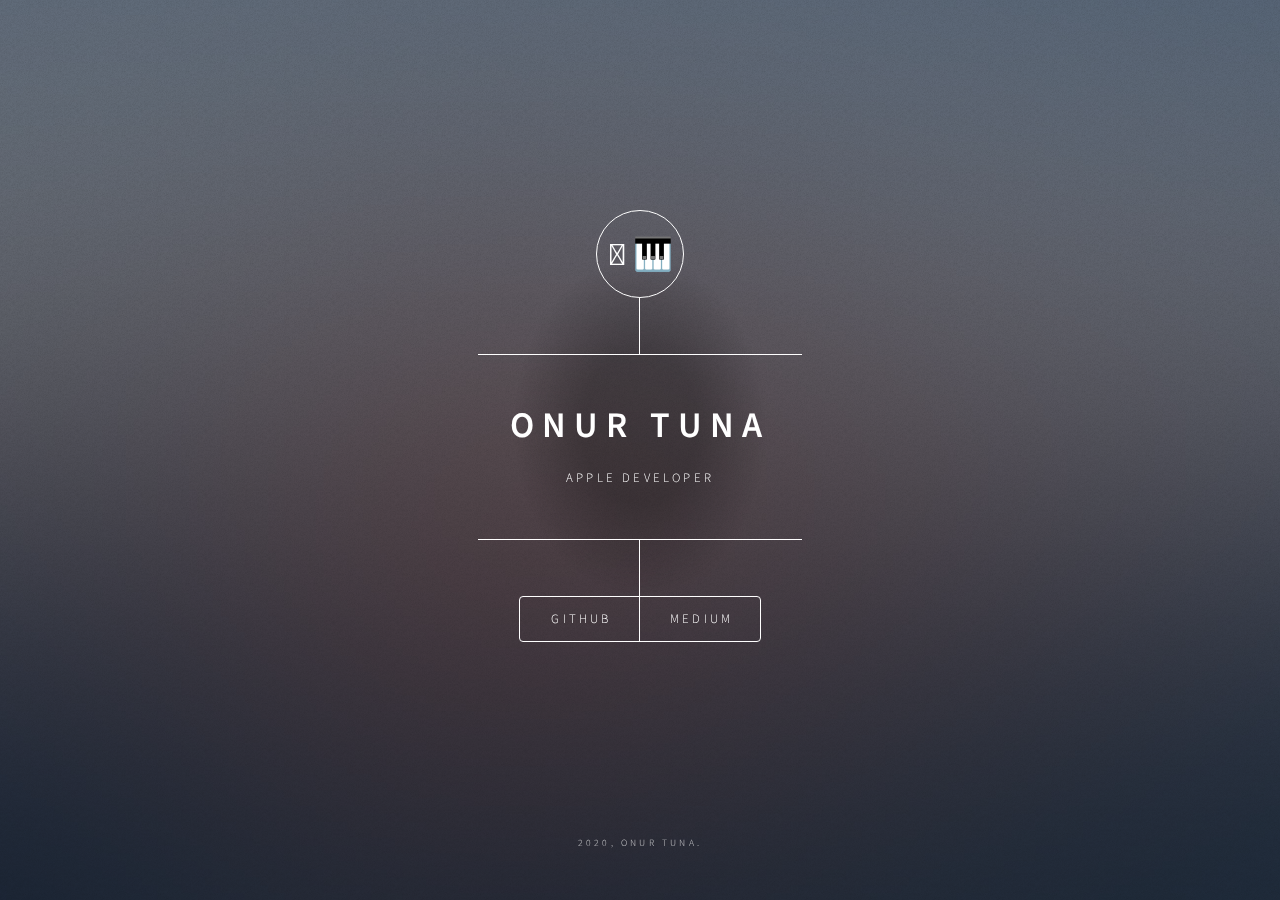
<file: index.html>
<!DOCTYPE HTML>
<!--
	Dimension by HTML5 UP
	html5up.net | @ajlkn
	Free for personal and commercial use under the CCA 3.0 license (html5up.net/license)
-->
<html>
	<head>
		<title>Onur Tuna</title>
		<meta charset="utf-8" />
		<meta name="viewport" content="width=device-width, initial-scale=1, user-scalable=no" />
		<link rel="stylesheet" href="assets/css/main.css" />
		<noscript><link rel="stylesheet" href="assets/css/noscript.css" /></noscript>
	</head>
	<body class="is-preload">

		<!-- Wrapper -->
			<div id="wrapper">

				<!-- Header -->
					<header id="header">
						<div class="logo">
							<p style="font-size: 200%"> 🎹</p>
						</div>
						<!--
						<div class="logo">
							<span class="icon fa-apple"></span>
						</div>
						-->
						<div class="content">
								
							<div class="inner">
								<h1>Onur Tuna</h1>
								<p>Apple Developer</p>
							</div>
						</div>
						<nav>
							<ul>
								<li><a href="https://github.com/onurtuna">Github</a></li>
								<li><a href="https://medium.com/@onurtuna">Medium</a></li>
								<!--<li><a href="#elements">Elements</a></li>-->
							</ul>
						</nav>
					</header>

				<!-- Main -->
					<div id="main">

						<!-- Intro -->
							<article id="intro">
								<h2 class="major">Intro</h2>
								<span class="image main"><img src="images/pic01.jpg" alt="" /></span>
								<p>Aenean ornare velit lacus, ac varius enim ullamcorper eu. Proin aliquam facilisis ante interdum congue. Integer mollis, nisl amet convallis, porttitor magna ullamcorper, amet egestas mauris. Ut magna finibus nisi nec lacinia. Nam maximus erat id euismod egestas. By the way, check out my <a href="#work">awesome work</a>.</p>
								<p>Lorem ipsum dolor sit amet, consectetur adipiscing elit. Duis dapibus rutrum facilisis. Class aptent taciti sociosqu ad litora torquent per conubia nostra, per inceptos himenaeos. Etiam tristique libero eu nibh porttitor fermentum. Nullam venenatis erat id vehicula viverra. Nunc ultrices eros ut ultricies condimentum. Mauris risus lacus, blandit sit amet venenatis non, bibendum vitae dolor. Nunc lorem mauris, fringilla in aliquam at, euismod in lectus. Pellentesque habitant morbi tristique senectus et netus et malesuada fames ac turpis egestas. In non lorem sit amet elit placerat maximus. Pellentesque aliquam maximus risus, vel sed vehicula.</p>
							</article>

						<!-- Work -->
							<article id="work">
								<h2 class="major">Work</h2>
								<span class="image main"><img src="images/pic02.jpg" alt="" /></span>
								<p>Adipiscing magna sed dolor elit. Praesent eleifend dignissim arcu, at eleifend sapien imperdiet ac. Aliquam erat volutpat. Praesent urna nisi, fringila lorem et vehicula lacinia quam. Integer sollicitudin mauris nec lorem luctus ultrices.</p>
								<p>Nullam et orci eu lorem consequat tincidunt vivamus et sagittis libero. Mauris aliquet magna magna sed nunc rhoncus pharetra. Pellentesque condimentum sem. In efficitur ligula tate urna. Maecenas laoreet massa vel lacinia pellentesque lorem ipsum dolor. Nullam et orci eu lorem consequat tincidunt. Vivamus et sagittis libero. Mauris aliquet magna magna sed nunc rhoncus amet feugiat tempus.</p>
							</article>

						<!-- About -->
							<article id="about">
								<h2 class="major">About</h2>
								<span class="image main"><img src="images/pic03.jpg" alt="" /></span>
								<p>Lorem ipsum dolor sit amet, consectetur et adipiscing elit. Praesent eleifend dignissim arcu, at eleifend sapien imperdiet ac. Aliquam erat volutpat. Praesent urna nisi, fringila lorem et vehicula lacinia quam. Integer sollicitudin mauris nec lorem luctus ultrices. Aliquam libero et malesuada fames ac ante ipsum primis in faucibus. Cras viverra ligula sit amet ex mollis mattis lorem ipsum dolor sit amet.</p>
							</article>

						<!-- Contact -->
							<article id="contact">
								<h2 class="major">Contact</h2>
								<form method="post" action="#">
									<div class="fields">
										<div class="field half">
											<label for="name">Name</label>
											<input type="text" name="name" id="name" />
										</div>
										<div class="field half">
											<label for="email">Email</label>
											<input type="text" name="email" id="email" />
										</div>
										<div class="field">
											<label for="message">Message</label>
											<textarea name="message" id="message" rows="4"></textarea>
										</div>
									</div>
									<ul class="actions">
										<li><input type="submit" value="Send Message" class="primary" /></li>
										<li><input type="reset" value="Reset" /></li>
									</ul>
								</form>
								<ul class="icons">
									<li><a href="#" class="icon brands fa-twitter"><span class="label">Twitter</span></a></li>
									<li><a href="#" class="icon brands fa-facebook-f"><span class="label">Facebook</span></a></li>
									<li><a href="#" class="icon brands fa-instagram"><span class="label">Instagram</span></a></li>
									<li><a href="#" class="icon brands fa-github"><span class="label">GitHub</span></a></li>
								</ul>
							</article>

						<!-- Elements -->
							<article id="elements">
								<h2 class="major">Elements</h2>

								<section>
									<h3 class="major">Text</h3>
									<p>This is <b>bold</b> and this is <strong>strong</strong>. This is <i>italic</i> and this is <em>emphasized</em>.
									This is <sup>superscript</sup> text and this is <sub>subscript</sub> text.
									This is <u>underlined</u> and this is code: <code>for (;;) { ... }</code>. Finally, <a href="#">this is a link</a>.</p>
									<hr />
									<h2>Heading Level 2</h2>
									<h3>Heading Level 3</h3>
									<h4>Heading Level 4</h4>
									<h5>Heading Level 5</h5>
									<h6>Heading Level 6</h6>
									<hr />
									<h4>Blockquote</h4>
									<blockquote>Fringilla nisl. Donec accumsan interdum nisi, quis tincidunt felis sagittis eget tempus euismod. Vestibulum ante ipsum primis in faucibus vestibulum. Blandit adipiscing eu felis iaculis volutpat ac adipiscing accumsan faucibus. Vestibulum ante ipsum primis in faucibus lorem ipsum dolor sit amet nullam adipiscing eu felis.</blockquote>
									<h4>Preformatted</h4>
									<pre><code>i = 0;

while (!deck.isInOrder()) {
    print 'Iteration ' + i;
    deck.shuffle();
    i++;
}

print 'It took ' + i + ' iterations to sort the deck.';</code></pre>
								</section>

								<section>
									<h3 class="major">Lists</h3>

									<h4>Unordered</h4>
									<ul>
										<li>Dolor pulvinar etiam.</li>
										<li>Sagittis adipiscing.</li>
										<li>Felis enim feugiat.</li>
									</ul>

									<h4>Alternate</h4>
									<ul class="alt">
										<li>Dolor pulvinar etiam.</li>
										<li>Sagittis adipiscing.</li>
										<li>Felis enim feugiat.</li>
									</ul>

									<h4>Ordered</h4>
									<ol>
										<li>Dolor pulvinar etiam.</li>
										<li>Etiam vel felis viverra.</li>
										<li>Felis enim feugiat.</li>
										<li>Dolor pulvinar etiam.</li>
										<li>Etiam vel felis lorem.</li>
										<li>Felis enim et feugiat.</li>
									</ol>
									<h4>Icons</h4>
									<ul class="icons">
										<li><a href="#" class="icon brands fa-twitter"><span class="label">Twitter</span></a></li>
										<li><a href="#" class="icon brands fa-facebook-f"><span class="label">Facebook</span></a></li>
										<li><a href="#" class="icon brands fa-instagram"><span class="label">Instagram</span></a></li>
										<li><a href="#" class="icon brands fa-github"><span class="label">Github</span></a></li>
									</ul>

									<h4>Actions</h4>
									<ul class="actions">
										<li><a href="#" class="button primary">Default</a></li>
										<li><a href="#" class="button">Default</a></li>
									</ul>
									<ul class="actions stacked">
										<li><a href="#" class="button primary">Default</a></li>
										<li><a href="#" class="button">Default</a></li>
									</ul>
								</section>

								<section>
									<h3 class="major">Table</h3>
									<h4>Default</h4>
									<div class="table-wrapper">
										<table>
											<thead>
												<tr>
													<th>Name</th>
													<th>Description</th>
													<th>Price</th>
												</tr>
											</thead>
											<tbody>
												<tr>
													<td>Item One</td>
													<td>Ante turpis integer aliquet porttitor.</td>
													<td>29.99</td>
												</tr>
												<tr>
													<td>Item Two</td>
													<td>Vis ac commodo adipiscing arcu aliquet.</td>
													<td>19.99</td>
												</tr>
												<tr>
													<td>Item Three</td>
													<td> Morbi faucibus arcu accumsan lorem.</td>
													<td>29.99</td>
												</tr>
												<tr>
													<td>Item Four</td>
													<td>Vitae integer tempus condimentum.</td>
													<td>19.99</td>
												</tr>
												<tr>
													<td>Item Five</td>
													<td>Ante turpis integer aliquet porttitor.</td>
													<td>29.99</td>
												</tr>
											</tbody>
											<tfoot>
												<tr>
													<td colspan="2"></td>
													<td>100.00</td>
												</tr>
											</tfoot>
										</table>
									</div>

									<h4>Alternate</h4>
									<div class="table-wrapper">
										<table class="alt">
											<thead>
												<tr>
													<th>Name</th>
													<th>Description</th>
													<th>Price</th>
												</tr>
											</thead>
											<tbody>
												<tr>
													<td>Item One</td>
													<td>Ante turpis integer aliquet porttitor.</td>
													<td>29.99</td>
												</tr>
												<tr>
													<td>Item Two</td>
													<td>Vis ac commodo adipiscing arcu aliquet.</td>
													<td>19.99</td>
												</tr>
												<tr>
													<td>Item Three</td>
													<td> Morbi faucibus arcu accumsan lorem.</td>
													<td>29.99</td>
												</tr>
												<tr>
													<td>Item Four</td>
													<td>Vitae integer tempus condimentum.</td>
													<td>19.99</td>
												</tr>
												<tr>
													<td>Item Five</td>
													<td>Ante turpis integer aliquet porttitor.</td>
													<td>29.99</td>
												</tr>
											</tbody>
											<tfoot>
												<tr>
													<td colspan="2"></td>
													<td>100.00</td>
												</tr>
											</tfoot>
										</table>
									</div>
								</section>

								<section>
									<h3 class="major">Buttons</h3>
									<ul class="actions">
										<li><a href="#" class="button primary">Primary</a></li>
										<li><a href="#" class="button">Default</a></li>
									</ul>
									<ul class="actions">
										<li><a href="#" class="button">Default</a></li>
										<li><a href="#" class="button small">Small</a></li>
									</ul>
									<ul class="actions">
										<li><a href="#" class="button primary icon solid fa-download">Icon</a></li>
										<li><a href="#" class="button icon solid fa-download">Icon</a></li>
									</ul>
									<ul class="actions">
										<li><span class="button primary disabled">Disabled</span></li>
										<li><span class="button disabled">Disabled</span></li>
									</ul>
								</section>

								<section>
									<h3 class="major">Form</h3>
									<form method="post" action="#">
										<div class="fields">
											<div class="field half">
												<label for="demo-name">Name</label>
												<input type="text" name="demo-name" id="demo-name" value="" placeholder="Jane Doe" />
											</div>
											<div class="field half">
												<label for="demo-email">Email</label>
												<input type="email" name="demo-email" id="demo-email" value="" placeholder="jane@untitled.tld" />
											</div>
											<div class="field">
												<label for="demo-category">Category</label>
												<select name="demo-category" id="demo-category">
													<option value="">-</option>
													<option value="1">Manufacturing</option>
													<option value="1">Shipping</option>
													<option value="1">Administration</option>
													<option value="1">Human Resources</option>
												</select>
											</div>
											<div class="field half">
												<input type="radio" id="demo-priority-low" name="demo-priority" checked>
												<label for="demo-priority-low">Low</label>
											</div>
											<div class="field half">
												<input type="radio" id="demo-priority-high" name="demo-priority">
												<label for="demo-priority-high">High</label>
											</div>
											<div class="field half">
												<input type="checkbox" id="demo-copy" name="demo-copy">
												<label for="demo-copy">Email me a copy</label>
											</div>
											<div class="field half">
												<input type="checkbox" id="demo-human" name="demo-human" checked>
												<label for="demo-human">Not a robot</label>
											</div>
											<div class="field">
												<label for="demo-message">Message</label>
												<textarea name="demo-message" id="demo-message" placeholder="Enter your message" rows="6"></textarea>
											</div>
										</div>
										<ul class="actions">
											<li><input type="submit" value="Send Message" class="primary" /></li>
											<li><input type="reset" value="Reset" /></li>
										</ul>
									</form>
								</section>

							</article>

					</div>

				<!-- Footer -->
					<footer id="footer">
						<p class="copyright">2020, Onur Tuna</a>.</p>
					</footer>

			</div>

		<!-- BG -->
			<div id="bg"></div>

		<!-- Scripts -->
			<script src="assets/js/jquery.min.js"></script>
			<script src="assets/js/browser.min.js"></script>
			<script src="assets/js/breakpoints.min.js"></script>
			<script src="assets/js/util.js"></script>
			<script src="assets/js/main.js"></script>

	</body>
</html>
</file>
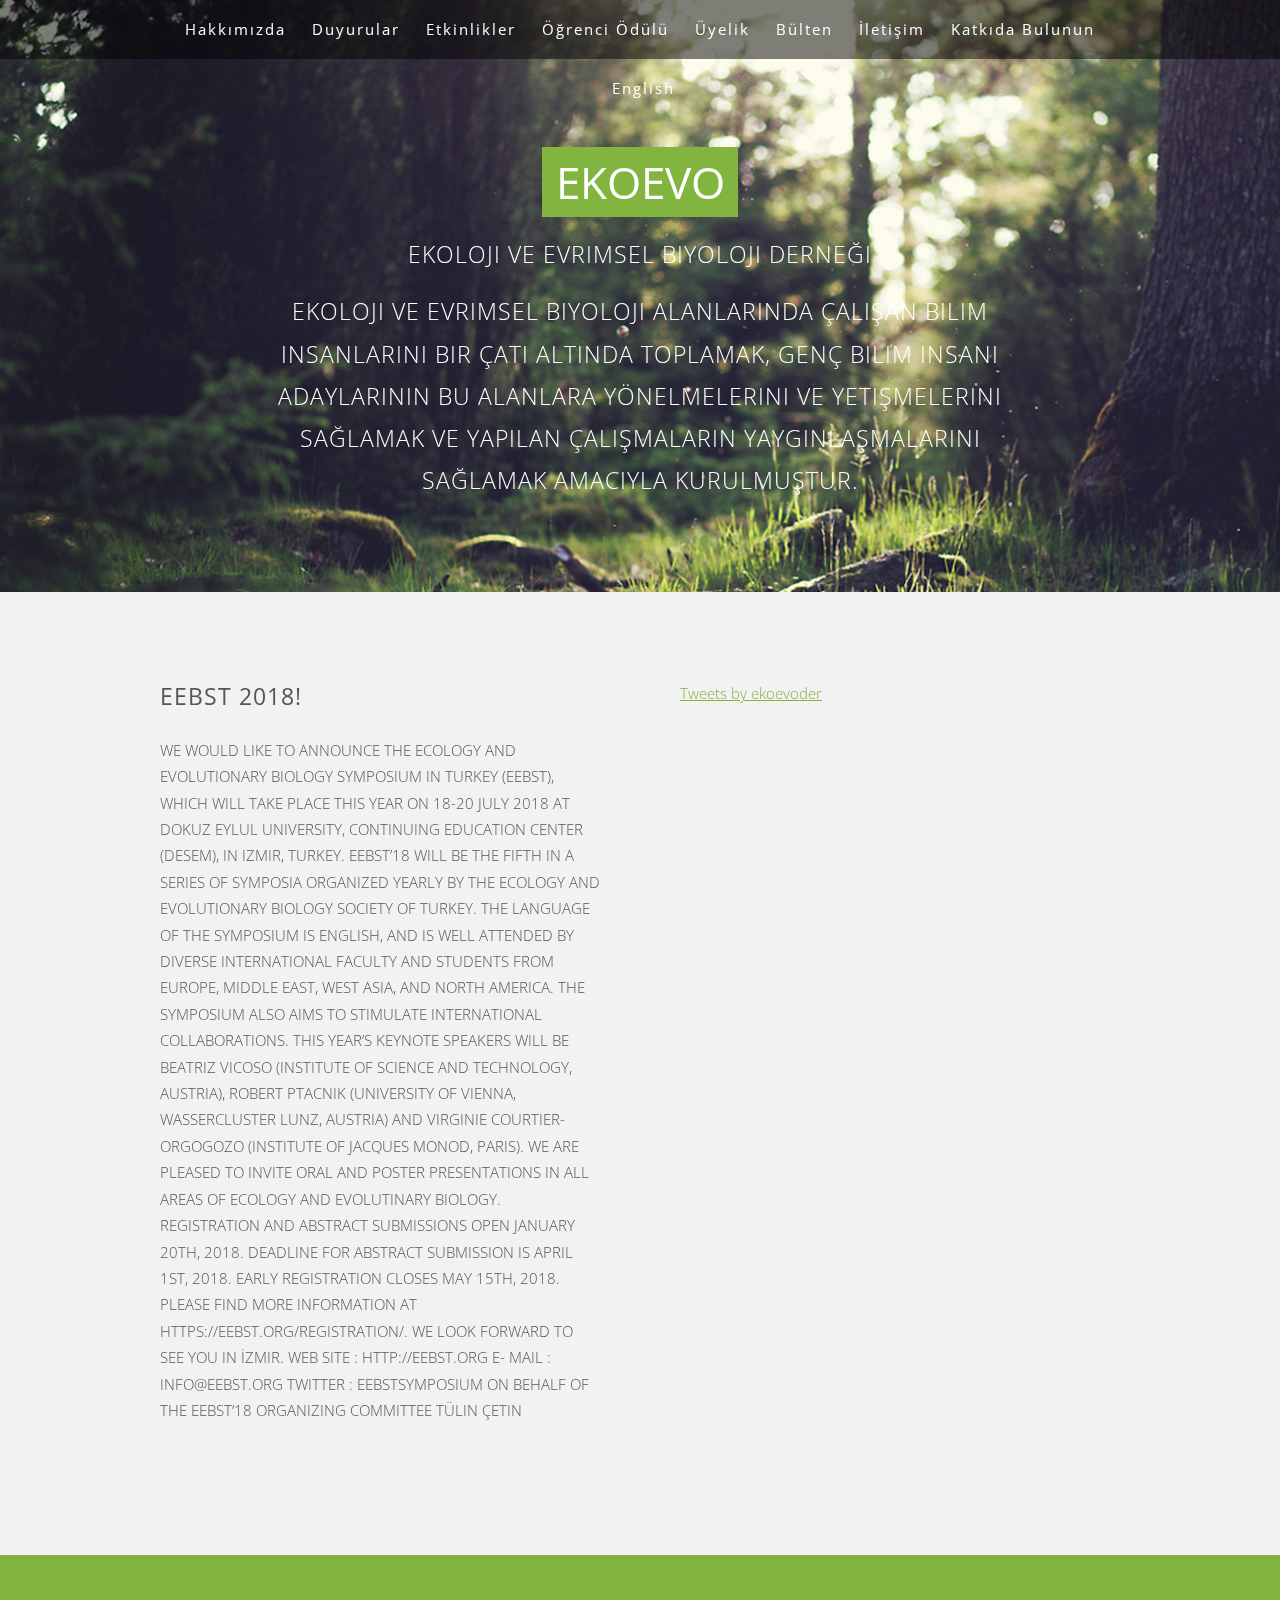
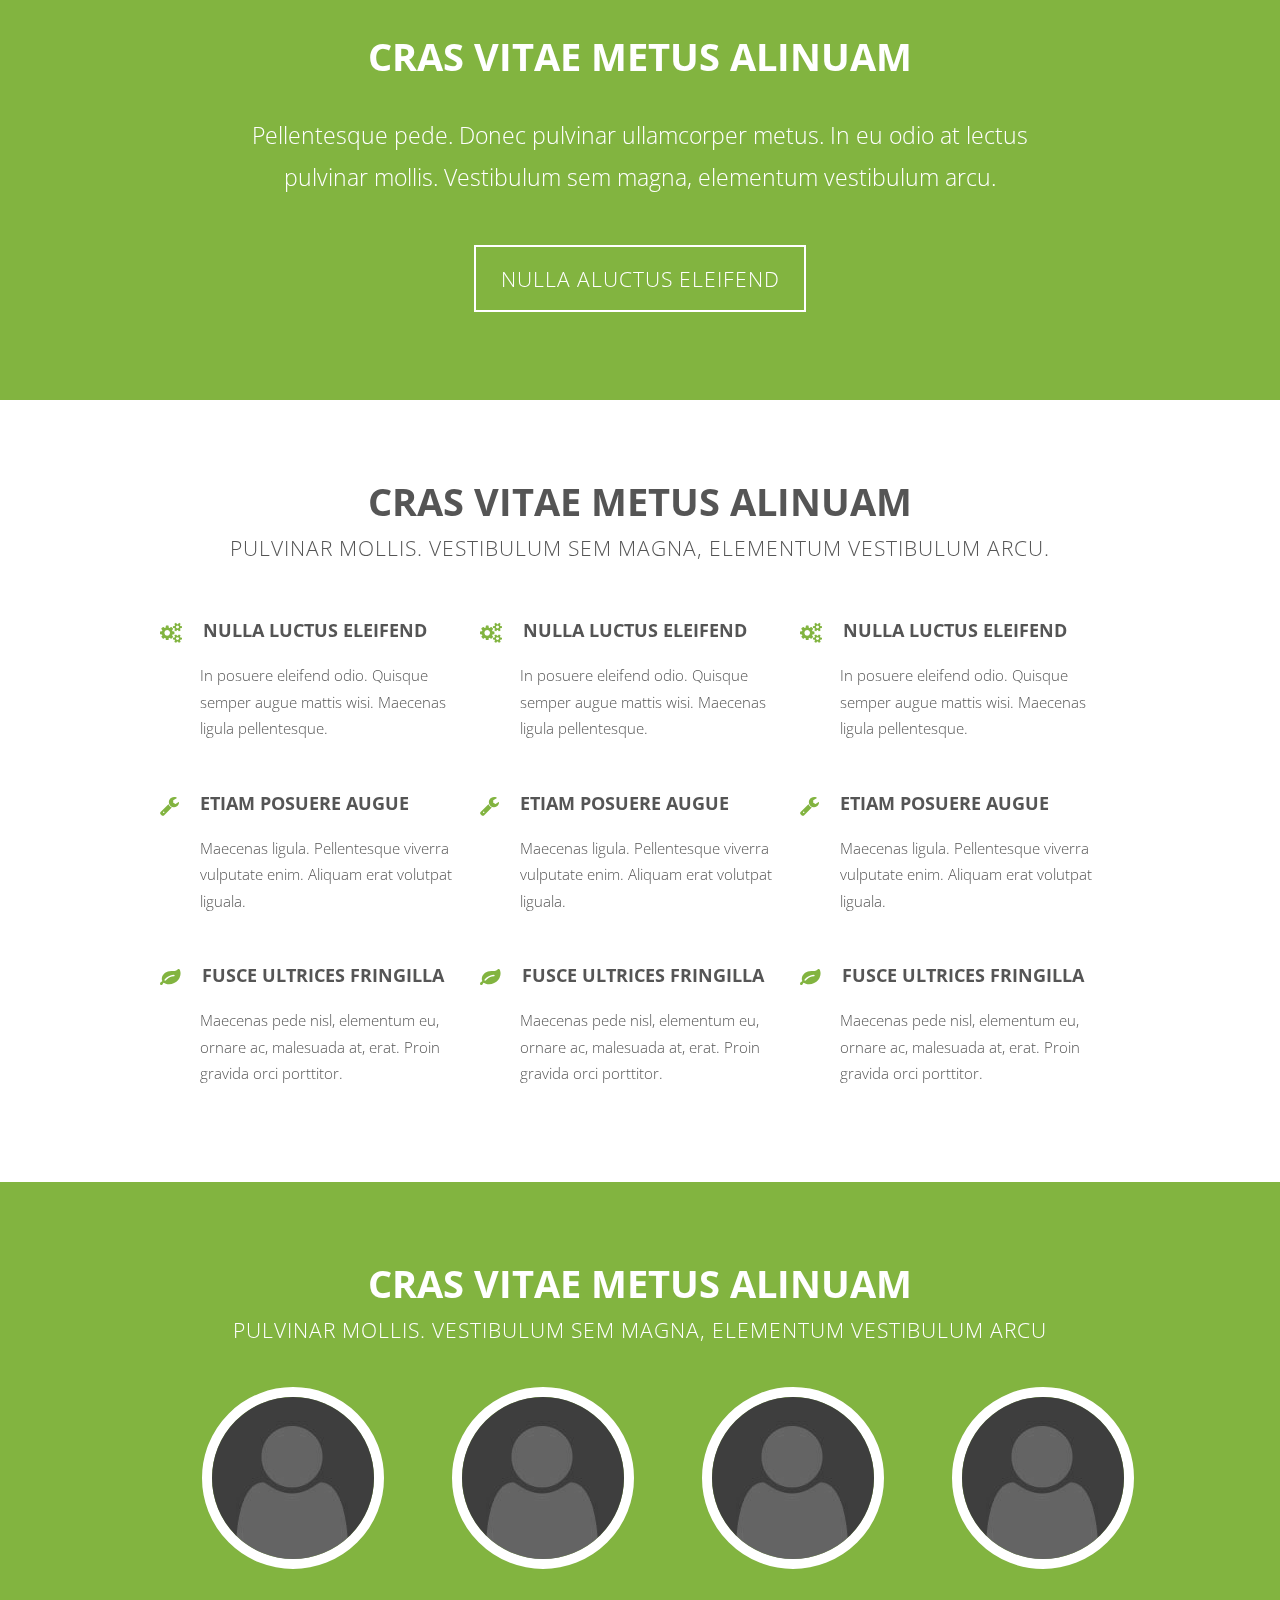
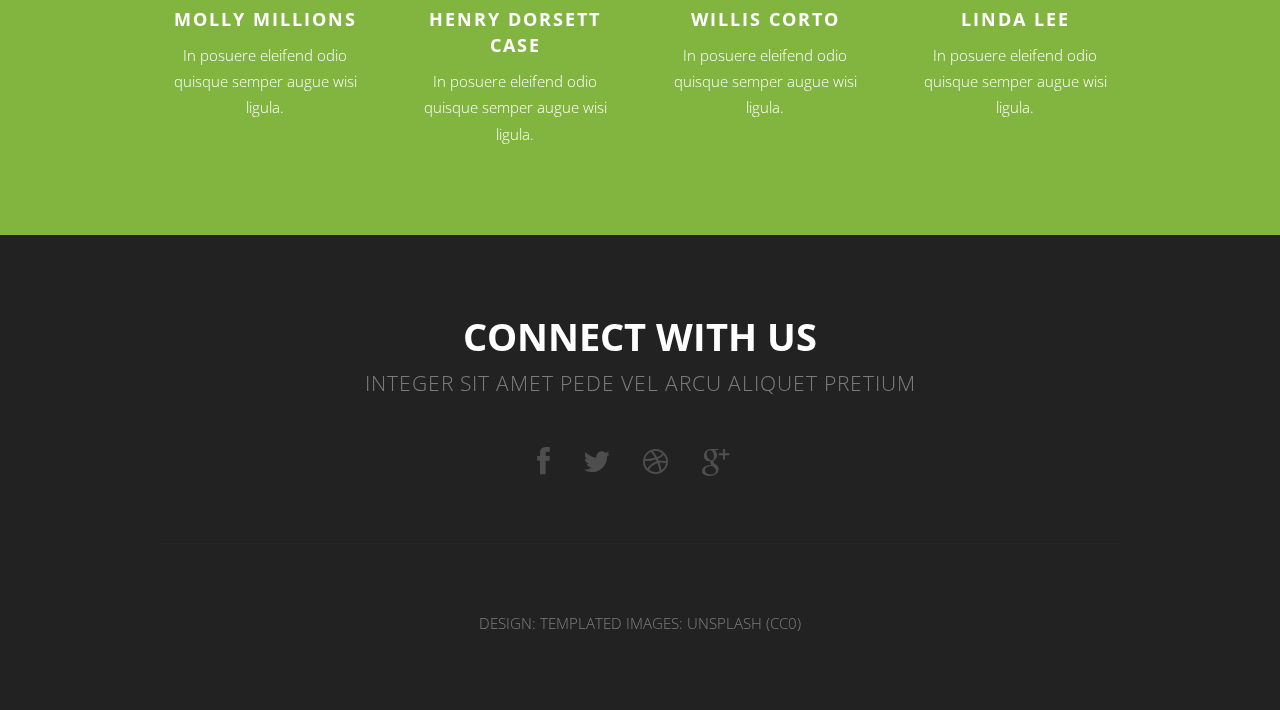
<file: ekoevo/index.html>
<!DOCTYPE HTML>
<!--
	Solarize by TEMPLATED
	templated.co @templatedco
	Released for free under the Creative Commons Attribution 3.0 license (templated.co/license)
-->
<html>
	<head>
		<title>Solarize by TEMPLATED</title>
		<meta http-equiv="content-type" content="text/html; charset=utf-8" />
		<meta name="description" content="" />
		<meta name="keywords" content="" />
		<!--[if lte IE 8]><script src="css/ie/html5shiv.js"></script><![endif]-->
		<script src="js/jquery.min.js"></script>
		<script src="js/jquery.dropotron.min.js"></script>
		<script src="js/skel.min.js"></script>
		<script src="js/skel-layers.min.js"></script>
		<script src="js/init.js"></script>
		<noscript>
			<link rel="stylesheet" href="css/skel.css" />
			<link rel="stylesheet" href="css/style.css" />
		</noscript>
		<!--[if lte IE 8]><link rel="stylesheet" href="css/ie/v8.css" /><![endif]-->
	</head>
	<body class="homepage">

		<!-- Header Wrapper -->
			<div class="wrapper style1">
			
			<!-- Header -->
				<div id="header">
					<div class="container">
							
						<!-- Logo -->
							<h1><a href="#" id="logo">Ekoevo</a></h1>
						
						<!-- Nav -->
							<nav id="nav">
								<ul>
									<!--
									<li class="active"><a href="index.html">Home</a></li>
									<li>
										<a href="">Dropdown</a>
										<ul>
											<li><a href="#">Lorem ipsum dolor</a></li>
											<li><a href="#">Magna phasellus</a></li>
											<li><a href="#">Etiam dolore nisl</a></li>
											<li>
												<a href="">Phasellus consequat</a>
												<ul>
													<li><a href="#">Lorem ipsum dolor</a></li>
													<li><a href="#">Phasellus consequat</a></li>
													<li><a href="#">Magna phasellus</a></li>
													<li><a href="#">Etiam dolore nisl</a></li>
													<li><a href="#">Veroeros feugiat</a></li>
												</ul>
											</li>
											<li><a href="#">Veroeros feugiat</a></li>
										</ul>
									</li>
									<li><a href="left-sidebar.html">Left Sidebar</a></li>
									<li><a href="right-sidebar.html">Right Sidebar</a></li>
									<li><a href="no-sidebar.html">No Sidebar</a></li>
									-->
									<li>
										<a href="">Hakkımızda</a>
										<ul>
											<li><a href="">Tüzük</a></li>
											<li><a href="">Yönetim Kurulu</a></li>
											<li><a href="">Tarihçe</a></li>
										</ul>
									</li>

									<li>
										<a href="">Duyurular</a>
										<ul>
											<li><a href="">Açıklamalar</a></li>
											<li><a href="">Basından</a></li>
											<li><a href="">Yayınlar</a></li>
										</ul>
									</li>

									<li>
										<a href="">Etkinlikler</a>
										<ul>
											<li><a href="">Gelecek</a></li>
											<li><a href="">Geçmiş</a></li>
										</ul>
									</li>

									<li class="active"><a href="index.html">Öğrenci Ödülü</a></li>

									<li class="active"><a href="index.html">Üyelik</a></li>

									<li class="active"><a href="index.html">Bülten</a></li>

									<li class="active"><a href="index.html">İletişim</a></li>

									<li>
										<a href="">Katkıda Bulunun</a>
										<ul>
											<li><a href="">Bağışta Bulunun</a></li>
											<li><a href="">E-Posta Bültenimize Üye Olun</a></li>
											<li><a href="">Aidat</a></li>
										</ul>
									</li>

									<li class="active"><a href="index.html">English</a></li>
								</ul>
							</nav>
	
					</div>
				</div>
				
			<!-- Banner -->
				<div id="banner">
					<section class="container">
						<h2>EkoEvo</h2>
						<span>Ekoloji ve Evrimsel Biyoloji Derneği</span>
						<p>Ekoloji ve evrimsel biyoloji alanlarında çalışan bilim insanlarını bir çatı altında toplamak, genç bilim insanı adaylarının bu alanlara yönelmelerini ve yetişmelerini sağlamak ve yapılan çalışmaların yaygınlaşmalarını sağlamak amacıyla kurulmuştur. </p>
					</section>
				</div>

			</div>
		
		<!-- Section One -->
			<div class="wrapper style2">
				<section class="container">
					<div class="row double">
						<div class="6u">
							<header class="major">
								<h3>EEBST 2018!</h3>
								<p>
								We would like to announce the  Ecology and Evolutionary Biology Symposium in Turkey (EEBST), which will take place this year on 18-20 July 2018 at Dokuz Eylul University, Continuing Education Center (DESEM), in Izmir, Turkey. EEBST’18 will be the fifth in a series of symposia organized yearly by the Ecology and Evolutionary Biology Society of Turkey. The language of the symposium is English, and is well attended by diverse international faculty and students from Europe, Middle East, West Asia, and North America. The symposium also aims to stimulate international collaborations.

This year’s keynote speakers will be Beatriz Vicoso (Institute of Science and Technology, Austria), Robert Ptacnik (University of Vienna, WasserCluster Lunz, Austria) and  Virginie Courtier-Orgogozo (Institute of Jacques Monod, Paris).

We are pleased to invite oral and poster presentations in all areas of Ecology and Evolutinary Biology. Registration and abstract submissions open January 20th, 2018. Deadline for abstract submission is April 1st, 2018. Early registration closes May 15th, 2018. Please find more information at https://eebst.org/registration/.

We look forward to see you in İzmir.

Web site :  http://eebst.org

E- mail   :  info@eebst.org

Twitter    :  eebstsymposium

On behalf of the EEBST’18 Organizing Committee

Tülin Çetin</p>
							</header>
						</div>
						<div class="6u">
							<p><a class="twitter-timeline" data-link-color="#19CF86" href="https://twitter.com/ekoevoder?ref_src=twsrc%5Etfw">Tweets by ekoevoder</a> <script async src="https://platform.twitter.com/widgets.js" charset="utf-8"></script></p>
							<!-- <a href="#" class="button">Geçmiş Faaliyetler</a> -->
						</div>
					</div>
				</section>
			</div>

		<!-- Section Two -->
			<div class="wrapper style3">
				<section class="container">
					<header class="major">
						<h2>Cras vitae metus aliNuam</h2>
					</header>
					<p>Pellentesque pede. Donec pulvinar ullamcorper metus. In eu odio at lectus pulvinar mollis. Vestibulum sem magna, elementum vestibulum arcu.</p>
					<a href="#" class="button alt">Nulla aluctus eleifend</a>
				</section>
			</div>

		<!-- Section Three -->
			<div class="wrapper style4">
				<section class="container">
					<header class="major">
						<h2>Cras vitae metus aliNuam</h2>
						<span class="byline">pulvinar mollis. Vestibulum sem magna, elementum vestibulum arcu.</span>
					</header>
					<div class="row flush">
						<div class="4u">
							<ul class="special-icons">
								<li>
									<span class="fa fa-cogs"></span>
									<h3>Nulla luctus eleifend</h3>
									<p>In posuere eleifend odio. Quisque semper augue mattis wisi. Maecenas ligula pellentesque.</p>
								</li>
								<li>
									<span class="fa fa-wrench"></span>
									<h3>Etiam posuere augue</h3>
									<p>Maecenas ligula. Pellentesque viverra vulputate enim. Aliquam erat volutpat liguala.</p>
								</li>
								<li>
									<span class="fa fa-leaf"></span>
									<h3>Fusce ultrices fringilla</h3>
									<p>Maecenas pede nisl, elementum eu, ornare ac, malesuada at, erat. Proin gravida orci porttitor.</p>
								</li>
							</ul>
						</div>
						<div class="4u">
							<ul class="special-icons">
								<li>
									<span class="fa fa-cogs"></span>
									<h3>Nulla luctus eleifend</h3>
									<p>In posuere eleifend odio. Quisque semper augue mattis wisi. Maecenas ligula pellentesque.</p>
								</li>
								<li>
									<span class="fa fa-wrench"></span>
									<h3>Etiam posuere augue</h3>
									<p>Maecenas ligula. Pellentesque viverra vulputate enim. Aliquam erat volutpat liguala.</p>
								</li>
								<li>
									<span class="fa fa-leaf"></span>
									<h3>Fusce ultrices fringilla</h3>
									<p>Maecenas pede nisl, elementum eu, ornare ac, malesuada at, erat. Proin gravida orci porttitor.</p>
								</li>
							</ul>
						</div>
						<div class="4u">
							<ul class="special-icons">
								<li>
									<span class="fa fa-cogs"></span>
									<h3>Nulla luctus eleifend</h3>
									<p>In posuere eleifend odio. Quisque semper augue mattis wisi. Maecenas ligula pellentesque.</p>
								</li>
								<li>
									<span class="fa fa-wrench"></span>
									<h3>Etiam posuere augue</h3>
									<p>Maecenas ligula. Pellentesque viverra vulputate enim. Aliquam erat volutpat liguala.</p>
								</li>
								<li>
									<span class="fa fa-leaf"></span>
									<h3>Fusce ultrices fringilla</h3>
									<p>Maecenas pede nisl, elementum eu, ornare ac, malesuada at, erat. Proin gravida orci porttitor.</p>
								</li>
							</ul>
						</div>
					</div>
				</section>
			</div>
		
		<!-- Team -->
			<div class="wrapper style5">
				<section id="team" class="container">
					<header class="major">
						<h2>Cras vitae metus aliNuam</h2>
						<span class="byline">pulvinar mollis. Vestibulum sem magna, elementum vestibulum arcu</span>
					</header>
					<div class="row">
						<div class="3u">
							<a href="#" class="image"><img src="images/placeholder.png" alt=""></a>
							<h3>Molly Millions</h3>
							<p>In posuere eleifend odio quisque semper augue wisi ligula.</p>
						</div>
						<div class="3u">
							<a href="#" class="image"><img src="images/placeholder.png" alt=""></a>
							<h3>Henry Dorsett Case</h3>
							<p>In posuere eleifend odio quisque semper augue wisi ligula.</p>
						</div>
						<div class="3u">
							<a href="#" class="image"><img src="images/placeholder.png" alt=""></a>
							<h3>Willis Corto</h3>
							<p>In posuere eleifend odio quisque semper augue wisi ligula.</p>
						</div>
						<div class="3u">
							<a href="#" class="image"><img src="images/placeholder.png" alt=""></a>
							<h3>Linda Lee</h3>
							<p>In posuere eleifend odio quisque semper augue wisi ligula.</p>
						</div>
					</div>
				</section>
			</div>

	<!-- Footer -->
		<div id="footer">
			<section class="container">
				<header class="major">
					<h2>Connect with us</h2>
					<span class="byline">Integer sit amet pede vel arcu aliquet pretium</span>
				</header>
				<ul class="icons">
					<li class="active"><a href="#" class="fa fa-facebook"><span>Facebook</span></a></li>
					<li><a href="#" class="fa fa-twitter"><span>Twitter</span></a></li>
					<li><a href="#" class="fa fa-dribbble"><span>Pinterest</span></a></li>
					<li><a href="#" class="fa fa-google-plus"><span>Google+</span></a></li>
				</ul>
				<hr />
			</section>
			
			<!-- Copyright -->
				<div id="copyright">
					Design: <a href="http://templated.co">TEMPLATED</a> Images: <a href="http://unsplash.com">Unsplash</a> (<a href="http://unsplash.com/cc0">CC0</a>)
				</div>			
		</div>

	</body>
</html>
</file>
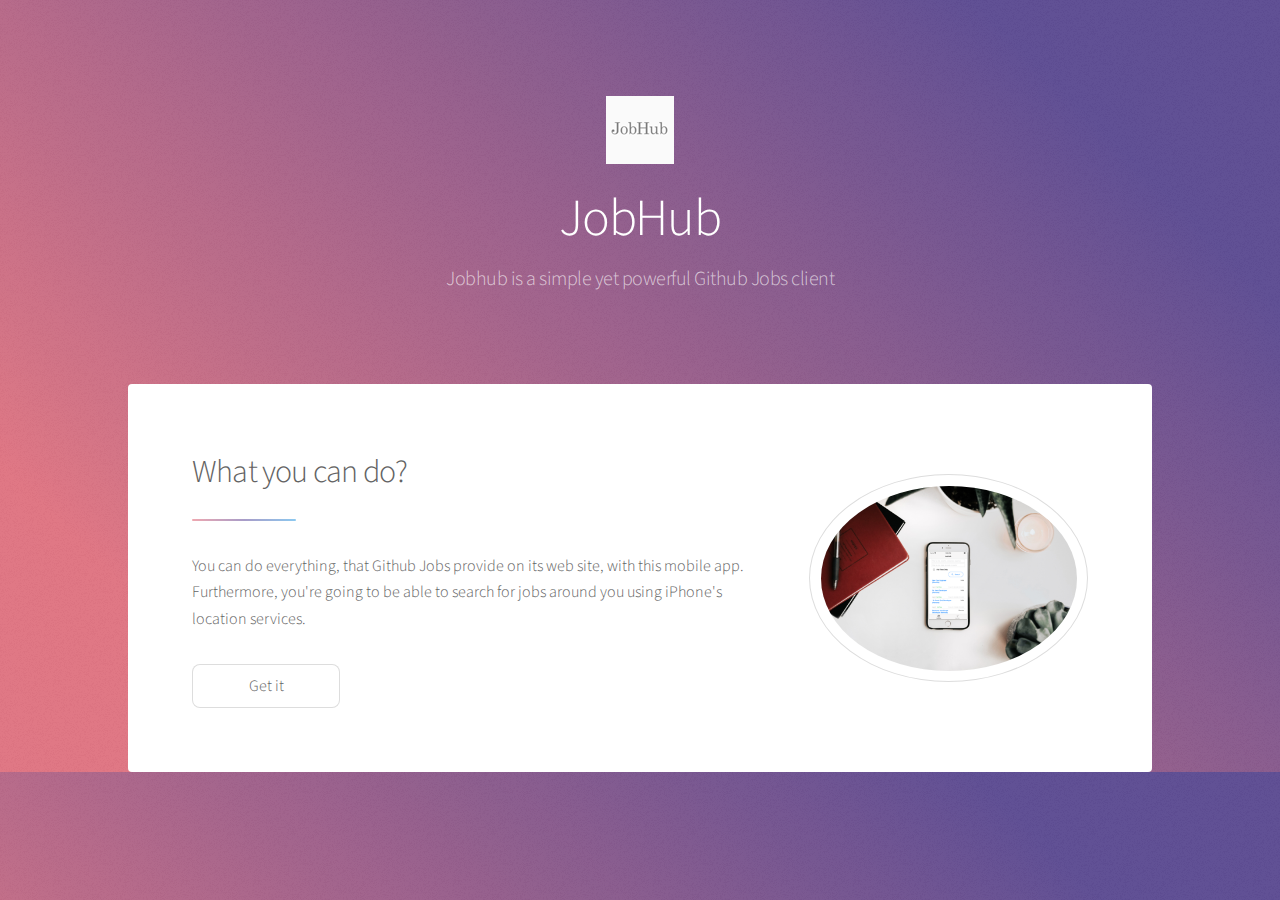
<file: jobhub/index.html>
<!DOCTYPE HTML>
<!--
	Stellar by HTML5 UP
	html5up.net | @ajlkn
	Free for personal and commercial use under the CCA 3.0 license (html5up.net/license)
-->
<html>
	<head>
		<title>JobHub</title>
		<meta charset="utf-8" />
		<meta name="viewport" content="width=device-width, initial-scale=1, user-scalable=no" />
		<link rel="stylesheet" href="assets/css/main.css" />
		<noscript><link rel="stylesheet" href="assets/css/noscript.css" /></noscript>
	</head>
	<body class="is-preload">

		<!-- Wrapper -->
			<div id="wrapper">

				<!-- Header -->
					<header id="header" class="alt">
						<span class="logo"><img src="images/logo.png" alt="" /></span>
						<h1>JobHub</h1>
						<p>Jobhub is a simple yet powerful Github Jobs client<br />
					</header>

				<!-- Main -->
					<div id="main">

						<!-- Introduction -->
							<section id="intro" class="main">
								<div class="spotlight">
									<div class="content">
										<header class="major">
											<h2>What you can do?</h2>
										</header>
										<p>You can do everything, that Github Jobs provide on its web site, with this mobile app. Furthermore, you're going to be able to search for jobs around you using iPhone's location services.</i></p>
										
										<ul class="actions">
											<li><a href="#" class="button">Get it</a></li>
										</ul>
									</div>
									<span class="image"><img src="images/pic01.png" alt="" /></span>
								</div>
							</section>

						

				

			</div>

		<!-- Scripts -->
			<script src="assets/js/jquery.min.js"></script>
			<script src="assets/js/jquery.scrollex.min.js"></script>
			<script src="assets/js/jquery.scrolly.min.js"></script>
			<script src="assets/js/browser.min.js"></script>
			<script src="assets/js/breakpoints.min.js"></script>
			<script src="assets/js/util.js"></script>
			<script src="assets/js/main.js"></script>

	</body>
</html>
</file>
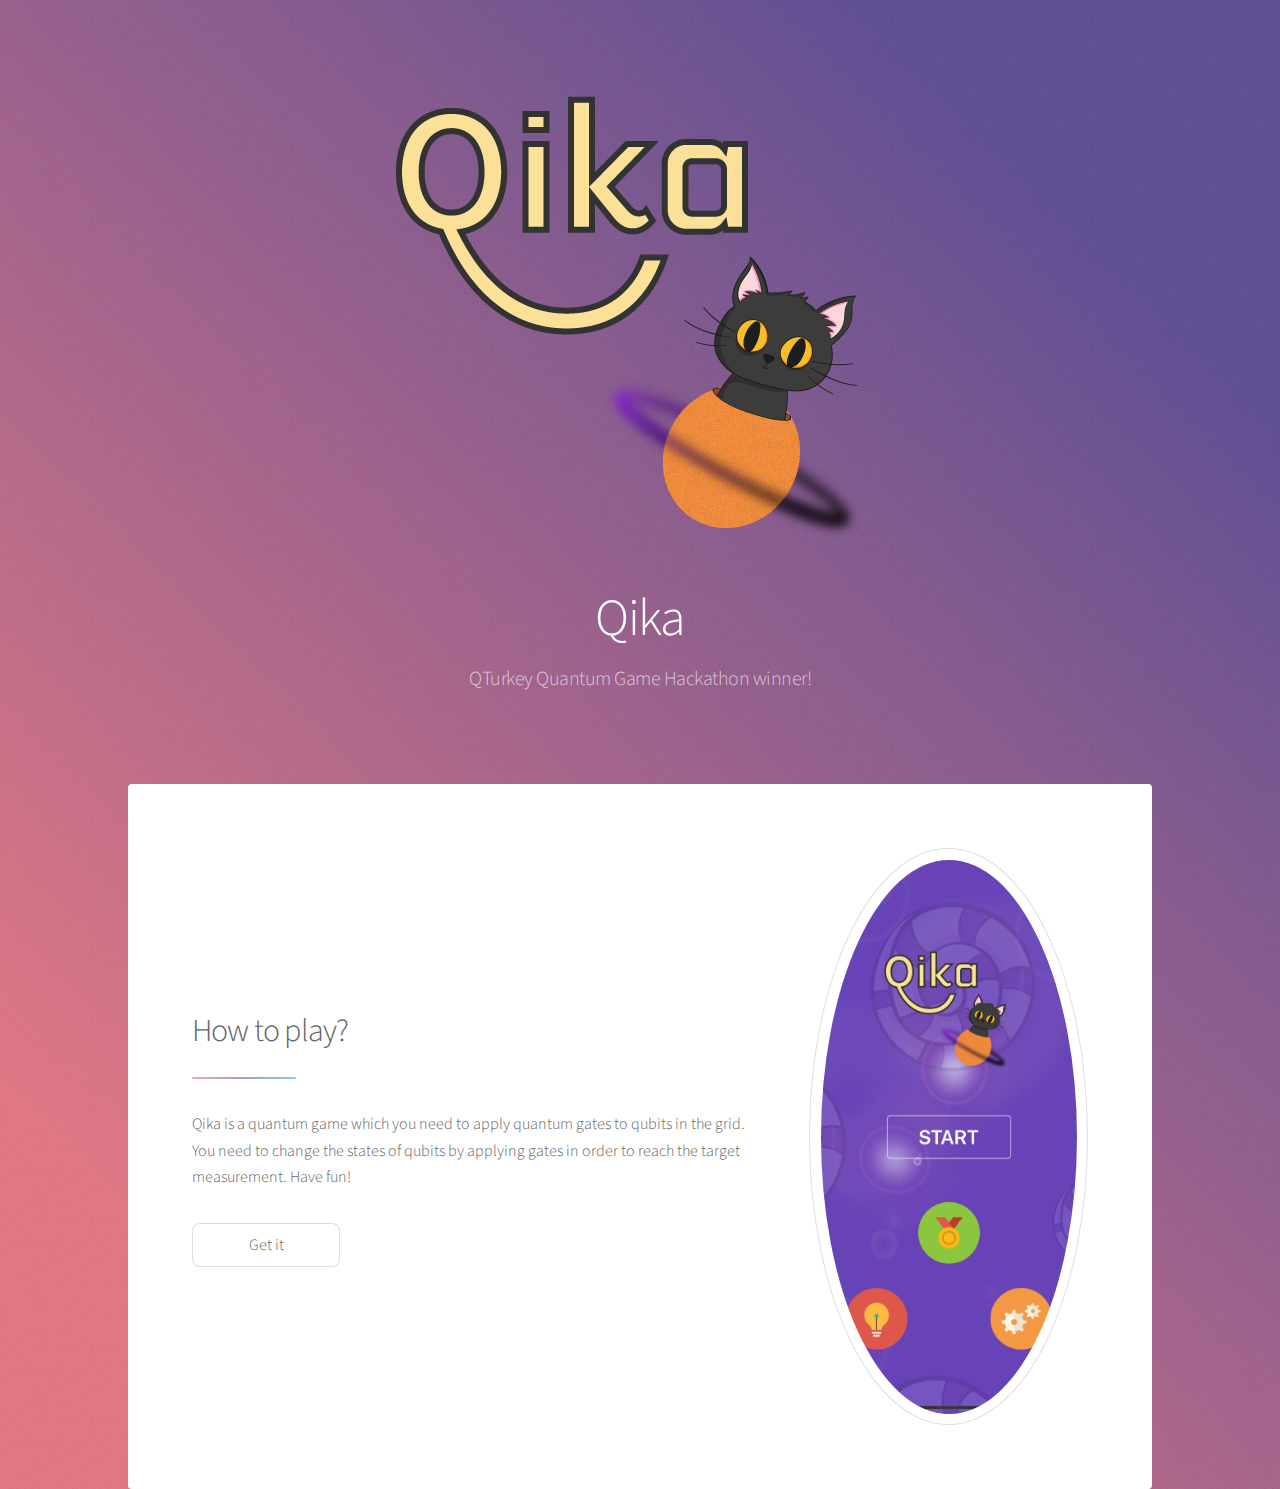
<file: qika/index.html>
<!DOCTYPE HTML>
<!--
	Stellar by HTML5 UP
	html5up.net | @ajlkn
	Free for personal and commercial use under the CCA 3.0 license (html5up.net/license)
-->
<html>
	<head>
		<title>Qika</title>
		<meta charset="utf-8" />
		<meta name="viewport" content="width=device-width, initial-scale=1, user-scalable=no" />
		<link rel="stylesheet" href="assets/css/main.css" />
		<noscript><link rel="stylesheet" href="assets/css/noscript.css" /></noscript>
	</head>
	<body class="is-preload">

		<!-- Wrapper -->
			<div id="wrapper">

				<!-- Header -->
					<header id="header" class="alt">
						<span class="logo"><img src="images/logo.png" alt="" /></span>
						<h1>Qika</h1>
						<p>QTurkey Quantum Game Hackathon winner!<br />
					</header>

				<!-- Main -->
					<div id="main">

						<!-- Introduction -->
							<section id="intro" class="main">
								<div class="spotlight">
									<div class="content">
										<header class="major">
											<h2>How to play?</h2>
										</header>
										<p>Qika is a quantum game which you need to apply quantum gates to qubits in the grid. You need to change the states of qubits by applying gates in order to reach the target measurement.

											Have fun!</i></p>
										
										<ul class="actions">
											<li><a href="#" class="button">Get it</a></li>
										</ul>
									</div>
									<span class="image"><img src="images/pic01.png" alt="" /></span>
								</div>
							</section>

						

				

			</div>

		<!-- Scripts -->
			<script src="assets/js/jquery.min.js"></script>
			<script src="assets/js/jquery.scrollex.min.js"></script>
			<script src="assets/js/jquery.scrolly.min.js"></script>
			<script src="assets/js/browser.min.js"></script>
			<script src="assets/js/breakpoints.min.js"></script>
			<script src="assets/js/util.js"></script>
			<script src="assets/js/main.js"></script>

	</body>
</html>
</file>
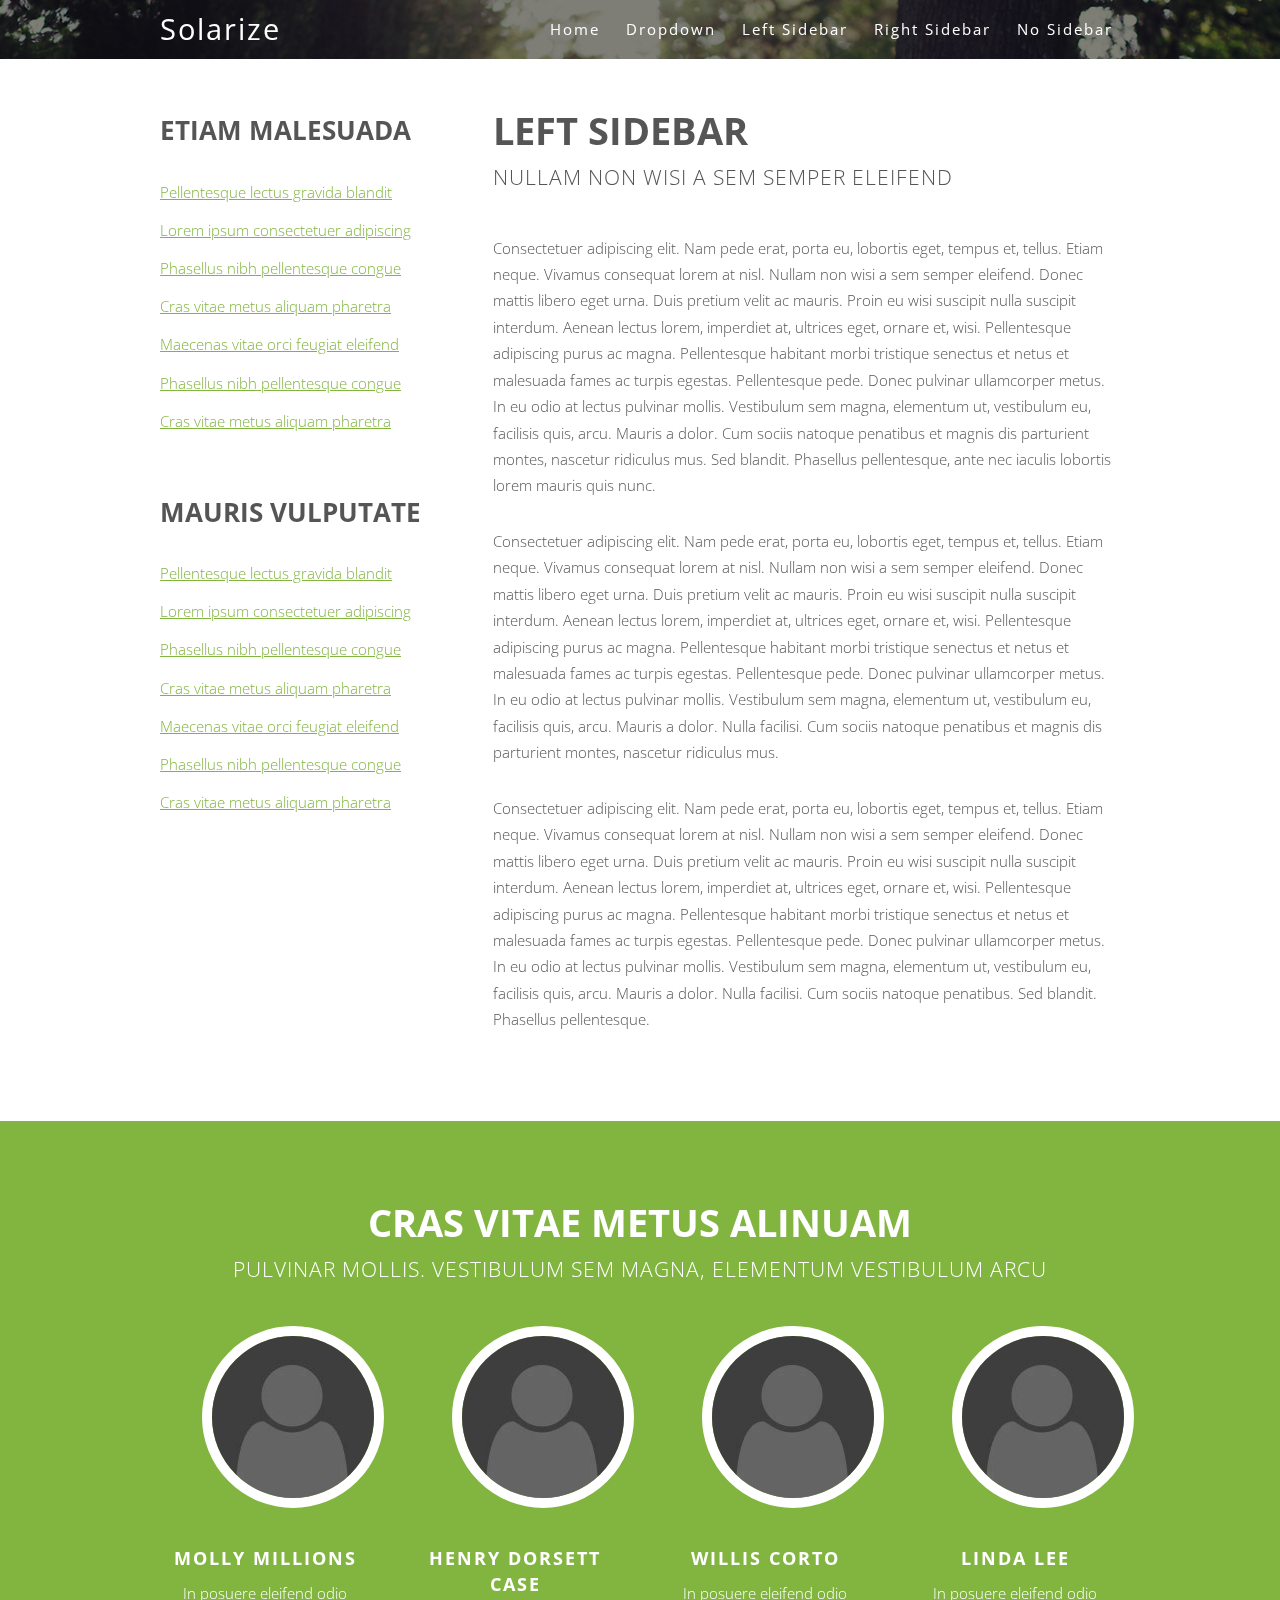
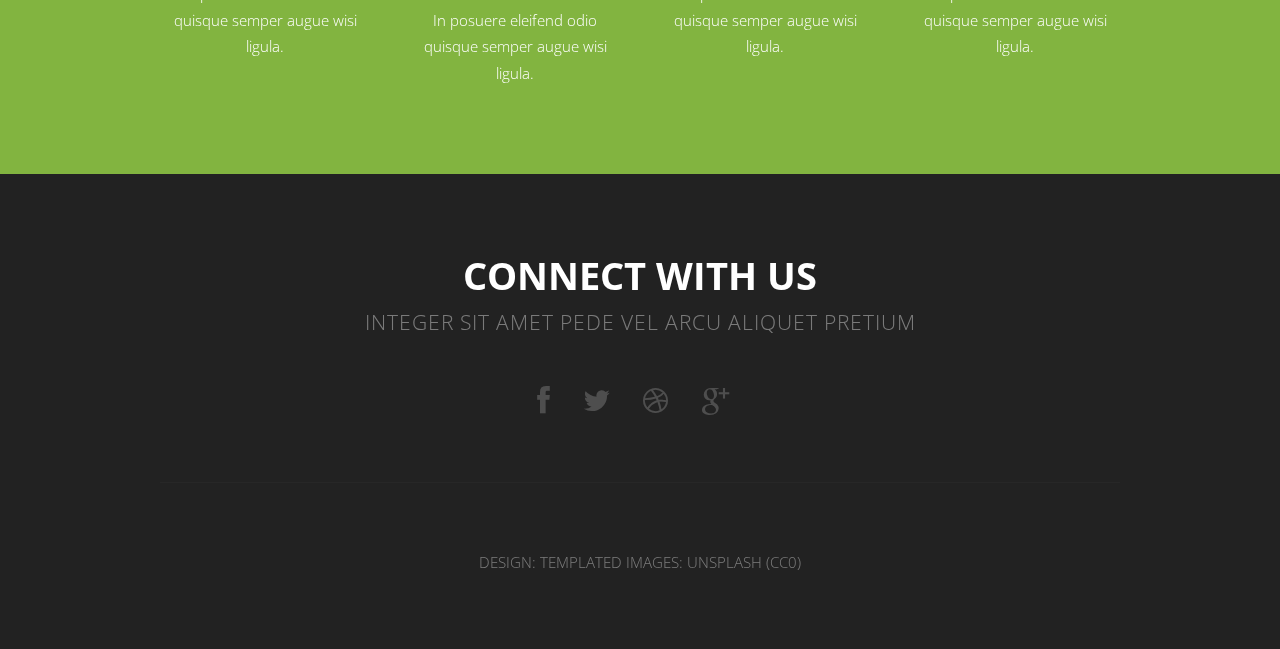
<file: left-sidebar.html>
<!DOCTYPE HTML>
<!--
	Solarize by TEMPLATED
	templated.co @templatedco
	Released for free under the Creative Commons Attribution 3.0 license (templated.co/license)
-->
<html>
	<head>
		<title>Left Sidebar - Solarize by TEMPLATED</title>
		<meta http-equiv="content-type" content="text/html; charset=utf-8" />
		<meta name="description" content="" />
		<meta name="keywords" content="" />
		<!--[if lte IE 8]><script src="css/ie/html5shiv.js"></script><![endif]-->
		<script src="js/jquery.min.js"></script>
		<script src="js/jquery.dropotron.min.js"></script>
		<script src="js/skel.min.js"></script>
		<script src="js/skel-layers.min.js"></script>
		<script src="js/init.js"></script>
		<noscript>
			<link rel="stylesheet" href="css/skel.css" />
			<link rel="stylesheet" href="css/style.css" />
		</noscript>
		<!--[if lte IE 8]><link rel="stylesheet" href="css/ie/v8.css" /><![endif]-->
	</head>
	<body>

		<!-- Header Wrapper -->
			<div class="wrapper style1">
			
				<!-- Header -->
					<div id="header">
						<div class="container">
								
							<!-- Logo -->
								<h1><a href="#" id="logo">Solarize</a></h1>
							
							<!-- Nav -->
								<nav id="nav">
									<ul>
										<li class="active"><a href="index.html">Home</a></li>
										<li>
											<a href="">Dropdown</a>
											<ul>
												<li><a href="#">Lorem ipsum dolor</a></li>
												<li><a href="#">Magna phasellus</a></li>
												<li><a href="#">Etiam dolore nisl</a></li>
												<li>
													<a href="">Phasellus consequat</a>
													<ul>
														<li><a href="#">Lorem ipsum dolor</a></li>
														<li><a href="#">Phasellus consequat</a></li>
														<li><a href="#">Magna phasellus</a></li>
														<li><a href="#">Etiam dolore nisl</a></li>
														<li><a href="#">Veroeros feugiat</a></li>
													</ul>
												</li>
												<li><a href="#">Veroeros feugiat</a></li>
											</ul>
										</li>
										<li><a href="left-sidebar.html">Left Sidebar</a></li>
										<li><a href="right-sidebar.html">Right Sidebar</a></li>
										<li><a href="no-sidebar.html">No Sidebar</a></li>
									</ul>
								</nav>
						</div>
					</div>
			</div>
		
		<!-- Main -->
			<div id="main" class="wrapper style4">
				<div class="container">
					<div class="row">

						<!-- Sidebar -->
						<div id="sidebar" class="4u">
							<section>
								<header class="major">
									<h2>Etiam malesuada</h2>
								</header>									
								<ul class="default">
									<li><a href="#">Pellentesque lectus gravida blandit</a></li>
									<li><a href="#">Lorem ipsum consectetuer adipiscing</a></li>
									<li><a href="#">Phasellus nibh pellentesque congue</a></li>
									<li><a href="#">Cras vitae metus aliquam pharetra</a></li>
									<li><a href="#">Maecenas vitae orci feugiat eleifend</a></li>
									<li><a href="#">Phasellus nibh pellentesque congue</a></li>
									<li><a href="#">Cras vitae metus aliquam pharetra</a></li>
								</ul>
							</section>
							<section>
								<header class="major">
									<h2>Mauris vulputate</h2>
								</header>
								<ul class="default">
									<li><a href="#">Pellentesque lectus gravida blandit</a></li>
									<li><a href="#">Lorem ipsum consectetuer adipiscing</a></li>
									<li><a href="#">Phasellus nibh pellentesque congue</a></li>
									<li><a href="#">Cras vitae metus aliquam pharetra</a></li>
									<li><a href="#">Maecenas vitae orci feugiat eleifend</a></li>
									<li><a href="#">Phasellus nibh pellentesque congue</a></li>
									<li><a href="#">Cras vitae metus aliquam pharetra</a></li>
								</ul>
							</section>
						</div>

						<!-- Content -->
						<div id="content" class="8u skel-cell-important">
							<section>
								<header class="major">
									<h2>Left Sidebar</h2>
									<span class="byline">Nullam non wisi a sem semper eleifend</span>
								</header>
								<p>Consectetuer adipiscing elit. Nam pede erat, porta eu, lobortis eget, tempus et, tellus. Etiam neque. Vivamus consequat lorem at nisl. Nullam non wisi a sem semper eleifend. Donec mattis libero eget urna. Duis pretium velit ac mauris. Proin eu wisi suscipit nulla suscipit interdum. Aenean lectus lorem, imperdiet at, ultrices eget, ornare et, wisi. Pellentesque adipiscing purus ac magna. Pellentesque habitant morbi tristique senectus et netus et malesuada fames ac turpis egestas. Pellentesque pede. Donec pulvinar ullamcorper metus. In eu odio at lectus pulvinar mollis. Vestibulum sem magna, elementum ut, vestibulum eu, facilisis quis, arcu. Mauris a dolor. Cum sociis natoque penatibus et magnis dis parturient montes, nascetur ridiculus mus. Sed blandit. Phasellus pellentesque, ante nec iaculis lobortis lorem mauris quis nunc.</p>
								<p>Consectetuer adipiscing elit. Nam pede erat, porta eu, lobortis eget, tempus et, tellus. Etiam neque. Vivamus consequat lorem at nisl. Nullam non wisi a sem semper eleifend. Donec mattis libero eget urna. Duis pretium velit ac mauris. Proin eu wisi suscipit nulla suscipit interdum. Aenean lectus lorem, imperdiet at, ultrices eget, ornare et, wisi. Pellentesque adipiscing purus ac magna. Pellentesque habitant morbi tristique senectus et netus et malesuada fames ac turpis egestas. Pellentesque pede. Donec pulvinar ullamcorper metus. In eu odio at lectus pulvinar mollis. Vestibulum sem magna, elementum ut, vestibulum eu, facilisis quis, arcu. Mauris a dolor. Nulla facilisi. Cum sociis natoque penatibus et magnis dis parturient montes, nascetur ridiculus mus.</p>
								<p>Consectetuer adipiscing elit. Nam pede erat, porta eu, lobortis eget, tempus et, tellus. Etiam neque. Vivamus consequat lorem at nisl. Nullam non wisi a sem semper eleifend. Donec mattis libero eget urna. Duis pretium velit ac mauris. Proin eu wisi suscipit nulla suscipit interdum. Aenean lectus lorem, imperdiet at, ultrices eget, ornare et, wisi. Pellentesque adipiscing purus ac magna. Pellentesque habitant morbi tristique senectus et netus et malesuada fames ac turpis egestas. Pellentesque pede. Donec pulvinar ullamcorper metus. In eu odio at lectus pulvinar mollis. Vestibulum sem magna, elementum ut, vestibulum eu, facilisis quis, arcu. Mauris a dolor. Nulla facilisi. Cum sociis natoque penatibus. Sed blandit. Phasellus pellentesque.</p>
							</section>
						</div>
					</div>
				</div>
			</div>
		
		<!-- Team -->
			<div class="wrapper style5">
				<section id="team" class="container">
					<header class="major">
						<h2>Cras vitae metus aliNuam</h2>
						<span class="byline">pulvinar mollis. Vestibulum sem magna, elementum vestibulum arcu</span>
					</header>
					<div class="row">
						<div class="3u">
							<a href="#" class="image"><img src="images/placeholder.png" alt=""></a>
							<h3>Molly Millions</h3>
							<p>In posuere eleifend odio quisque semper augue wisi ligula.</p>
						</div>
						<div class="3u">
							<a href="#" class="image"><img src="images/placeholder.png" alt=""></a>
							<h3>Henry Dorsett Case</h3>
							<p>In posuere eleifend odio quisque semper augue wisi ligula.</p>
						</div>
						<div class="3u">
							<a href="#" class="image"><img src="images/placeholder.png" alt=""></a>
							<h3>Willis Corto</h3>
							<p>In posuere eleifend odio quisque semper augue wisi ligula.</p>
						</div>
						<div class="3u">
							<a href="#" class="image"><img src="images/placeholder.png" alt=""></a>
							<h3>Linda Lee</h3>
							<p>In posuere eleifend odio quisque semper augue wisi ligula.</p>
						</div>
					</div>
				</section>
			</div>

	<!-- Footer -->
		<div id="footer">
			<section class="container">
				<header class="major">
					<h2>Connect with us</h2>
					<span class="byline">Integer sit amet pede vel arcu aliquet pretium</span>
				</header>
				<ul class="icons">
					<li class="active"><a href="#" class="fa fa-facebook"><span>Facebook</span></a></li>
					<li><a href="#" class="fa fa-twitter"><span>Twitter</span></a></li>
					<li><a href="#" class="fa fa-dribbble"><span>Pinterest</span></a></li>
					<li><a href="#" class="fa fa-google-plus"><span>Google+</span></a></li>
				</ul>
				<hr />
			</section>
			
			<!-- Copyright -->
				<div id="copyright">
					Design: <a href="http://templated.co">TEMPLATED</a> Images: <a href="http://unsplash.com">Unsplash</a> (<a href="http://unsplash.com/cc0">CC0</a>)
				</div>			
		</div>

	</body>
</html>
</file>
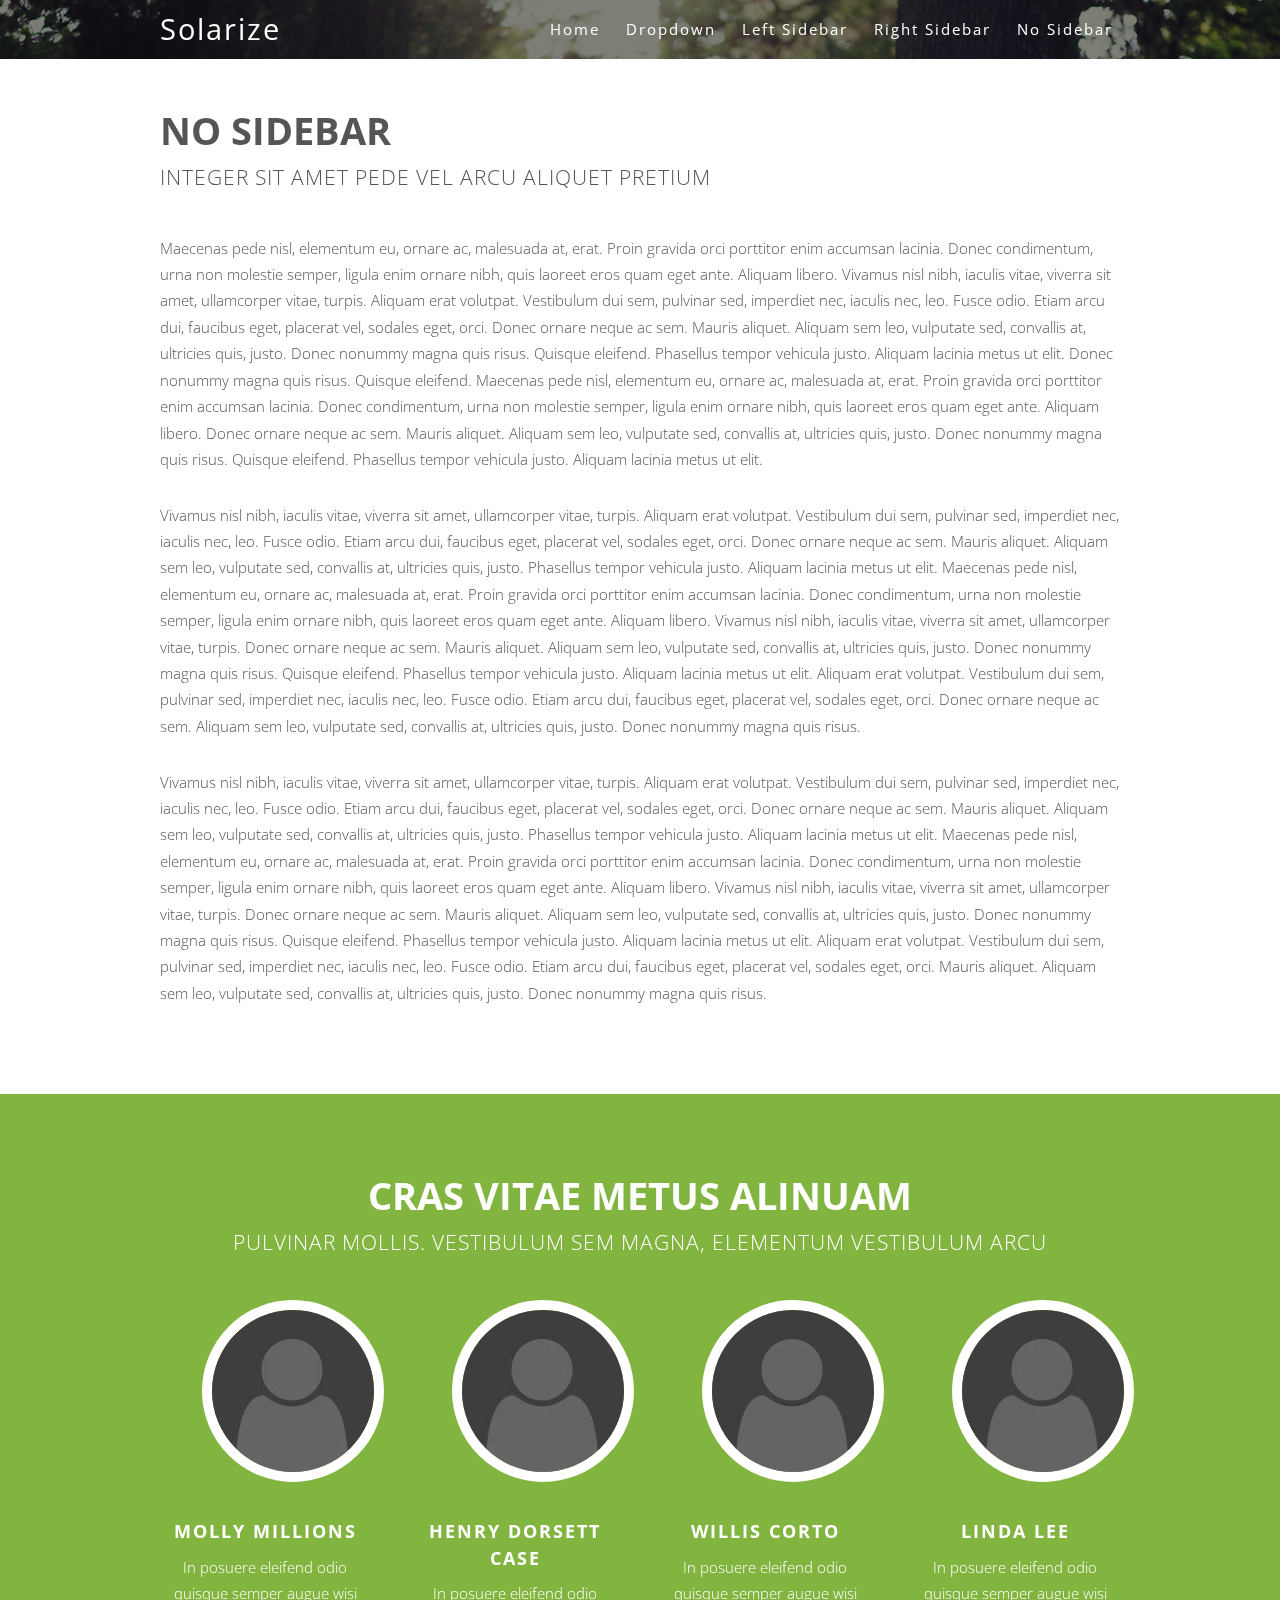
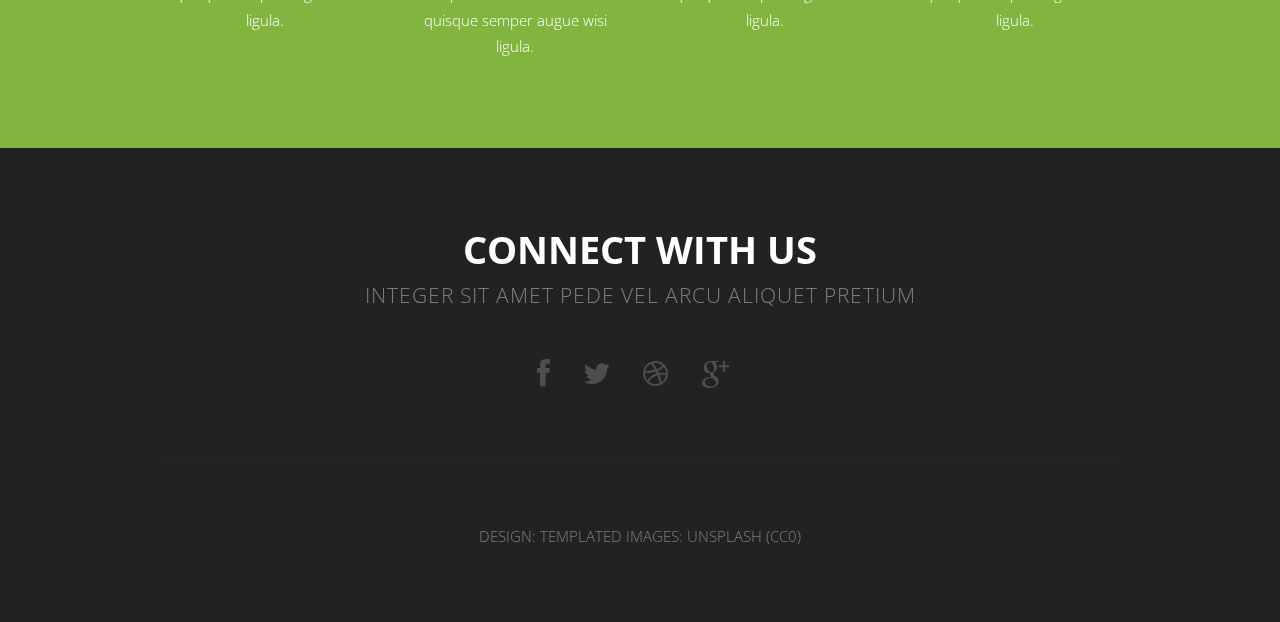
<file: no-sidebar.html>
<!DOCTYPE HTML>
<!--
	Solarize by TEMPLATED
	templated.co @templatedco
	Released for free under the Creative Commons Attribution 3.0 license (templated.co/license)
-->
<html>
	<head>
		<title>No Sidebar - Solarize by TEMPLATED</title>
		<meta http-equiv="content-type" content="text/html; charset=utf-8" />
		<meta name="description" content="" />
		<meta name="keywords" content="" />
		<!--[if lte IE 8]><script src="css/ie/html5shiv.js"></script><![endif]-->
		<script src="js/jquery.min.js"></script>
		<script src="js/jquery.dropotron.min.js"></script>
		<script src="js/skel.min.js"></script>
		<script src="js/skel-layers.min.js"></script>
		<script src="js/init.js"></script>
		<noscript>
			<link rel="stylesheet" href="css/skel.css" />
			<link rel="stylesheet" href="css/style.css" />
		</noscript>
		<!--[if lte IE 8]><link rel="stylesheet" href="css/ie/v8.css" /><![endif]-->
	</head>
	<body>

		<!-- Header Wrapper -->
			<div class="wrapper style1">
			
			<!-- Header -->
				<div id="header">
					<div class="container">
							
						<!-- Logo -->
							<h1><a href="#" id="logo">Solarize</a></h1>
						
						<!-- Nav -->
							<nav id="nav">
								<ul>
									<li class="active"><a href="index.html">Home</a></li>
									<li>
										<a href="">Dropdown</a>
										<ul>
											<li><a href="#">Lorem ipsum dolor</a></li>
											<li><a href="#">Magna phasellus</a></li>
											<li><a href="#">Etiam dolore nisl</a></li>
											<li>
												<a href="">Phasellus consequat</a>
												<ul>
													<li><a href="#">Lorem ipsum dolor</a></li>
													<li><a href="#">Phasellus consequat</a></li>
													<li><a href="#">Magna phasellus</a></li>
													<li><a href="#">Etiam dolore nisl</a></li>
													<li><a href="#">Veroeros feugiat</a></li>
												</ul>
											</li>
											<li><a href="#">Veroeros feugiat</a></li>
										</ul>
									</li>
									<li><a href="left-sidebar.html">Left Sidebar</a></li>
									<li><a href="right-sidebar.html">Right Sidebar</a></li>
									<li><a href="no-sidebar.html">No Sidebar</a></li>
								</ul>
							</nav>
	
					</div>
				</div>
			</div>
		
		<!-- Main -->
			<div id="main" class="wrapper style4">

				<!-- Content -->
				<div id="content" class="container">
					<section>
						<header class="major">
							<h2>No Sidebar</h2>
							<span class="byline">Integer sit amet pede vel arcu aliquet pretium</span>
						</header>
						<p>Maecenas pede nisl, elementum eu, ornare ac, malesuada at, erat. Proin gravida orci porttitor enim accumsan lacinia. Donec condimentum, urna non molestie semper, ligula enim ornare nibh, quis laoreet eros quam eget ante. Aliquam libero. Vivamus nisl nibh, iaculis vitae, viverra sit amet, ullamcorper vitae, turpis. Aliquam erat volutpat. Vestibulum dui sem, pulvinar sed, imperdiet nec, iaculis nec, leo. Fusce odio. Etiam arcu dui, faucibus eget, placerat vel, sodales eget, orci. Donec ornare neque ac sem. Mauris aliquet. Aliquam sem leo, vulputate sed, convallis at, ultricies quis, justo. Donec nonummy magna quis risus. Quisque eleifend. Phasellus tempor vehicula justo. Aliquam lacinia metus ut elit. Donec nonummy magna quis risus. Quisque eleifend. Maecenas pede nisl, elementum eu, ornare ac, malesuada at, erat. Proin gravida orci porttitor enim accumsan lacinia. Donec condimentum, urna non molestie semper, ligula enim ornare nibh, quis laoreet eros quam eget ante. Aliquam libero. Donec ornare neque ac sem. Mauris aliquet. Aliquam sem leo, vulputate sed, convallis at, ultricies quis, justo. Donec nonummy magna quis risus. Quisque eleifend. Phasellus tempor vehicula justo. Aliquam lacinia metus ut elit.</p>
						<p>Vivamus nisl nibh, iaculis vitae, viverra sit amet, ullamcorper vitae, turpis. Aliquam erat volutpat. Vestibulum dui sem, pulvinar sed, imperdiet nec, iaculis nec, leo. Fusce odio. Etiam arcu dui, faucibus eget, placerat vel, sodales eget, orci. Donec ornare neque ac sem. Mauris aliquet. Aliquam sem leo, vulputate sed, convallis at, ultricies quis, justo. Phasellus tempor vehicula justo. Aliquam lacinia metus ut elit. Maecenas pede nisl, elementum eu, ornare ac, malesuada at, erat. Proin gravida orci porttitor enim accumsan lacinia. Donec condimentum, urna non molestie semper, ligula enim ornare nibh, quis laoreet eros quam eget ante. Aliquam libero. Vivamus nisl nibh, iaculis vitae, viverra sit amet, ullamcorper vitae, turpis. Donec ornare neque ac sem. Mauris aliquet. Aliquam sem leo, vulputate sed, convallis at, ultricies quis, justo. Donec nonummy magna quis risus. Quisque eleifend. Phasellus tempor vehicula justo. Aliquam lacinia metus ut elit. Aliquam erat volutpat. Vestibulum dui sem, pulvinar sed, imperdiet nec, iaculis nec, leo. Fusce odio. Etiam arcu dui, faucibus eget, placerat vel, sodales eget, orci. Donec ornare neque ac sem. Aliquam sem leo, vulputate sed, convallis at, ultricies quis, justo. Donec nonummy magna quis risus.</p>
						<p>Vivamus nisl nibh, iaculis vitae, viverra sit amet, ullamcorper vitae, turpis. Aliquam erat volutpat. Vestibulum dui sem, pulvinar sed, imperdiet nec, iaculis nec, leo. Fusce odio. Etiam arcu dui, faucibus eget, placerat vel, sodales eget, orci. Donec ornare neque ac sem. Mauris aliquet. Aliquam sem leo, vulputate sed, convallis at, ultricies quis, justo. Phasellus tempor vehicula justo. Aliquam lacinia metus ut elit. Maecenas pede nisl, elementum eu, ornare ac, malesuada at, erat. Proin gravida orci porttitor enim accumsan lacinia. Donec condimentum, urna non molestie semper, ligula enim ornare nibh, quis laoreet eros quam eget ante. Aliquam libero. Vivamus nisl nibh, iaculis vitae, viverra sit amet, ullamcorper vitae, turpis. Donec ornare neque ac sem. Mauris aliquet. Aliquam sem leo, vulputate sed, convallis at, ultricies quis, justo. Donec nonummy magna quis risus. Quisque eleifend. Phasellus tempor vehicula justo. Aliquam lacinia metus ut elit. Aliquam erat volutpat. Vestibulum dui sem, pulvinar sed, imperdiet nec, iaculis nec, leo. Fusce odio. Etiam arcu dui, faucibus eget, placerat vel, sodales eget, orci. Mauris aliquet. Aliquam sem leo, vulputate sed, convallis at, ultricies quis, justo. Donec nonummy magna quis risus.</p>
					</section>
				</div>
			</div>
		
		<!-- Team -->
			<div class="wrapper style5">
				<section id="team" class="container">
					<header class="major">
						<h2>Cras vitae metus aliNuam</h2>
						<span class="byline">pulvinar mollis. Vestibulum sem magna, elementum vestibulum arcu</span>
					</header>
					<div class="row">
						<div class="3u">
							<a href="#" class="image"><img src="images/placeholder.png" alt=""></a>
							<h3>Molly Millions</h3>
							<p>In posuere eleifend odio quisque semper augue wisi ligula.</p>
						</div>
						<div class="3u">
							<a href="#" class="image"><img src="images/placeholder.png" alt=""></a>
							<h3>Henry Dorsett Case</h3>
							<p>In posuere eleifend odio quisque semper augue wisi ligula.</p>
						</div>
						<div class="3u">
							<a href="#" class="image"><img src="images/placeholder.png" alt=""></a>
							<h3>Willis Corto</h3>
							<p>In posuere eleifend odio quisque semper augue wisi ligula.</p>
						</div>
						<div class="3u">
							<a href="#" class="image"><img src="images/placeholder.png" alt=""></a>
							<h3>Linda Lee</h3>
							<p>In posuere eleifend odio quisque semper augue wisi ligula.</p>
						</div>
					</div>
				</section>
			</div>

	<!-- Footer -->
		<div id="footer">
			<section class="container">
				<header class="major">
					<h2>Connect with us</h2>
					<span class="byline">Integer sit amet pede vel arcu aliquet pretium</span>
				</header>
				<ul class="icons">
					<li class="active"><a href="#" class="fa fa-facebook"><span>Facebook</span></a></li>
					<li><a href="#" class="fa fa-twitter"><span>Twitter</span></a></li>
					<li><a href="#" class="fa fa-dribbble"><span>Pinterest</span></a></li>
					<li><a href="#" class="fa fa-google-plus"><span>Google+</span></a></li>
				</ul>
				<hr />
			</section>
			
			<!-- Copyright -->
				<div id="copyright">
					Design: <a href="http://templated.co">TEMPLATED</a> Images: <a href="http://unsplash.com">Unsplash</a> (<a href="http://unsplash.com/cc0">CC0</a>)
				</div>			
		</div>

	</body>
</html>
</file>
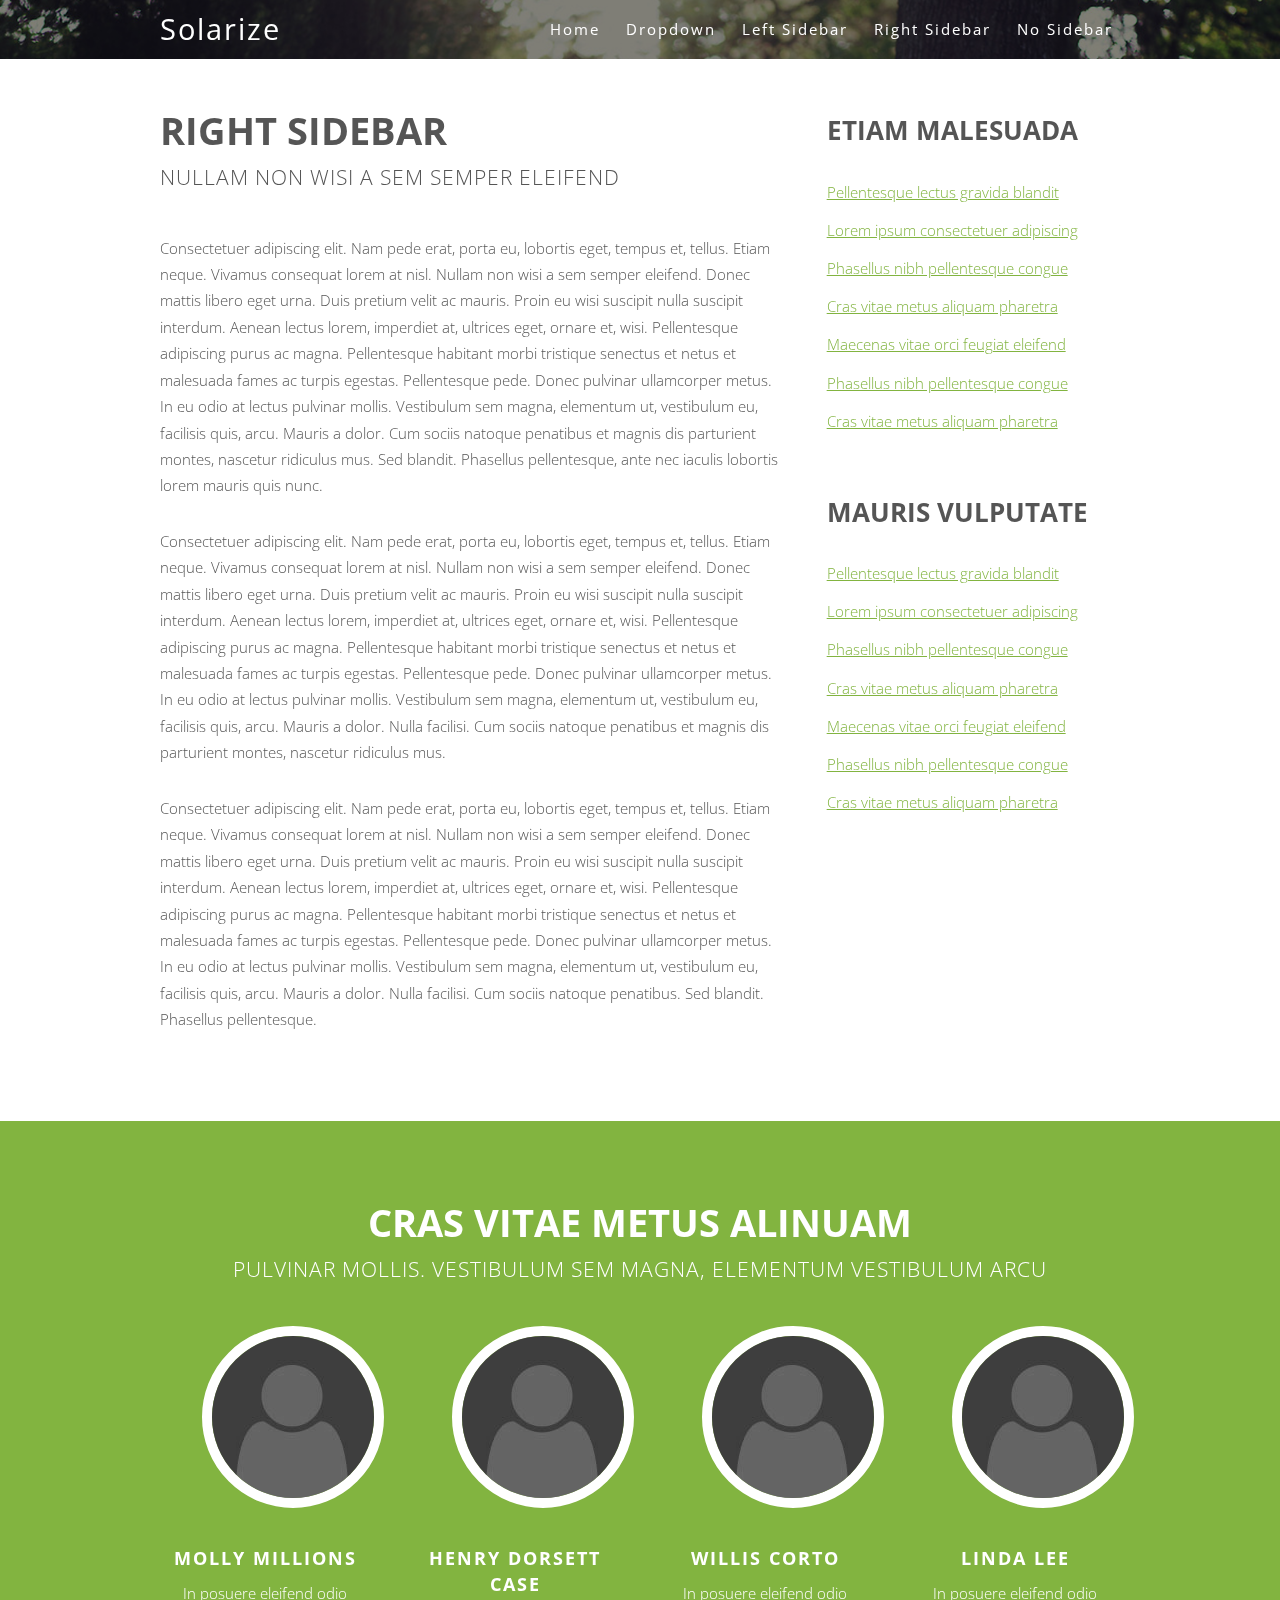
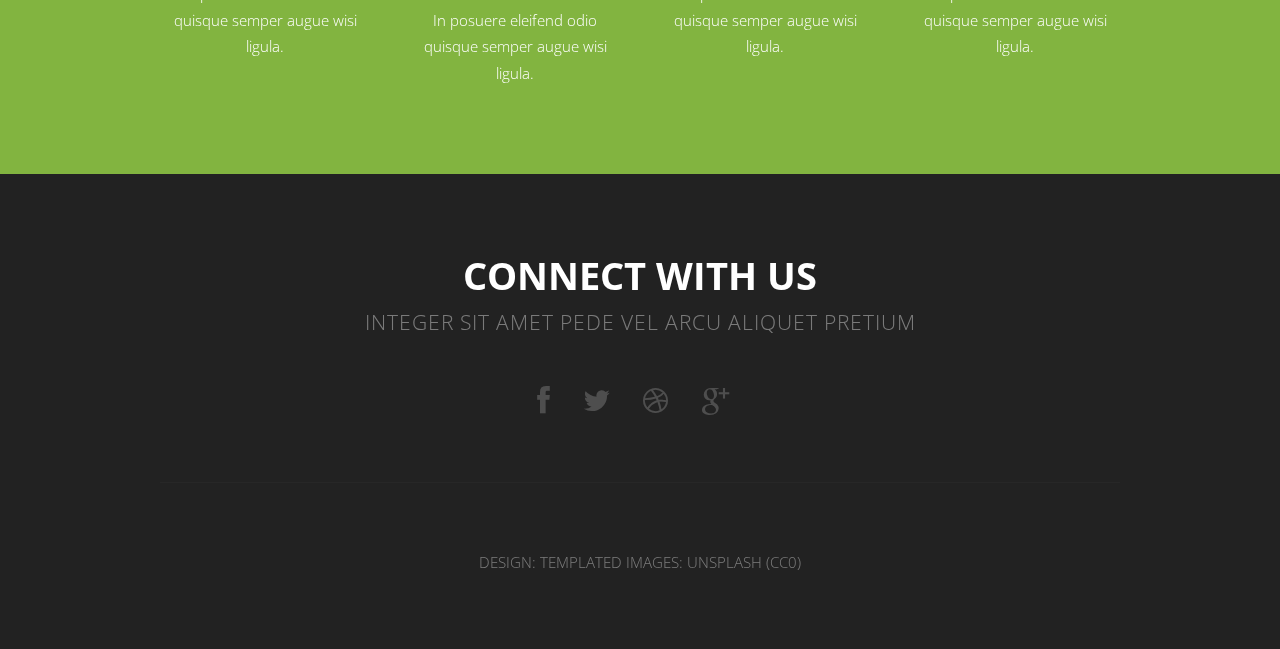
<file: right-sidebar.html>
<!DOCTYPE HTML>
<!--
	Solarize by TEMPLATED
	templated.co @templatedco
	Released for free under the Creative Commons Attribution 3.0 license (templated.co/license)
-->
<html>
	<head>
		<title>Right Sidebar - Solarize by TEMPLATED</title>
		<meta http-equiv="content-type" content="text/html; charset=utf-8" />
		<meta name="description" content="" />
		<meta name="keywords" content="" />
		<!--[if lte IE 8]><script src="css/ie/html5shiv.js"></script><![endif]-->
		<script src="js/jquery.min.js"></script>
		<script src="js/jquery.dropotron.min.js"></script>
		<script src="js/skel.min.js"></script>
		<script src="js/skel-layers.min.js"></script>
		<script src="js/init.js"></script>
		<noscript>
			<link rel="stylesheet" href="css/skel.css" />
			<link rel="stylesheet" href="css/style.css" />
		</noscript>
		<!--[if lte IE 8]><link rel="stylesheet" href="css/ie/v8.css" /><![endif]-->
	</head>
	<body>

		<!-- Header Wrapper -->
			<div class="wrapper style1">
			
			<!-- Header -->
				<div id="header">
					<div class="container">
							
						<!-- Logo -->
							<h1><a href="#" id="logo">Solarize</a></h1>
						
						<!-- Nav -->
							<nav id="nav">
								<ul>
									<li class="active"><a href="index.html">Home</a></li>
									<li>
										<a href="">Dropdown</a>
										<ul>
											<li><a href="#">Lorem ipsum dolor</a></li>
											<li><a href="#">Magna phasellus</a></li>
											<li><a href="#">Etiam dolore nisl</a></li>
											<li>
												<a href="">Phasellus consequat</a>
												<ul>
													<li><a href="#">Lorem ipsum dolor</a></li>
													<li><a href="#">Phasellus consequat</a></li>
													<li><a href="#">Magna phasellus</a></li>
													<li><a href="#">Etiam dolore nisl</a></li>
													<li><a href="#">Veroeros feugiat</a></li>
												</ul>
											</li>
											<li><a href="#">Veroeros feugiat</a></li>
										</ul>
									</li>
									<li><a href="left-sidebar.html">Left Sidebar</a></li>
									<li><a href="right-sidebar.html">Right Sidebar</a></li>
									<li><a href="no-sidebar.html">No Sidebar</a></li>
								</ul>
							</nav>
	
					</div>
				</div>
			</div>
		
		<!-- Main -->
			<div id="main" class="wrapper style4">
				<div class="container">
					<div class="row">
				
						<!-- Content -->
						<div id="content" class="8u skel-cell-important">
							<section>
								<header class="major">
									<h2>Right Sidebar</h2>
									<span class="byline">Nullam non wisi a sem semper eleifend</span>
								</header>
								<p>Consectetuer adipiscing elit. Nam pede erat, porta eu, lobortis eget, tempus et, tellus. Etiam neque. Vivamus consequat lorem at nisl. Nullam non wisi a sem semper eleifend. Donec mattis libero eget urna. Duis pretium velit ac mauris. Proin eu wisi suscipit nulla suscipit interdum. Aenean lectus lorem, imperdiet at, ultrices eget, ornare et, wisi. Pellentesque adipiscing purus ac magna. Pellentesque habitant morbi tristique senectus et netus et malesuada fames ac turpis egestas. Pellentesque pede. Donec pulvinar ullamcorper metus. In eu odio at lectus pulvinar mollis. Vestibulum sem magna, elementum ut, vestibulum eu, facilisis quis, arcu. Mauris a dolor. Cum sociis natoque penatibus et magnis dis parturient montes, nascetur ridiculus mus. Sed blandit. Phasellus pellentesque, ante nec iaculis lobortis lorem mauris quis nunc.</p>
								<p>Consectetuer adipiscing elit. Nam pede erat, porta eu, lobortis eget, tempus et, tellus. Etiam neque. Vivamus consequat lorem at nisl. Nullam non wisi a sem semper eleifend. Donec mattis libero eget urna. Duis pretium velit ac mauris. Proin eu wisi suscipit nulla suscipit interdum. Aenean lectus lorem, imperdiet at, ultrices eget, ornare et, wisi. Pellentesque adipiscing purus ac magna. Pellentesque habitant morbi tristique senectus et netus et malesuada fames ac turpis egestas. Pellentesque pede. Donec pulvinar ullamcorper metus. In eu odio at lectus pulvinar mollis. Vestibulum sem magna, elementum ut, vestibulum eu, facilisis quis, arcu. Mauris a dolor. Nulla facilisi. Cum sociis natoque penatibus et magnis dis parturient montes, nascetur ridiculus mus.</p>
								<p>Consectetuer adipiscing elit. Nam pede erat, porta eu, lobortis eget, tempus et, tellus. Etiam neque. Vivamus consequat lorem at nisl. Nullam non wisi a sem semper eleifend. Donec mattis libero eget urna. Duis pretium velit ac mauris. Proin eu wisi suscipit nulla suscipit interdum. Aenean lectus lorem, imperdiet at, ultrices eget, ornare et, wisi. Pellentesque adipiscing purus ac magna. Pellentesque habitant morbi tristique senectus et netus et malesuada fames ac turpis egestas. Pellentesque pede. Donec pulvinar ullamcorper metus. In eu odio at lectus pulvinar mollis. Vestibulum sem magna, elementum ut, vestibulum eu, facilisis quis, arcu. Mauris a dolor. Nulla facilisi. Cum sociis natoque penatibus. Sed blandit. Phasellus pellentesque.</p>
							</section>
						</div>						

						<!-- Sidebar -->
						<div id="sidebar" class="4u">
							<section>
								<header class="major">
									<h2>Etiam malesuada</h2>
								</header>									
								<ul class="default">
									<li><a href="#">Pellentesque lectus gravida blandit</a></li>
									<li><a href="#">Lorem ipsum consectetuer adipiscing</a></li>
									<li><a href="#">Phasellus nibh pellentesque congue</a></li>
									<li><a href="#">Cras vitae metus aliquam pharetra</a></li>
									<li><a href="#">Maecenas vitae orci feugiat eleifend</a></li>
									<li><a href="#">Phasellus nibh pellentesque congue</a></li>
									<li><a href="#">Cras vitae metus aliquam pharetra</a></li>
								</ul>
							</section>
							<section>
								<header class="major">
									<h2>Mauris vulputate</h2>
								</header>
								<ul class="default">
									<li><a href="#">Pellentesque lectus gravida blandit</a></li>
									<li><a href="#">Lorem ipsum consectetuer adipiscing</a></li>
									<li><a href="#">Phasellus nibh pellentesque congue</a></li>
									<li><a href="#">Cras vitae metus aliquam pharetra</a></li>
									<li><a href="#">Maecenas vitae orci feugiat eleifend</a></li>
									<li><a href="#">Phasellus nibh pellentesque congue</a></li>
									<li><a href="#">Cras vitae metus aliquam pharetra</a></li>
								</ul>
							</section>
						</div>

					</div>
				</div>
			</div>
		
		<!-- Team -->
			<div class="wrapper style5">
				<section id="team" class="container">
					<header class="major">
						<h2>Cras vitae metus aliNuam</h2>
						<span class="byline">pulvinar mollis. Vestibulum sem magna, elementum vestibulum arcu</span>
					</header>
					<div class="row">
						<div class="3u">
							<a href="#" class="image"><img src="images/placeholder.png" alt=""></a>
							<h3>Molly Millions</h3>
							<p>In posuere eleifend odio quisque semper augue wisi ligula.</p>
						</div>
						<div class="3u">
							<a href="#" class="image"><img src="images/placeholder.png" alt=""></a>
							<h3>Henry Dorsett Case</h3>
							<p>In posuere eleifend odio quisque semper augue wisi ligula.</p>
						</div>
						<div class="3u">
							<a href="#" class="image"><img src="images/placeholder.png" alt=""></a>
							<h3>Willis Corto</h3>
							<p>In posuere eleifend odio quisque semper augue wisi ligula.</p>
						</div>
						<div class="3u">
							<a href="#" class="image"><img src="images/placeholder.png" alt=""></a>
							<h3>Linda Lee</h3>
							<p>In posuere eleifend odio quisque semper augue wisi ligula.</p>
						</div>
					</div>
				</section>
			</div>

	<!-- Footer -->
		<div id="footer">
			<section class="container">
				<header class="major">
					<h2>Connect with us</h2>
					<span class="byline">Integer sit amet pede vel arcu aliquet pretium</span>
				</header>
				<ul class="icons">
					<li class="active"><a href="#" class="fa fa-facebook"><span>Facebook</span></a></li>
					<li><a href="#" class="fa fa-twitter"><span>Twitter</span></a></li>
					<li><a href="#" class="fa fa-dribbble"><span>Pinterest</span></a></li>
					<li><a href="#" class="fa fa-google-plus"><span>Google+</span></a></li>
				</ul>
				<hr />
			</section>
			
			<!-- Copyright -->
				<div id="copyright">
					Design: <a href="http://templated.co">TEMPLATED</a> Images: <a href="http://unsplash.com">Unsplash</a> (<a href="http://unsplash.com/cc0">CC0</a>)
				</div>			
		</div>

	</body>
</html>
</file>
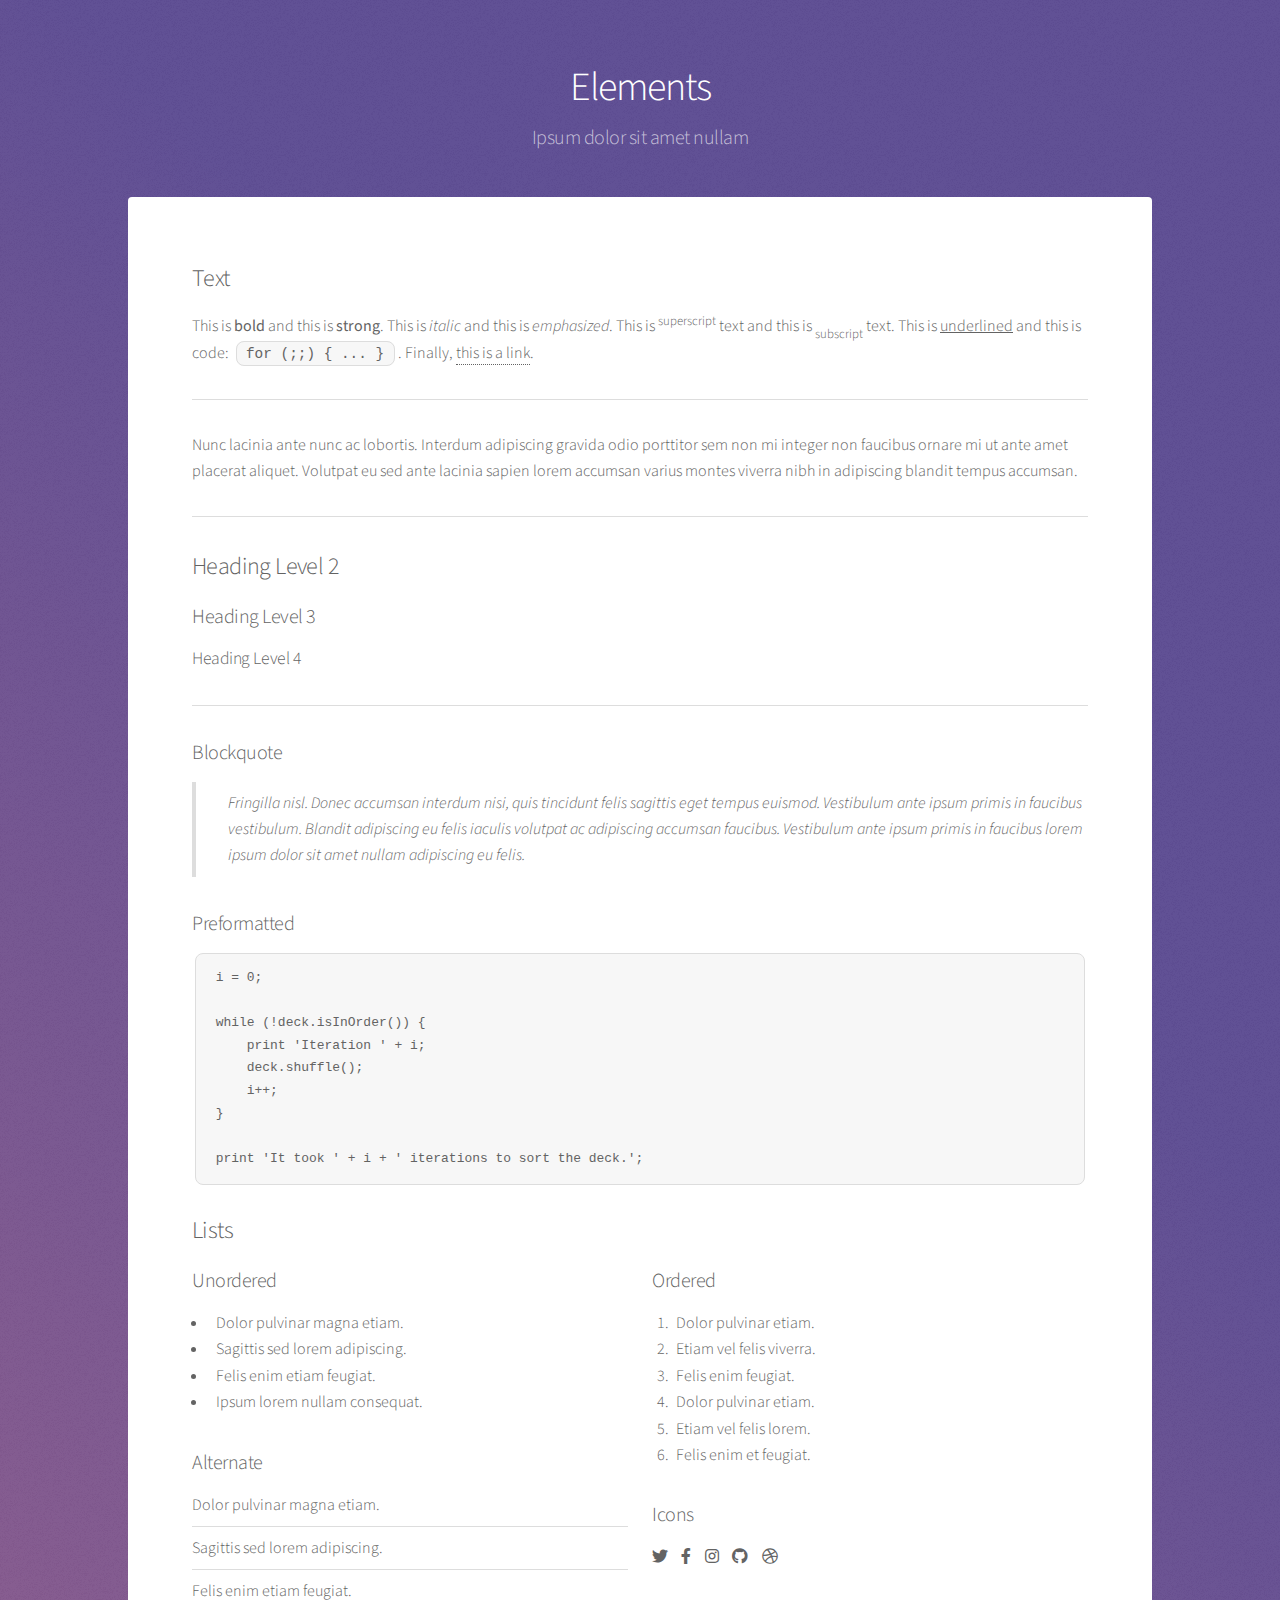
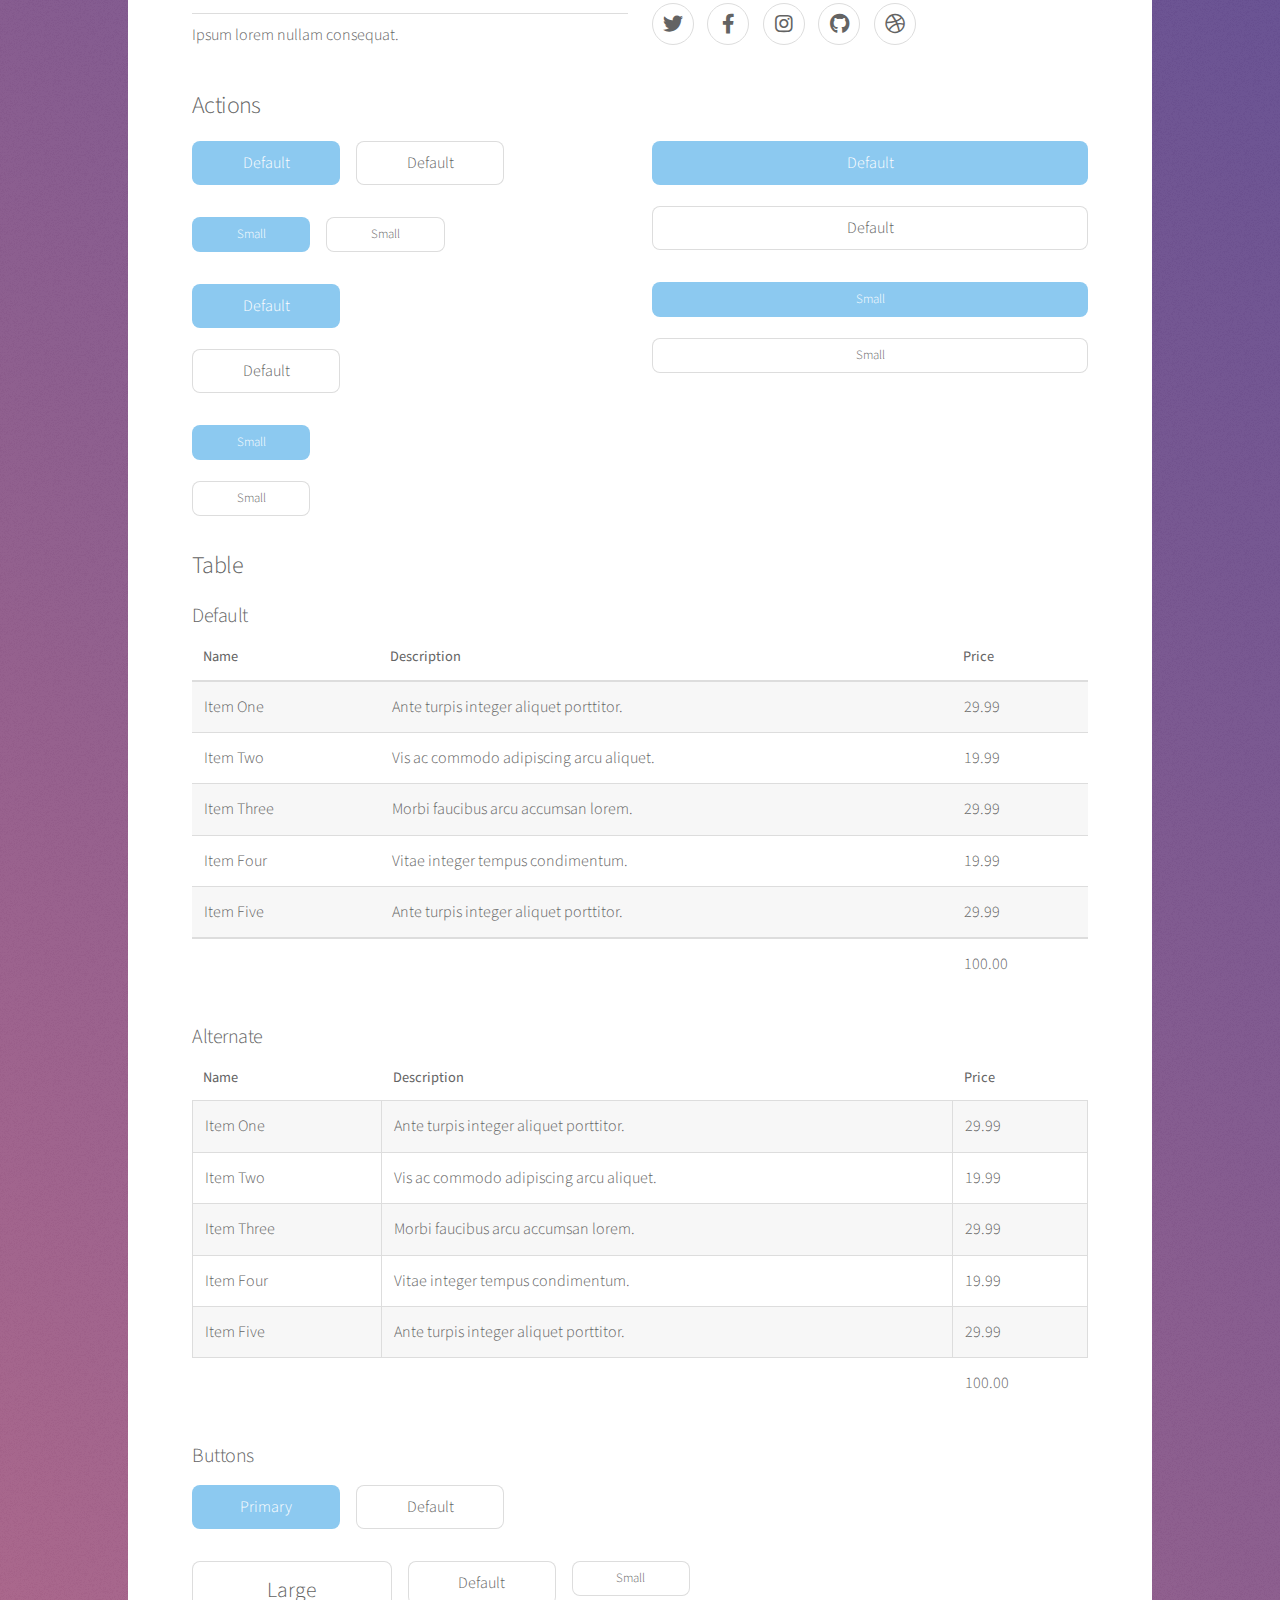
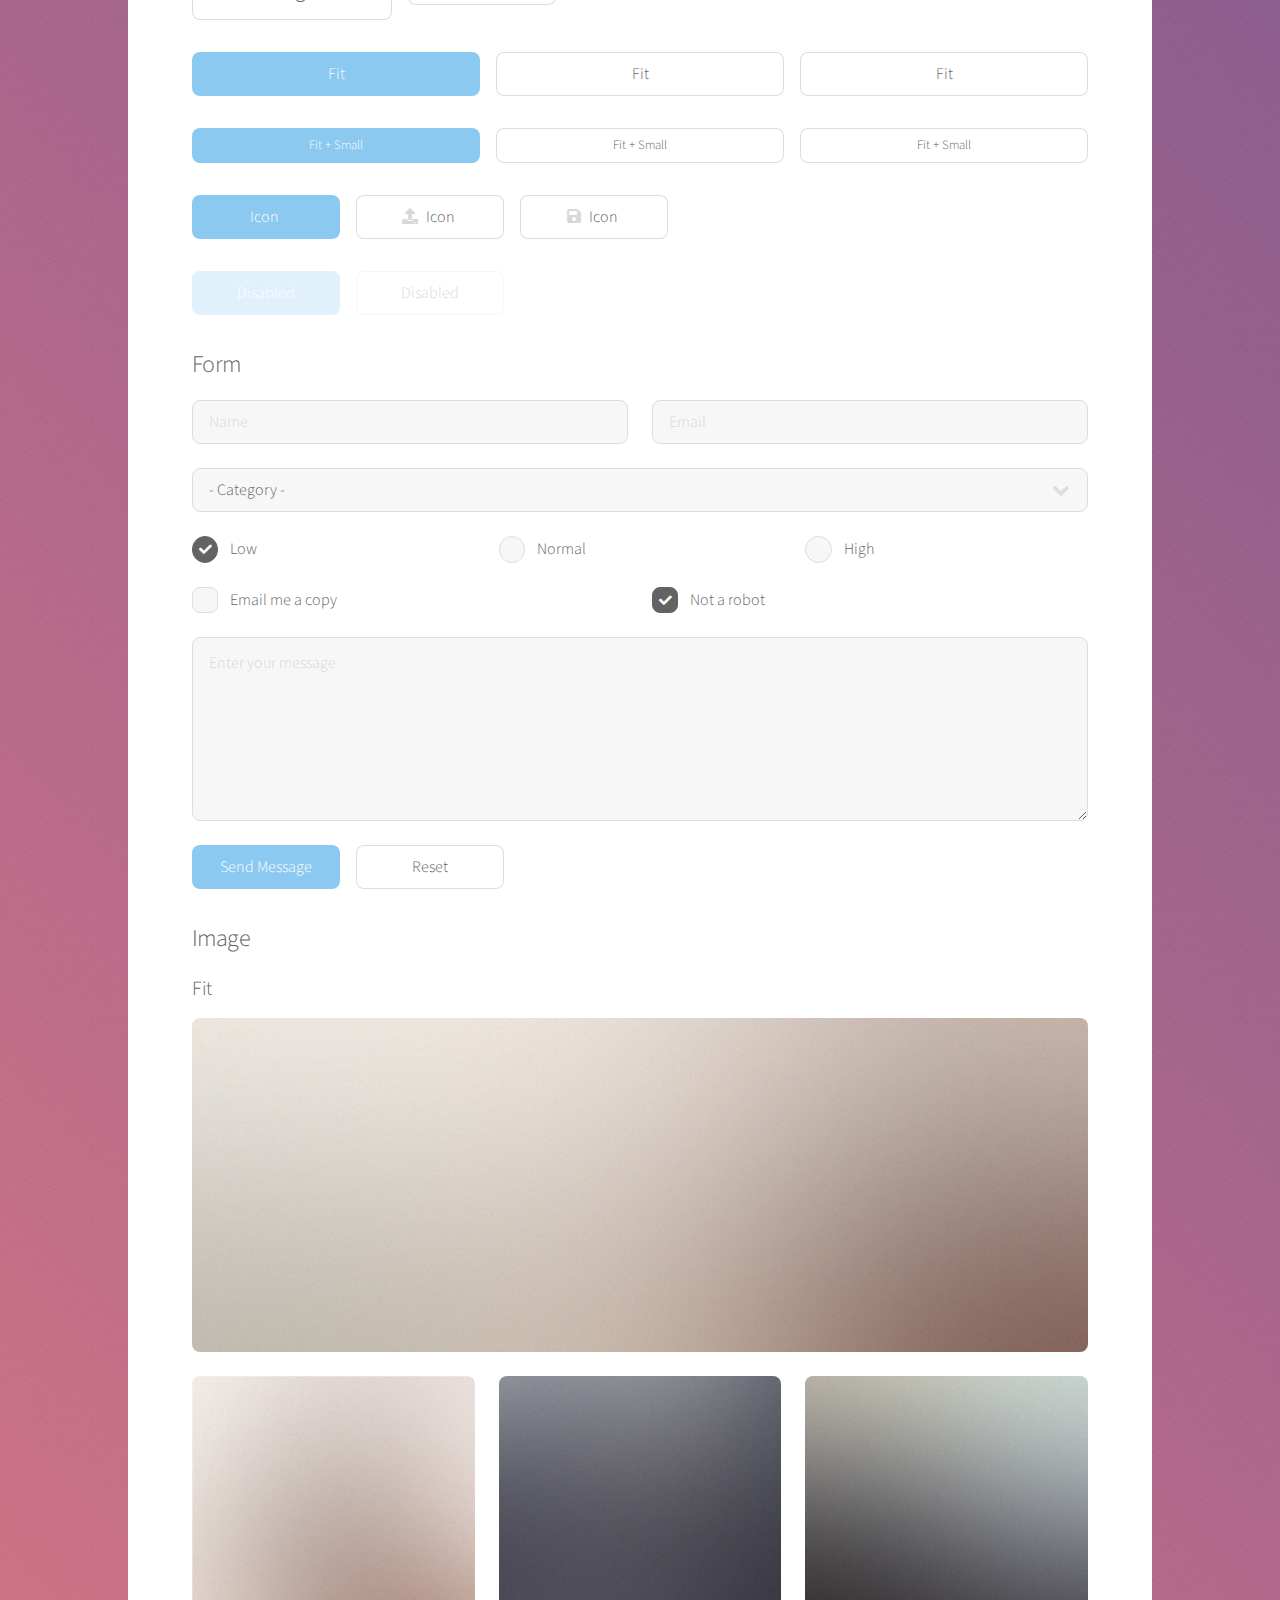
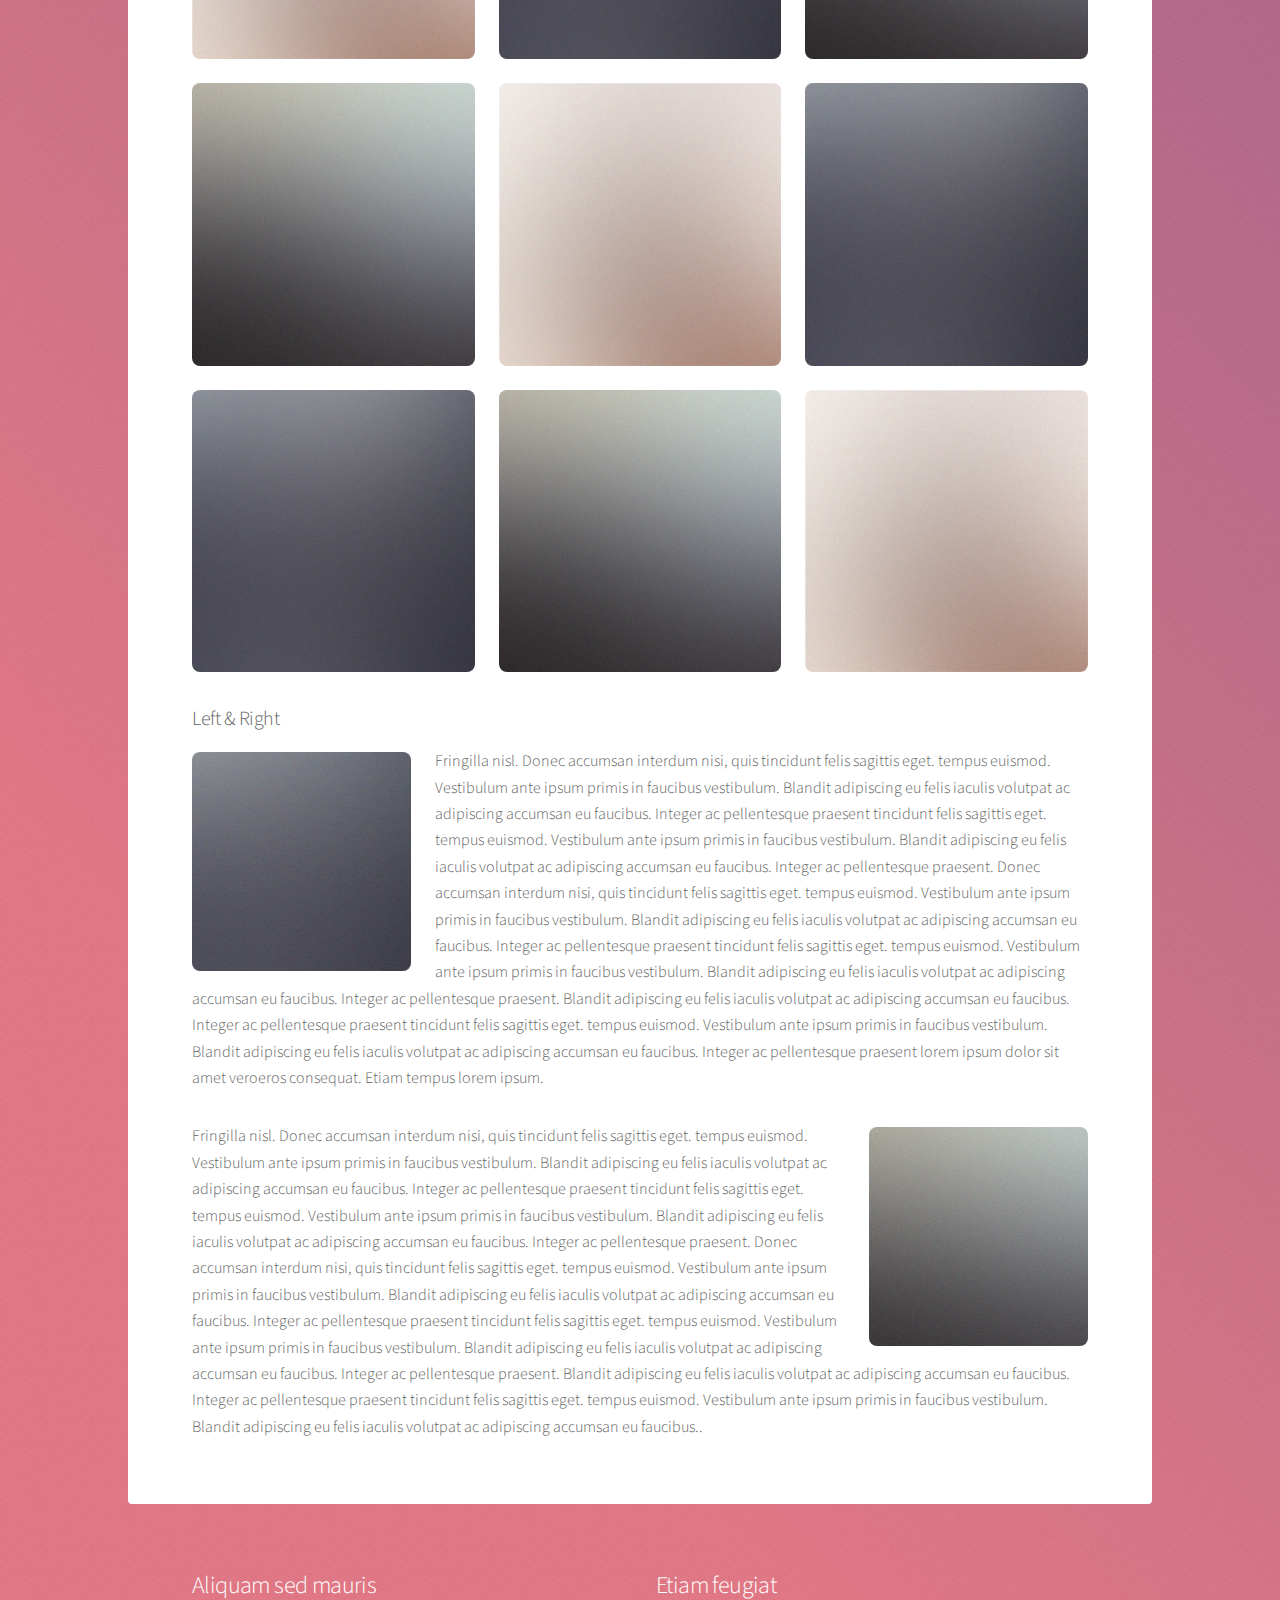
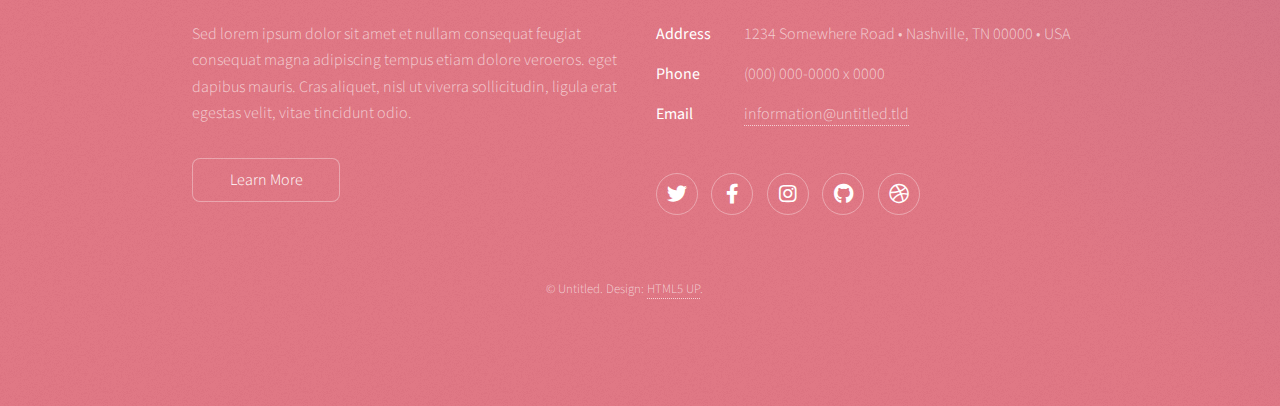
<file: jobhub/elements.html>
<!DOCTYPE HTML>
<!--
	Stellar by HTML5 UP
	html5up.net | @ajlkn
	Free for personal and commercial use under the CCA 3.0 license (html5up.net/license)
-->
<html>
	<head>
		<title>Elements - Stellar by HTML5 UP</title>
		<meta charset="utf-8" />
		<meta name="viewport" content="width=device-width, initial-scale=1, user-scalable=no" />
		<link rel="stylesheet" href="assets/css/main.css" />
		<noscript><link rel="stylesheet" href="assets/css/noscript.css" /></noscript>
	</head>
	<body class="is-preload">

		<!-- Wrapper -->
			<div id="wrapper">

				<!-- Header -->
					<header id="header">
						<h1>Elements</h1>
						<p>Ipsum dolor sit amet nullam</p>
					</header>

				<!-- Main -->
					<div id="main">

						<!-- Content -->
							<section id="content" class="main">

								<!-- Text -->
									<section>
										<h2>Text</h2>
										<p>This is <b>bold</b> and this is <strong>strong</strong>. This is <i>italic</i> and this is <em>emphasized</em>.
										This is <sup>superscript</sup> text and this is <sub>subscript</sub> text.
										This is <u>underlined</u> and this is code: <code>for (;;) { ... }</code>. Finally, <a href="#">this is a link</a>.</p>
										<hr />
										<p>Nunc lacinia ante nunc ac lobortis. Interdum adipiscing gravida odio porttitor sem non mi integer non faucibus ornare mi ut ante amet placerat aliquet. Volutpat eu sed ante lacinia sapien lorem accumsan varius montes viverra nibh in adipiscing blandit tempus accumsan.</p>
										<hr />
										<h2>Heading Level 2</h2>
										<h3>Heading Level 3</h3>
										<h4>Heading Level 4</h4>
										<hr />
										<h3>Blockquote</h3>
										<blockquote>Fringilla nisl. Donec accumsan interdum nisi, quis tincidunt felis sagittis eget tempus euismod. Vestibulum ante ipsum primis in faucibus vestibulum. Blandit adipiscing eu felis iaculis volutpat ac adipiscing accumsan faucibus. Vestibulum ante ipsum primis in faucibus lorem ipsum dolor sit amet nullam adipiscing eu felis.</blockquote>
										<h3>Preformatted</h3>
										<pre><code>i = 0;

while (!deck.isInOrder()) {
    print 'Iteration ' + i;
    deck.shuffle();
    i++;
}

print 'It took ' + i + ' iterations to sort the deck.';</code></pre>
									</section>

								<!-- Lists -->
									<section>
										<h2>Lists</h2>
										<div class="row">
											<div class="col-6 col-12-medium">
												<h3>Unordered</h3>
												<ul>
													<li>Dolor pulvinar magna etiam.</li>
													<li>Sagittis sed lorem adipiscing.</li>
													<li>Felis enim etiam feugiat.</li>
													<li>Ipsum lorem nullam consequat.</li>
												</ul>
												<h3>Alternate</h3>
												<ul class="alt">
													<li>Dolor pulvinar magna etiam.</li>
													<li>Sagittis sed lorem adipiscing.</li>
													<li>Felis enim etiam feugiat.</li>
													<li>Ipsum lorem nullam consequat.</li>
												</ul>
											</div>
											<div class="col-6 col-12-medium">
												<h3>Ordered</h3>
												<ol>
													<li>Dolor pulvinar etiam.</li>
													<li>Etiam vel felis viverra.</li>
													<li>Felis enim feugiat.</li>
													<li>Dolor pulvinar etiam.</li>
													<li>Etiam vel felis lorem.</li>
													<li>Felis enim et feugiat.</li>
												</ol>
												<h3>Icons</h3>
												<ul class="icons">
													<li><a href="#" class="icon brands fa-twitter"><span class="label">Twitter</span></a></li>
													<li><a href="#" class="icon brands fa-facebook-f"><span class="label">Facebook</span></a></li>
													<li><a href="#" class="icon brands fa-instagram"><span class="label">Instagram</span></a></li>
													<li><a href="#" class="icon brands fa-github"><span class="label">GitHub</span></a></li>
													<li><a href="#" class="icon brands fa-dribbble"><span class="label">Dribbble</span></a></li>
												</ul>
												<ul class="icons">
													<li><a href="#" class="icon brands alt fa-twitter"><span class="label">Twitter</span></a></li>
													<li><a href="#" class="icon brands alt fa-facebook-f"><span class="label">Facebook</span></a></li>
													<li><a href="#" class="icon brands alt fa-instagram"><span class="label">Instagram</span></a></li>
													<li><a href="#" class="icon brands alt fa-github"><span class="label">GitHub</span></a></li>
													<li><a href="#" class="icon brands alt fa-dribbble"><span class="label">Dribbble</span></a></li>
												</ul>
											</div>
										</div>
										<h2>Actions</h2>
										<div class="row">
											<div class="col-6 col-12-medium">
												<ul class="actions">
													<li><a href="#" class="button primary">Default</a></li>
													<li><a href="#" class="button">Default</a></li>
												</ul>
												<ul class="actions small">
													<li><a href="#" class="button primary small">Small</a></li>
													<li><a href="#" class="button small">Small</a></li>
												</ul>
												<ul class="actions stacked">
													<li><a href="#" class="button primary">Default</a></li>
													<li><a href="#" class="button">Default</a></li>
												</ul>
												<ul class="actions stacked">
													<li><a href="#" class="button primary small">Small</a></li>
													<li><a href="#" class="button small">Small</a></li>
												</ul>
											</div>
											<div class="col-6 col-12-medium">
												<ul class="actions stacked">
													<li><a href="#" class="button primary fit">Default</a></li>
													<li><a href="#" class="button fit">Default</a></li>
												</ul>
												<ul class="actions stacked">
													<li><a href="#" class="button primary small fit">Small</a></li>
													<li><a href="#" class="button small fit">Small</a></li>
												</ul>
											</div>
										</div>
									</section>

								<!-- Table -->
									<section>
										<h2>Table</h2>
										<h3>Default</h3>
										<div class="table-wrapper">
											<table>
												<thead>
													<tr>
														<th>Name</th>
														<th>Description</th>
														<th>Price</th>
													</tr>
												</thead>
												<tbody>
													<tr>
														<td>Item One</td>
														<td>Ante turpis integer aliquet porttitor.</td>
														<td>29.99</td>
													</tr>
													<tr>
														<td>Item Two</td>
														<td>Vis ac commodo adipiscing arcu aliquet.</td>
														<td>19.99</td>
													</tr>
													<tr>
														<td>Item Three</td>
														<td> Morbi faucibus arcu accumsan lorem.</td>
														<td>29.99</td>
													</tr>
													<tr>
														<td>Item Four</td>
														<td>Vitae integer tempus condimentum.</td>
														<td>19.99</td>
													</tr>
													<tr>
														<td>Item Five</td>
														<td>Ante turpis integer aliquet porttitor.</td>
														<td>29.99</td>
													</tr>
												</tbody>
												<tfoot>
													<tr>
														<td colspan="2"></td>
														<td>100.00</td>
													</tr>
												</tfoot>
											</table>
										</div>

										<h3>Alternate</h3>
										<div class="table-wrapper">
											<table class="alt">
												<thead>
													<tr>
														<th>Name</th>
														<th>Description</th>
														<th>Price</th>
													</tr>
												</thead>
												<tbody>
													<tr>
														<td>Item One</td>
														<td>Ante turpis integer aliquet porttitor.</td>
														<td>29.99</td>
													</tr>
													<tr>
														<td>Item Two</td>
														<td>Vis ac commodo adipiscing arcu aliquet.</td>
														<td>19.99</td>
													</tr>
													<tr>
														<td>Item Three</td>
														<td> Morbi faucibus arcu accumsan lorem.</td>
														<td>29.99</td>
													</tr>
													<tr>
														<td>Item Four</td>
														<td>Vitae integer tempus condimentum.</td>
														<td>19.99</td>
													</tr>
													<tr>
														<td>Item Five</td>
														<td>Ante turpis integer aliquet porttitor.</td>
														<td>29.99</td>
													</tr>
												</tbody>
												<tfoot>
													<tr>
														<td colspan="2"></td>
														<td>100.00</td>
													</tr>
												</tfoot>
											</table>
										</div>
									</section>

								<!-- Buttons -->
									<section>
										<h3>Buttons</h3>
										<ul class="actions">
											<li><a href="#" class="button primary">Primary</a></li>
											<li><a href="#" class="button">Default</a></li>
										</ul>
										<ul class="actions">
											<li><a href="#" class="button large">Large</a></li>
											<li><a href="#" class="button">Default</a></li>
											<li><a href="#" class="button small">Small</a></li>
										</ul>
										<ul class="actions fit">
											<li><a href="#" class="button primary fit">Fit</a></li>
											<li><a href="#" class="button fit">Fit</a></li>
											<li><a href="#" class="button fit">Fit</a></li>
										</ul>
										<ul class="actions fit small">
											<li><a href="#" class="button primary fit small">Fit + Small</a></li>
											<li><a href="#" class="button fit small">Fit + Small</a></li>
											<li><a href="#" class="button fit small">Fit + Small</a></li>
										</ul>
										<ul class="actions">
											<li><a href="#" class="button primary icon solidfa-download">Icon</a></li>
											<li><a href="#" class="button icon solid fa-upload">Icon</a></li>
											<li><a href="#" class="button icon solid fa-save">Icon</a></li>
										</ul>
										<ul class="actions">
											<li><span class="button primary disabled">Disabled</span></li>
											<li><span class="button disabled">Disabled</span></li>
										</ul>
									</section>

								<!-- Form -->
									<section>
										<h2>Form</h2>
										<form method="post" action="#">
											<div class="row gtr-uniform">
												<div class="col-6 col-12-xsmall">
													<input type="text" name="demo-name" id="demo-name" value="" placeholder="Name" />
												</div>
												<div class="col-6 col-12-xsmall">
													<input type="email" name="demo-email" id="demo-email" value="" placeholder="Email" />
												</div>
												<div class="col-12">
													<select name="demo-category" id="demo-category">
														<option value="">- Category -</option>
														<option value="1">Manufacturing</option>
														<option value="1">Shipping</option>
														<option value="1">Administration</option>
														<option value="1">Human Resources</option>
													</select>
												</div>
												<div class="col-4 col-12-small">
													<input type="radio" id="demo-priority-low" name="demo-priority" checked>
													<label for="demo-priority-low">Low</label>
												</div>
												<div class="col-4 col-12-small">
													<input type="radio" id="demo-priority-normal" name="demo-priority">
													<label for="demo-priority-normal">Normal</label>
												</div>
												<div class="col-4 col-12-small">
													<input type="radio" id="demo-priority-high" name="demo-priority">
													<label for="demo-priority-high">High</label>
												</div>
												<div class="col-6 col-12-small">
													<input type="checkbox" id="demo-copy" name="demo-copy">
													<label for="demo-copy">Email me a copy</label>
												</div>
												<div class="col-6 col-12-small">
													<input type="checkbox" id="demo-human" name="demo-human" checked>
													<label for="demo-human">Not a robot</label>
												</div>
												<div class="col-12">
													<textarea name="demo-message" id="demo-message" placeholder="Enter your message" rows="6"></textarea>
												</div>
												<div class="col-12">
													<ul class="actions">
														<li><input type="submit" value="Send Message" class="primary" /></li>
														<li><input type="reset" value="Reset" /></li>
													</ul>
												</div>
											</div>
										</form>
									</section>

								<!-- Image -->
									<section>
										<h2>Image</h2>
										<h3>Fit</h3>
										<div class="box alt">
											<div class="row gtr-uniform">
												<div class="col-12"><span class="image fit"><img src="images/pic04.jpg" alt="" /></span></div>
												<div class="col-4"><span class="image fit"><img src="images/pic01.jpg" alt="" /></span></div>
												<div class="col-4"><span class="image fit"><img src="images/pic02.jpg" alt="" /></span></div>
												<div class="col-4"><span class="image fit"><img src="images/pic03.jpg" alt="" /></span></div>
												<div class="col-4"><span class="image fit"><img src="images/pic03.jpg" alt="" /></span></div>
												<div class="col-4"><span class="image fit"><img src="images/pic01.jpg" alt="" /></span></div>
												<div class="col-4"><span class="image fit"><img src="images/pic02.jpg" alt="" /></span></div>
												<div class="col-4"><span class="image fit"><img src="images/pic02.jpg" alt="" /></span></div>
												<div class="col-4"><span class="image fit"><img src="images/pic03.jpg" alt="" /></span></div>
												<div class="col-4"><span class="image fit"><img src="images/pic01.jpg" alt="" /></span></div>
											</div>
										</div>
										<h3>Left &amp; Right</h3>
										<p><span class="image left"><img src="images/pic05.jpg" alt="" /></span>Fringilla nisl. Donec accumsan interdum nisi, quis tincidunt felis sagittis eget. tempus euismod. Vestibulum ante ipsum primis in faucibus vestibulum. Blandit adipiscing eu felis iaculis volutpat ac adipiscing accumsan eu faucibus. Integer ac pellentesque praesent tincidunt felis sagittis eget. tempus euismod. Vestibulum ante ipsum primis in faucibus vestibulum. Blandit adipiscing eu felis iaculis volutpat ac adipiscing accumsan eu faucibus. Integer ac pellentesque praesent. Donec accumsan interdum nisi, quis tincidunt felis sagittis eget. tempus euismod. Vestibulum ante ipsum primis in faucibus vestibulum. Blandit adipiscing eu felis iaculis volutpat ac adipiscing accumsan eu faucibus. Integer ac pellentesque praesent tincidunt felis sagittis eget. tempus euismod. Vestibulum ante ipsum primis in faucibus vestibulum. Blandit adipiscing eu felis iaculis volutpat ac adipiscing accumsan eu faucibus. Integer ac pellentesque praesent. Blandit adipiscing eu felis iaculis volutpat ac adipiscing accumsan eu faucibus. Integer ac pellentesque praesent tincidunt felis sagittis eget. tempus euismod. Vestibulum ante ipsum primis in faucibus vestibulum. Blandit adipiscing eu felis iaculis volutpat ac adipiscing accumsan eu faucibus. Integer ac pellentesque praesent lorem ipsum dolor sit amet veroeros consequat. Etiam tempus lorem ipsum.</p>
										<p><span class="image right"><img src="images/pic06.jpg" alt="" /></span>Fringilla nisl. Donec accumsan interdum nisi, quis tincidunt felis sagittis eget. tempus euismod. Vestibulum ante ipsum primis in faucibus vestibulum. Blandit adipiscing eu felis iaculis volutpat ac adipiscing accumsan eu faucibus. Integer ac pellentesque praesent tincidunt felis sagittis eget. tempus euismod. Vestibulum ante ipsum primis in faucibus vestibulum. Blandit adipiscing eu felis iaculis volutpat ac adipiscing accumsan eu faucibus. Integer ac pellentesque praesent. Donec accumsan interdum nisi, quis tincidunt felis sagittis eget. tempus euismod. Vestibulum ante ipsum primis in faucibus vestibulum. Blandit adipiscing eu felis iaculis volutpat ac adipiscing accumsan eu faucibus. Integer ac pellentesque praesent tincidunt felis sagittis eget. tempus euismod. Vestibulum ante ipsum primis in faucibus vestibulum. Blandit adipiscing eu felis iaculis volutpat ac adipiscing accumsan eu faucibus. Integer ac pellentesque praesent. Blandit adipiscing eu felis iaculis volutpat ac adipiscing accumsan eu faucibus. Integer ac pellentesque praesent tincidunt felis sagittis eget. tempus euismod. Vestibulum ante ipsum primis in faucibus vestibulum. Blandit adipiscing eu felis iaculis volutpat ac adipiscing accumsan eu faucibus..</p>
									</section>

							</section>

					</div>

				<!-- Footer -->
					<footer id="footer">
						<section>
							<h2>Aliquam sed mauris</h2>
							<p>Sed lorem ipsum dolor sit amet et nullam consequat feugiat consequat magna adipiscing tempus etiam dolore veroeros. eget dapibus mauris. Cras aliquet, nisl ut viverra sollicitudin, ligula erat egestas velit, vitae tincidunt odio.</p>
							<ul class="actions">
								<li><a href="#" class="button">Learn More</a></li>
							</ul>
						</section>
						<section>
							<h2>Etiam feugiat</h2>
							<dl class="alt">
								<dt>Address</dt>
								<dd>1234 Somewhere Road &bull; Nashville, TN 00000 &bull; USA</dd>
								<dt>Phone</dt>
								<dd>(000) 000-0000 x 0000</dd>
								<dt>Email</dt>
								<dd><a href="#">information@untitled.tld</a></dd>
							</dl>
							<ul class="icons">
								<li><a href="#" class="icon brands fa-twitter alt"><span class="label">Twitter</span></a></li>
								<li><a href="#" class="icon brands fa-facebook-f alt"><span class="label">Facebook</span></a></li>
								<li><a href="#" class="icon brands fa-instagram alt"><span class="label">Instagram</span></a></li>
								<li><a href="#" class="icon brands fa-github alt"><span class="label">GitHub</span></a></li>
								<li><a href="#" class="icon brands fa-dribbble alt"><span class="label">Dribbble</span></a></li>
							</ul>
						</section>
						<p class="copyright">&copy; Untitled. Design: <a href="https://html5up.net">HTML5 UP</a>.</p>
					</footer>

			</div>

		<!-- Scripts -->
			<script src="assets/js/jquery.min.js"></script>
			<script src="assets/js/jquery.scrollex.min.js"></script>
			<script src="assets/js/jquery.scrolly.min.js"></script>
			<script src="assets/js/browser.min.js"></script>
			<script src="assets/js/breakpoints.min.js"></script>
			<script src="assets/js/util.js"></script>
			<script src="assets/js/main.js"></script>

	</body>
</html>
</file>
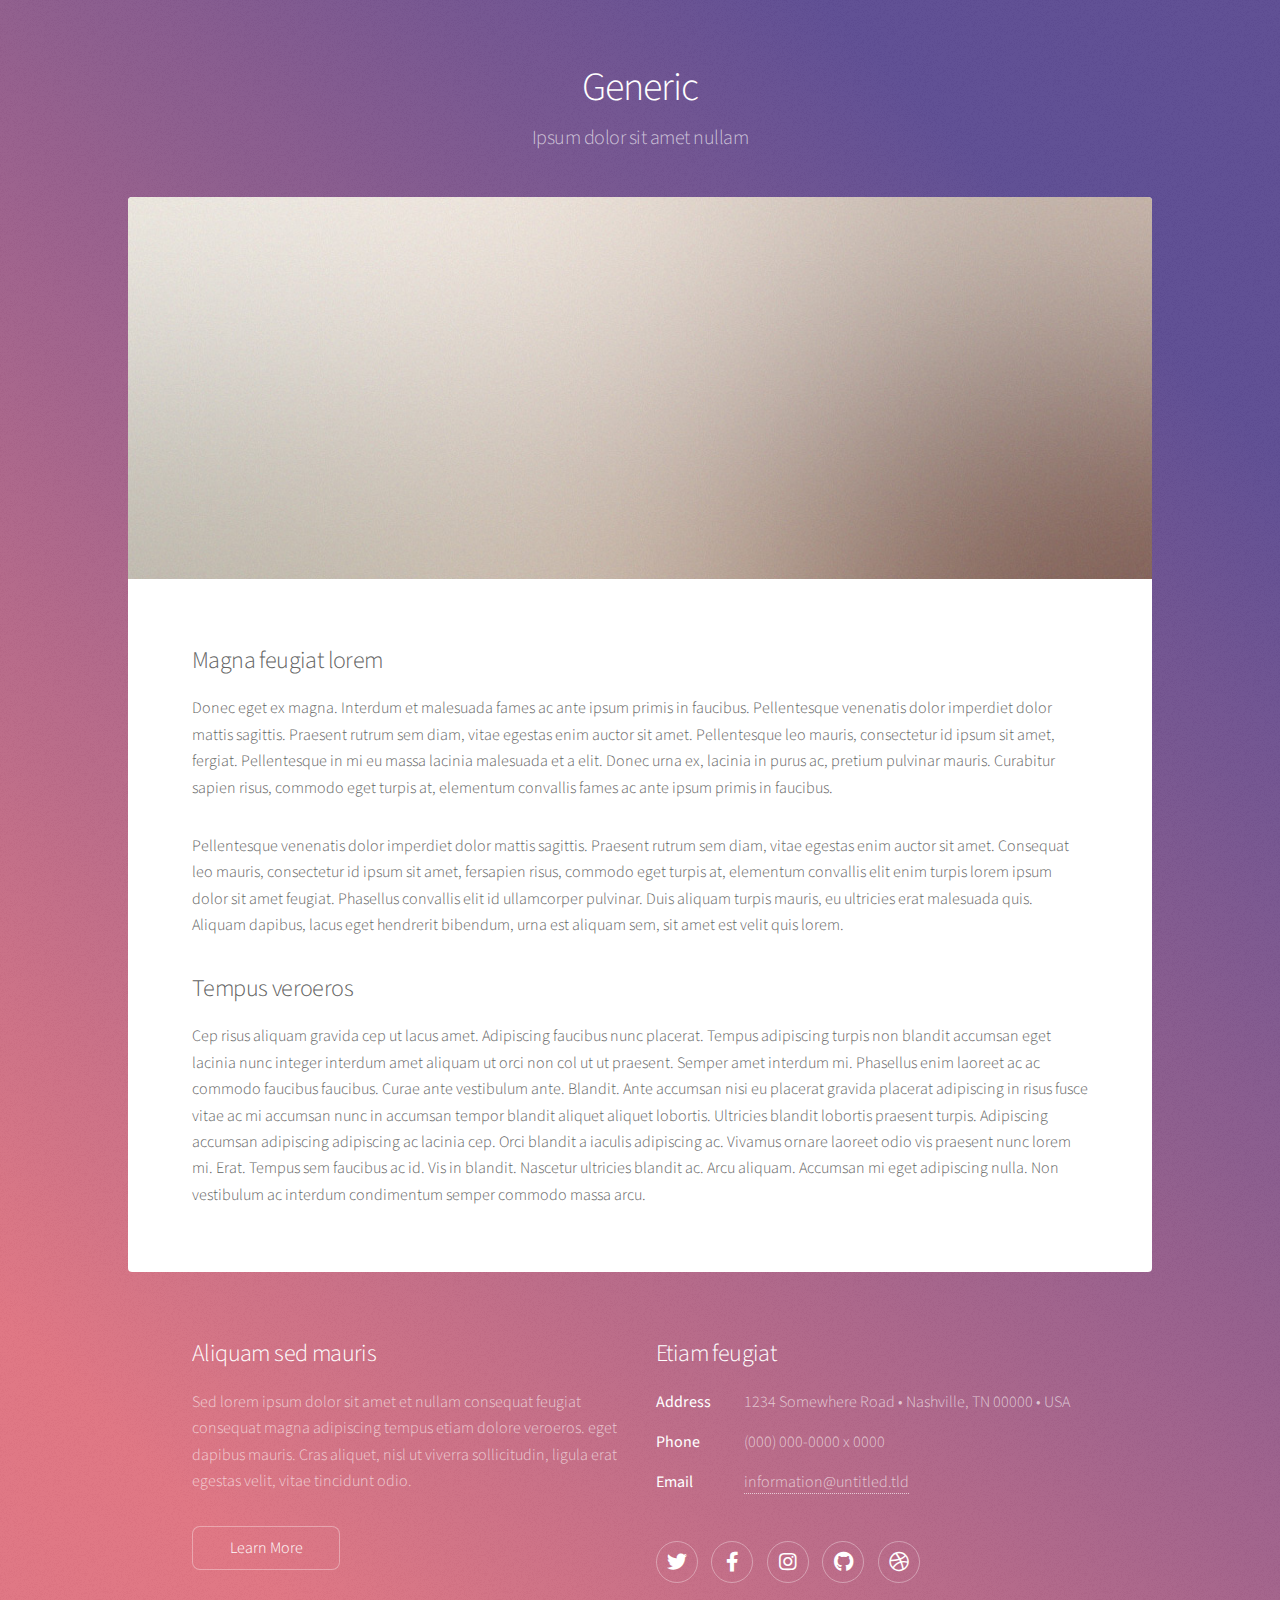
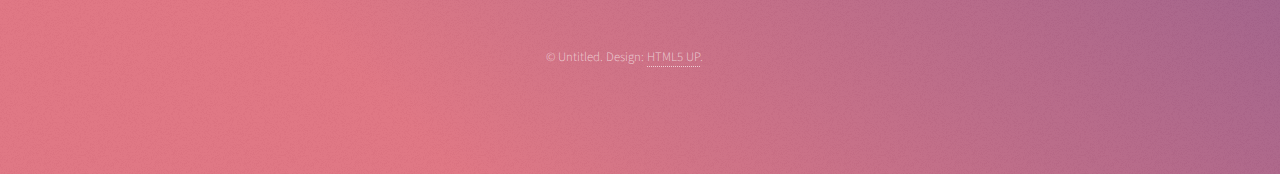
<file: jobhub/generic.html>
<!DOCTYPE HTML>
<!--
	Stellar by HTML5 UP
	html5up.net | @ajlkn
	Free for personal and commercial use under the CCA 3.0 license (html5up.net/license)
-->
<html>
	<head>
		<title>Generic - Stellar by HTML5 UP</title>
		<meta charset="utf-8" />
		<meta name="viewport" content="width=device-width, initial-scale=1, user-scalable=no" />
		<link rel="stylesheet" href="assets/css/main.css" />
		<noscript><link rel="stylesheet" href="assets/css/noscript.css" /></noscript>
	</head>
	<body class="is-preload">

		<!-- Wrapper -->
			<div id="wrapper">

				<!-- Header -->
					<header id="header">
						<h1>Generic</h1>
						<p>Ipsum dolor sit amet nullam</p>
					</header>

				<!-- Main -->
					<div id="main">

						<!-- Content -->
							<section id="content" class="main">
								<span class="image main"><img src="images/pic04.jpg" alt="" /></span>
								<h2>Magna feugiat lorem</h2>
								<p>Donec eget ex magna. Interdum et malesuada fames ac ante ipsum primis in faucibus. Pellentesque venenatis dolor imperdiet dolor mattis sagittis. Praesent rutrum sem diam, vitae egestas enim auctor sit amet. Pellentesque leo mauris, consectetur id ipsum sit amet, fergiat. Pellentesque in mi eu massa lacinia malesuada et a elit. Donec urna ex, lacinia in purus ac, pretium pulvinar mauris. Curabitur sapien risus, commodo eget turpis at, elementum convallis fames ac ante ipsum primis in faucibus.</p>
								<p>Pellentesque venenatis dolor imperdiet dolor mattis sagittis. Praesent rutrum sem diam, vitae egestas enim auctor sit amet. Consequat leo mauris, consectetur id ipsum sit amet, fersapien risus, commodo eget turpis at, elementum convallis elit enim turpis lorem ipsum dolor sit amet feugiat. Phasellus convallis elit id ullamcorper pulvinar. Duis aliquam turpis mauris, eu ultricies erat malesuada quis. Aliquam dapibus, lacus eget hendrerit bibendum, urna est aliquam sem, sit amet est velit quis lorem.</p>
								<h2>Tempus veroeros</h2>
								<p>Cep risus aliquam gravida cep ut lacus amet. Adipiscing faucibus nunc placerat. Tempus adipiscing turpis non blandit accumsan eget lacinia nunc integer interdum amet aliquam ut orci non col ut ut praesent. Semper amet interdum mi. Phasellus enim laoreet ac ac commodo faucibus faucibus. Curae ante vestibulum ante. Blandit. Ante accumsan nisi eu placerat gravida placerat adipiscing in risus fusce vitae ac mi accumsan nunc in accumsan tempor blandit aliquet aliquet lobortis. Ultricies blandit lobortis praesent turpis. Adipiscing accumsan adipiscing adipiscing ac lacinia cep. Orci blandit a iaculis adipiscing ac. Vivamus ornare laoreet odio vis praesent nunc lorem mi. Erat. Tempus sem faucibus ac id. Vis in blandit. Nascetur ultricies blandit ac. Arcu aliquam. Accumsan mi eget adipiscing nulla. Non vestibulum ac interdum condimentum semper commodo massa arcu.</p>
							</section>

					</div>

				<!-- Footer -->
					<footer id="footer">
						<section>
							<h2>Aliquam sed mauris</h2>
							<p>Sed lorem ipsum dolor sit amet et nullam consequat feugiat consequat magna adipiscing tempus etiam dolore veroeros. eget dapibus mauris. Cras aliquet, nisl ut viverra sollicitudin, ligula erat egestas velit, vitae tincidunt odio.</p>
							<ul class="actions">
								<li><a href="#" class="button">Learn More</a></li>
							</ul>
						</section>
						<section>
							<h2>Etiam feugiat</h2>
							<dl class="alt">
								<dt>Address</dt>
								<dd>1234 Somewhere Road &bull; Nashville, TN 00000 &bull; USA</dd>
								<dt>Phone</dt>
								<dd>(000) 000-0000 x 0000</dd>
								<dt>Email</dt>
								<dd><a href="#">information@untitled.tld</a></dd>
							</dl>
							<ul class="icons">
								<li><a href="#" class="icon brands fa-twitter alt"><span class="label">Twitter</span></a></li>
								<li><a href="#" class="icon brands fa-facebook-f alt"><span class="label">Facebook</span></a></li>
								<li><a href="#" class="icon brands fa-instagram alt"><span class="label">Instagram</span></a></li>
								<li><a href="#" class="icon brands fa-github alt"><span class="label">GitHub</span></a></li>
								<li><a href="#" class="icon brands fa-dribbble alt"><span class="label">Dribbble</span></a></li>
							</ul>
						</section>
						<p class="copyright">&copy; Untitled. Design: <a href="https://html5up.net">HTML5 UP</a>.</p>
					</footer>

			</div>

		<!-- Scripts -->
			<script src="assets/js/jquery.min.js"></script>
			<script src="assets/js/jquery.scrollex.min.js"></script>
			<script src="assets/js/jquery.scrolly.min.js"></script>
			<script src="assets/js/browser.min.js"></script>
			<script src="assets/js/breakpoints.min.js"></script>
			<script src="assets/js/util.js"></script>
			<script src="assets/js/main.js"></script>

	</body>
</html>
</file>
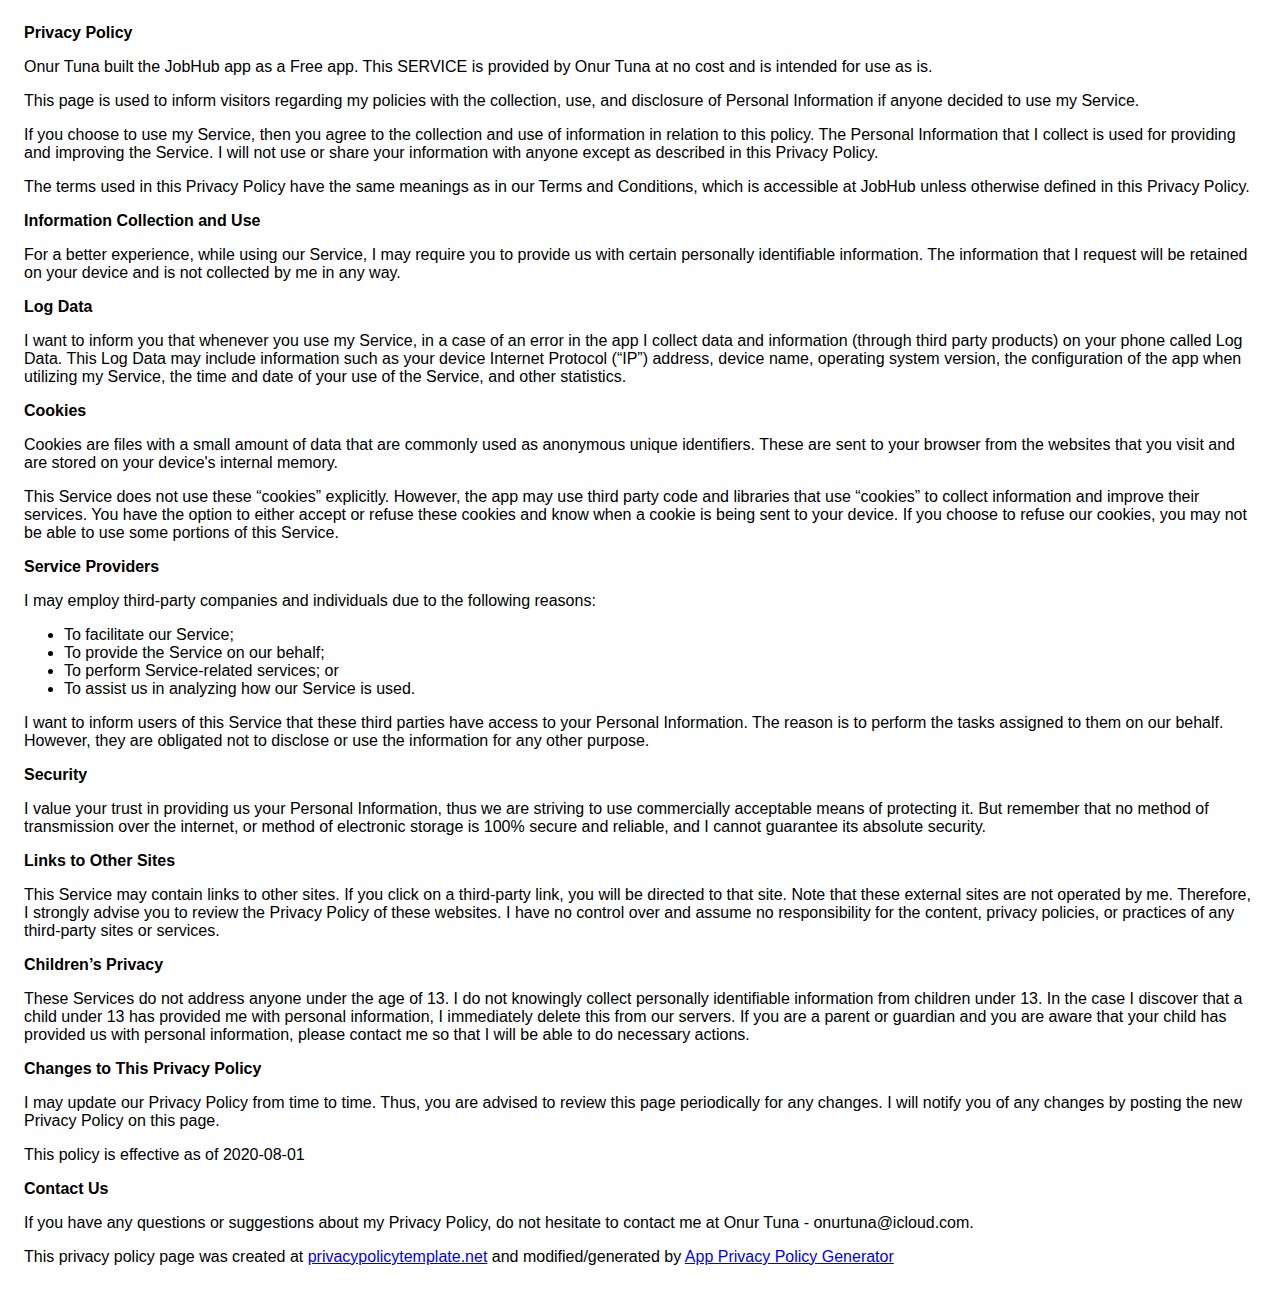
<file: jobhub/privacypolicy.html>
<!DOCTYPE html>
    <html>
    <head>
      <meta charset='utf-8'>
      <meta name='viewport' content='width=device-width'>
      <title>Privacy Policy</title>
      <style> body { font-family: 'Helvetica Neue', Helvetica, Arial, sans-serif; padding:1em; } </style>
    </head>
    <body>
    <strong>Privacy Policy</strong> <p>
                  Onur Tuna built the JobHub app as
                  a Free app. This SERVICE is provided by
                  Onur Tuna at no cost and is intended for use as
                  is.
                </p> <p>
                  This page is used to inform visitors regarding my
                  policies with the collection, use, and disclosure of Personal
                  Information if anyone decided to use my Service.
                </p> <p>
                  If you choose to use my Service, then you agree to
                  the collection and use of information in relation to this
                  policy. The Personal Information that I collect is
                  used for providing and improving the Service. I will not use or share your information with
                  anyone except as described in this Privacy Policy.
                </p> <p>
                  The terms used in this Privacy Policy have the same meanings
                  as in our Terms and Conditions, which is accessible at
                  JobHub unless otherwise defined in this Privacy Policy.
                </p> <p><strong>Information Collection and Use</strong></p> <p>
                  For a better experience, while using our Service, I
                  may require you to provide us with certain personally
                  identifiable information. The information that
                  I request will be retained on your device and is not collected by me in any way.
                </p> <!----> <p><strong>Log Data</strong></p> <p>
                  I want to inform you that whenever you
                  use my Service, in a case of an error in the app
                  I collect data and information (through third party
                  products) on your phone called Log Data. This Log Data may
                  include information such as your device Internet Protocol
                  (“IP”) address, device name, operating system version, the
                  configuration of the app when utilizing my Service,
                  the time and date of your use of the Service, and other
                  statistics.
                </p> <p><strong>Cookies</strong></p> <p>
                  Cookies are files with a small amount of data that are
                  commonly used as anonymous unique identifiers. These are sent
                  to your browser from the websites that you visit and are
                  stored on your device's internal memory.
                </p> <p>
                  This Service does not use these “cookies” explicitly. However,
                  the app may use third party code and libraries that use
                  “cookies” to collect information and improve their services.
                  You have the option to either accept or refuse these cookies
                  and know when a cookie is being sent to your device. If you
                  choose to refuse our cookies, you may not be able to use some
                  portions of this Service.
                </p> <p><strong>Service Providers</strong></p> <p>
                  I may employ third-party companies and
                  individuals due to the following reasons:
                </p> <ul><li>To facilitate our Service;</li> <li>To provide the Service on our behalf;</li> <li>To perform Service-related services; or</li> <li>To assist us in analyzing how our Service is used.</li></ul> <p>
                  I want to inform users of this Service
                  that these third parties have access to your Personal
                  Information. The reason is to perform the tasks assigned to
                  them on our behalf. However, they are obligated not to
                  disclose or use the information for any other purpose.
                </p> <p><strong>Security</strong></p> <p>
                  I value your trust in providing us your
                  Personal Information, thus we are striving to use commercially
                  acceptable means of protecting it. But remember that no method
                  of transmission over the internet, or method of electronic
                  storage is 100% secure and reliable, and I cannot
                  guarantee its absolute security.
                </p> <p><strong>Links to Other Sites</strong></p> <p>
                  This Service may contain links to other sites. If you click on
                  a third-party link, you will be directed to that site. Note
                  that these external sites are not operated by me.
                  Therefore, I strongly advise you to review the
                  Privacy Policy of these websites. I have
                  no control over and assume no responsibility for the content,
                  privacy policies, or practices of any third-party sites or
                  services.
                </p> <p><strong>Children’s Privacy</strong></p> <p>
                  These Services do not address anyone under the age of 13.
                  I do not knowingly collect personally
                  identifiable information from children under 13. In the case
                  I discover that a child under 13 has provided
                  me with personal information, I immediately
                  delete this from our servers. If you are a parent or guardian
                  and you are aware that your child has provided us with
                  personal information, please contact me so that
                  I will be able to do necessary actions.
                </p> <p><strong>Changes to This Privacy Policy</strong></p> <p>
                  I may update our Privacy Policy from
                  time to time. Thus, you are advised to review this page
                  periodically for any changes. I will
                  notify you of any changes by posting the new Privacy Policy on
                  this page.
                </p> <p>This policy is effective as of 2020-08-01</p> <p><strong>Contact Us</strong></p> <p>
                  If you have any questions or suggestions about my
                  Privacy Policy, do not hesitate to contact me at Onur Tuna - onurtuna@icloud.com.
                </p> <p>
                  This privacy policy page was created at
                  <a href="https://privacypolicytemplate.net" target="_blank" rel="noopener noreferrer">privacypolicytemplate.net</a>
                  and modified/generated by
                  <a href="https://app-privacy-policy-generator.firebaseapp.com/" target="_blank" rel="noopener noreferrer">App Privacy Policy Generator</a></p>
    </body>
    </html>
</file>
<file: assets/css/noscript.css>
/*
	Dimension by HTML5 UP
	html5up.net | @ajlkn
	Free for personal and commercial use under the CCA 3.0 license (html5up.net/license)
*/

/* BG */

	body.is-preload #bg:before {
		background-color: transparent;
	}

/* Header */

	body.is-preload #header {
		-moz-filter: none;
		-webkit-filter: none;
		-ms-filter: none;
		filter: none;
	}

		body.is-preload #header > * {
			opacity: 1;
		}

		body.is-preload #header .content .inner {
			max-height: none;
			padding: 3rem 2rem;
			opacity: 1;
		}

/* Main */

	#main article {
		opacity: 1;
		margin: 4rem 0 0 0;
	}
</file>
<file: ekoevo/css/ie/v8.css>
/*
	Solarize by TEMPLATED
	templated.co @templatedco
	Released for free under the Creative Commons Attribution 3.0 license (templated.co/license)
*/

/* Header */

	#header {
		background: #4c4c4c;
	}

/* Wrapper */

	.wrapper.style5 .image img {
		position: relative;
		-ms-behavior: url("css/ie/PIE.htc");
	}

/* Dropotron */

	.dropotron {
		background: #4c4c4c;
	}

/* Copyright */

	#copyright .container {
		border-color: #303030;
	}
</file>
<file: jobhub/assets/css/noscript.css>
/*
	Stellar by HTML5 UP
	html5up.net | @ajlkn
	Free for personal and commercial use under the CCA 3.0 license (html5up.net/license)
*/

/* Header */

	body.is-preload #header.alt > * {
		opacity: 1;
	}

	body.is-preload #header.alt .logo {
		-moz-transform: none;
		-webkit-transform: none;
		-ms-transform: none;
		transform: none;
	}
</file>
<file: qika/assets/css/noscript.css>
/*
	Stellar by HTML5 UP
	html5up.net | @ajlkn
	Free for personal and commercial use under the CCA 3.0 license (html5up.net/license)
*/

/* Header */

	body.is-preload #header.alt > * {
		opacity: 1;
	}

	body.is-preload #header.alt .logo {
		-moz-transform: none;
		-webkit-transform: none;
		-ms-transform: none;
		transform: none;
	}
</file>
<file: css/ie/v8.css>
/*
	Solarize by TEMPLATED
	templated.co @templatedco
	Released for free under the Creative Commons Attribution 3.0 license (templated.co/license)
*/

/* Header */

	#header {
		background: #4c4c4c;
	}

/* Wrapper */

	.wrapper.style5 .image img {
		position: relative;
		-ms-behavior: url("css/ie/PIE.htc");
	}

/* Dropotron */

	.dropotron {
		background: #4c4c4c;
	}

/* Copyright */

	#copyright .container {
		border-color: #303030;
	}
</file>
<file: assets/css/main.css>
@import url(fontawesome-all.min.css);
@import url("https://fonts.googleapis.com/css?family=Source+Sans+Pro:300italic,600italic,300,600");

/*
	Dimension by HTML5 UP
	html5up.net | @ajlkn
	Free for personal and commercial use under the CCA 3.0 license (html5up.net/license)
*/

html, body, div, span, applet, object,
iframe, h1, h2, h3, h4, h5, h6, p, blockquote,
pre, a, abbr, acronym, address, big, cite,
code, del, dfn, em, img, ins, kbd, q, s, samp,
small, strike, strong, sub, sup, tt, var, b,
u, i, center, dl, dt, dd, ol, ul, li, fieldset,
form, label, legend, table, caption, tbody,
tfoot, thead, tr, th, td, article, aside,
canvas, details, embed, figure, figcaption,
footer, header, hgroup, menu, nav, output, ruby,
section, summary, time, mark, audio, video {
	margin: 0;
	padding: 0;
	border: 0;
	font-size: 100%;
	font: inherit;
	vertical-align: baseline;}

article, aside, details, figcaption, figure,
footer, header, hgroup, menu, nav, section {
	display: block;}

body {
	line-height: 1;
}

ol, ul {
	list-style: none;
}

blockquote, q {
	quotes: none;
}

	blockquote:before, blockquote:after, q:before, q:after {
		content: '';
		content: none;
	}

table {
	border-collapse: collapse;
	border-spacing: 0;
}

body {
	-webkit-text-size-adjust: none;
}

mark {
	background-color: transparent;
	color: inherit;
}

input::-moz-focus-inner {
	border: 0;
	padding: 0;
}

input, select, textarea {
	-moz-appearance: none;
	-webkit-appearance: none;
	-ms-appearance: none;
	appearance: none;
}

/* Basic */

	@-ms-viewport {
		width: device-width;
	}

	@media screen and (max-width: 480px) {

		html, body {
			min-width: 320px;
		}

	}

	html {
		box-sizing: border-box;
	}

	*, *:before, *:after {
		box-sizing: inherit;
	}

	body {
		background: #1b1f22;
	}

		body.is-preload *, body.is-preload *:before, body.is-preload *:after {
			-moz-animation: none !important;
			-webkit-animation: none !important;
			-ms-animation: none !important;
			animation: none !important;
			-moz-transition: none !important;
			-webkit-transition: none !important;
			-ms-transition: none !important;
			transition: none !important;
		}

/* Type */

	html {
		font-size: 16pt;
	}

		@media screen and (max-width: 1680px) {

			html {
				font-size: 12pt;
			}

		}

		@media screen and (max-width: 736px) {

			html {
				font-size: 11pt;
			}

		}

		@media screen and (max-width: 360px) {

			html {
				font-size: 10pt;
			}

		}

	body, input, select, textarea {
		color: #ffffff;
		font-family: "Source Sans Pro", sans-serif;
		font-weight: 300;
		font-size: 1rem;
		line-height: 1.65;
	}

	a {
		-moz-transition: color 0.2s ease-in-out, background-color 0.2s ease-in-out, border-bottom-color 0.2s ease-in-out;
		-webkit-transition: color 0.2s ease-in-out, background-color 0.2s ease-in-out, border-bottom-color 0.2s ease-in-out;
		-ms-transition: color 0.2s ease-in-out, background-color 0.2s ease-in-out, border-bottom-color 0.2s ease-in-out;
		transition: color 0.2s ease-in-out, background-color 0.2s ease-in-out, border-bottom-color 0.2s ease-in-out;
		border-bottom: dotted 1px rgba(255, 255, 255, 0.5);
		text-decoration: none;
		color: inherit;
	}

		a:hover {
			border-bottom-color: transparent;
		}

	strong, b {
		color: #ffffff;
		font-weight: 600;
	}

	em, i {
		font-style: italic;
	}

	p {
		margin: 0 0 2rem 0;
	}

	h1, h2, h3, h4, h5, h6 {
		color: #ffffff;
		font-weight: 600;
		line-height: 1.5;
		margin: 0 0 1rem 0;
		text-transform: uppercase;
		letter-spacing: 0.2rem;
	}

		h1 a, h2 a, h3 a, h4 a, h5 a, h6 a {
			color: inherit;
			text-decoration: none;
		}

		h1.major, h2.major, h3.major, h4.major, h5.major, h6.major {
			border-bottom: solid 1px #ffffff;
			width: -moz-max-content;
			width: -webkit-max-content;
			width: -ms-max-content;
			width: max-content;
			padding-bottom: 0.5rem;
			margin: 0 0 2rem 0;
		}

	h1 {
		font-size: 2.25rem;
		line-height: 1.3;
		letter-spacing: 0.5rem;
	}

	h2 {
		font-size: 1.5rem;
		line-height: 1.4;
		letter-spacing: 0.5rem;
	}

	h3 {
		font-size: 1rem;
	}

	h4 {
		font-size: 0.8rem;
	}

	h5 {
		font-size: 0.7rem;
	}

	h6 {
		font-size: 0.6rem;
	}

	@media screen and (max-width: 736px) {

		h1 {
			font-size: 1.75rem;
			line-height: 1.4;
		}

		h2 {
			font-size: 1.25em;
			line-height: 1.5;
		}

	}

	sub {
		font-size: 0.8rem;
		position: relative;
		top: 0.5rem;
	}

	sup {
		font-size: 0.8rem;
		position: relative;
		top: -0.5rem;
	}

	blockquote {
		border-left: solid 4px #ffffff;
		font-style: italic;
		margin: 0 0 2rem 0;
		padding: 0.5rem 0 0.5rem 2rem;
	}

	code {
		background: rgba(255, 255, 255, 0.075);
		border-radius: 4px;
		font-family: "Courier New", monospace;
		font-size: 0.9rem;
		margin: 0 0.25rem;
		padding: 0.25rem 0.65rem;
	}

	pre {
		-webkit-overflow-scrolling: touch;
		font-family: "Courier New", monospace;
		font-size: 0.9rem;
		margin: 0 0 2rem 0;
	}

		pre code {
			display: block;
			line-height: 1.75;
			padding: 1rem 1.5rem;
			overflow-x: auto;
		}

	hr {
		border: 0;
		border-bottom: solid 1px #ffffff;
		margin: 2.75rem 0;
	}

	.align-left {
		text-align: left;
	}

	.align-center {
		text-align: center;
	}

	.align-right {
		text-align: right;
	}

/* Form */

	form {
		margin: 0 0 2rem 0;
	}

		form > :last-child {
			margin-bottom: 0;
		}

		form > .fields {
			display: -moz-flex;
			display: -webkit-flex;
			display: -ms-flex;
			display: flex;
			-moz-flex-wrap: wrap;
			-webkit-flex-wrap: wrap;
			-ms-flex-wrap: wrap;
			flex-wrap: wrap;
			width: calc(100% + 3rem);
			margin: -1.5rem 0 2rem -1.5rem;
		}

			form > .fields > .field {
				-moz-flex-grow: 0;
				-webkit-flex-grow: 0;
				-ms-flex-grow: 0;
				flex-grow: 0;
				-moz-flex-shrink: 0;
				-webkit-flex-shrink: 0;
				-ms-flex-shrink: 0;
				flex-shrink: 0;
				padding: 1.5rem 0 0 1.5rem;
				width: calc(100% - 1.5rem);
			}

				form > .fields > .field.half {
					width: calc(50% - 0.75rem);
				}

				form > .fields > .field.third {
					width: calc(100%/3 - 0.5rem);
				}

				form > .fields > .field.quarter {
					width: calc(25% - 0.375rem);
				}

		@media screen and (max-width: 480px) {

			form > .fields {
				width: calc(100% + 3rem);
				margin: -1.5rem 0 2rem -1.5rem;
			}

				form > .fields > .field {
					padding: 1.5rem 0 0 1.5rem;
					width: calc(100% - 1.5rem);
				}

					form > .fields > .field.half {
						width: calc(100% - 1.5rem);
					}

					form > .fields > .field.third {
						width: calc(100% - 1.5rem);
					}

					form > .fields > .field.quarter {
						width: calc(100% - 1.5rem);
					}

		}

	label {
		color: #ffffff;
		display: block;
		font-size: 0.8rem;
		font-weight: 300;
		letter-spacing: 0.2rem;
		line-height: 1.5;
		margin: 0 0 1rem 0;
		text-transform: uppercase;
	}

	input[type="text"],
	input[type="password"],
	input[type="email"],
	input[type="tel"],
	select,
	textarea {
		-moz-appearance: none;
		-webkit-appearance: none;
		-ms-appearance: none;
		appearance: none;
		-moz-transition: border-color 0.2s ease-in-out, box-shadow 0.2s ease-in-out, background-color 0.2s ease-in-out;
		-webkit-transition: border-color 0.2s ease-in-out, box-shadow 0.2s ease-in-out, background-color 0.2s ease-in-out;
		-ms-transition: border-color 0.2s ease-in-out, box-shadow 0.2s ease-in-out, background-color 0.2s ease-in-out;
		transition: border-color 0.2s ease-in-out, box-shadow 0.2s ease-in-out, background-color 0.2s ease-in-out;
		background-color: transparent;
		border-radius: 4px;
		border: solid 1px #ffffff;
		color: inherit;
		display: block;
		outline: 0;
		padding: 0 1rem;
		text-decoration: none;
		width: 100%;
	}

		input[type="text"]:invalid,
		input[type="password"]:invalid,
		input[type="email"]:invalid,
		input[type="tel"]:invalid,
		select:invalid,
		textarea:invalid {
			box-shadow: none;
		}

		input[type="text"]:focus,
		input[type="password"]:focus,
		input[type="email"]:focus,
		input[type="tel"]:focus,
		select:focus,
		textarea:focus {
			background: rgba(255, 255, 255, 0.075);
			border-color: #ffffff;
			box-shadow: 0 0 0 1px #ffffff;
		}

	select {
		background-image: url("data:image/svg+xml;charset=utf8,%3Csvg xmlns='http://www.w3.org/2000/svg' width='40' height='40' preserveAspectRatio='none' viewBox='0 0 40 40'%3E%3Cpath d='M9.4,12.3l10.4,10.4l10.4-10.4c0.2-0.2,0.5-0.4,0.9-0.4c0.3,0,0.6,0.1,0.9,0.4l3.3,3.3c0.2,0.2,0.4,0.5,0.4,0.9 c0,0.4-0.1,0.6-0.4,0.9L20.7,31.9c-0.2,0.2-0.5,0.4-0.9,0.4c-0.3,0-0.6-0.1-0.9-0.4L4.3,17.3c-0.2-0.2-0.4-0.5-0.4-0.9 c0-0.4,0.1-0.6,0.4-0.9l3.3-3.3c0.2-0.2,0.5-0.4,0.9-0.4S9.1,12.1,9.4,12.3z' fill='%23ffffff' /%3E%3C/svg%3E");
		background-size: 1.25rem;
		background-repeat: no-repeat;
		background-position: calc(100% - 1rem) center;
		height: 2.75rem;
		padding-right: 2.75rem;
		text-overflow: ellipsis;
	}

		select option {
			color: #ffffff;
			background: #1b1f22;
		}

		select:focus::-ms-value {
			background-color: transparent;
		}

		select::-ms-expand {
			display: none;
		}

	input[type="text"],
	input[type="password"],
	input[type="email"],
	select {
		height: 2.75rem;
	}

	textarea {
		padding: 0.75rem 1rem;
	}

	input[type="checkbox"],
	input[type="radio"] {
		-moz-appearance: none;
		-webkit-appearance: none;
		-ms-appearance: none;
		appearance: none;
		display: block;
		float: left;
		margin-right: -2rem;
		opacity: 0;
		width: 1rem;
		z-index: -1;
	}

		input[type="checkbox"] + label,
		input[type="radio"] + label {
			text-decoration: none;
			-moz-user-select: none;
			-webkit-user-select: none;
			-ms-user-select: none;
			user-select: none;
			color: #ffffff;
			cursor: pointer;
			display: inline-block;
			font-size: 0.8rem;
			font-weight: 300;
			margin: 0 0 0.5rem 0;
			padding-left: 2.65rem;
			padding-right: 0.75rem;
			position: relative;
		}

			input[type="checkbox"] + label:before,
			input[type="radio"] + label:before {
				-moz-osx-font-smoothing: grayscale;
				-webkit-font-smoothing: antialiased;
				display: inline-block;
				font-style: normal;
				font-variant: normal;
				text-rendering: auto;
				line-height: 1;
				text-transform: none !important;
				font-family: 'Font Awesome 5 Free';
				font-weight: 900;
			}

			input[type="checkbox"] + label:before,
			input[type="radio"] + label:before {
				-moz-transition: border-color 0.2s ease-in-out, box-shadow 0.2s ease-in-out, background-color 0.2s ease-in-out;
				-webkit-transition: border-color 0.2s ease-in-out, box-shadow 0.2s ease-in-out, background-color 0.2s ease-in-out;
				-ms-transition: border-color 0.2s ease-in-out, box-shadow 0.2s ease-in-out, background-color 0.2s ease-in-out;
				transition: border-color 0.2s ease-in-out, box-shadow 0.2s ease-in-out, background-color 0.2s ease-in-out;
				border-radius: 4px;
				border: solid 1px #ffffff;
				content: '';
				display: inline-block;
				height: 1.65rem;
				left: 0;
				line-height: 1.65rem;
				position: absolute;
				text-align: center;
				top: -0.15rem;
				width: 1.65rem;
			}

		input[type="checkbox"]:checked + label:before,
		input[type="radio"]:checked + label:before {
			background: #ffffff !important;
			border-color: #ffffff !important;
			color: #1b1f22;
			content: '\f00c';
		}

		input[type="checkbox"]:focus + label:before,
		input[type="radio"]:focus + label:before {
			background: rgba(255, 255, 255, 0.075);
			border-color: #ffffff;
			box-shadow: 0 0 0 1px #ffffff;
		}

	input[type="checkbox"] + label:before {
		border-radius: 4px;
	}

	input[type="radio"] + label:before {
		border-radius: 100%;
	}

	::-webkit-input-placeholder {
		color: rgba(255, 255, 255, 0.5) !important;
		opacity: 1.0;
	}

	:-moz-placeholder {
		color: rgba(255, 255, 255, 0.5) !important;
		opacity: 1.0;
	}

	::-moz-placeholder {
		color: rgba(255, 255, 255, 0.5) !important;
		opacity: 1.0;
	}

	:-ms-input-placeholder {
		color: rgba(255, 255, 255, 0.5) !important;
		opacity: 1.0;
	}

	.formerize-placeholder {
		color: rgba(255, 255, 255, 0.5) !important;
		opacity: 1.0;
	}

/* Box */

	.box {
		border-radius: 4px;
		border: solid 1px #ffffff;
		margin-bottom: 2rem;
		padding: 1.5em;
	}

		.box > :last-child,
		.box > :last-child > :last-child,
		.box > :last-child > :last-child > :last-child {
			margin-bottom: 0;
		}

		.box.alt {
			border: 0;
			border-radius: 0;
			padding: 0;
		}

/* Icon */

	.icon {
		text-decoration: none;
		border-bottom: none;
		position: relative;
	}

		.icon:before {
			-moz-osx-font-smoothing: grayscale;
			-webkit-font-smoothing: antialiased;
			display: inline-block;
			font-style: normal;
			font-variant: normal;
			text-rendering: auto;
			line-height: 1;
			text-transform: none !important;
			font-family: 'Font Awesome 5 Free';
			font-weight: 400;
		}

		.icon > .label {
			display: none;
		}

		.icon:before {
			line-height: inherit;
		}

		.icon.solid:before {
			font-weight: 900;
		}

		.icon.brands:before {
			font-family: 'Font Awesome 5 Brands';
		}

/* Image */

	.image {
		border-radius: 4px;
		border: 0;
		display: inline-block;
		position: relative;
	}

		.image:before {
			pointer-events: none;
			background-image: url("../../images/overlay.png");
			background-color: rgba(19, 21, 25, 0.5);
			border-radius: 4px;
			content: '';
			display: block;
			height: 100%;
			left: 0;
			opacity: 0.5;
			position: absolute;
			top: 0;
			width: 100%;
		}

		.image img {
			border-radius: 4px;
			display: block;
		}

		.image.left, .image.right {
			max-width: 40%;
		}

			.image.left img, .image.right img {
				width: 100%;
			}

		.image.left {
			float: left;
			padding: 0 1.5em 1em 0;
			top: 0.25em;
		}

		.image.right {
			float: right;
			padding: 0 0 1em 1.5em;
			top: 0.25em;
		}

		.image.fit {
			display: block;
			margin: 0 0 2rem 0;
			width: 100%;
		}

			.image.fit img {
				width: 100%;
			}

		.image.main {
			display: block;
			margin: 2.5rem 0;
			width: 100%;
		}

			.image.main img {
				width: 100%;
			}

		@media screen and (max-width: 736px) {

			.image.main {
				margin: 2rem 0;
			}

		}

		@media screen and (max-width: 480px) {

			.image.main {
				margin: 1.5rem 0;
			}

		}

/* List */

	ol {
		list-style: decimal;
		margin: 0 0 2rem 0;
		padding-left: 1.25em;
	}

		ol li {
			padding-left: 0.25em;
		}

	ul {
		list-style: disc;
		margin: 0 0 2rem 0;
		padding-left: 1em;
	}

		ul li {
			padding-left: 0.5em;
		}

		ul.alt {
			list-style: none;
			padding-left: 0;
		}

			ul.alt li {
				border-top: solid 1px #ffffff;
				padding: 0.5em 0;
			}

				ul.alt li:first-child {
					border-top: 0;
					padding-top: 0;
				}

	dl {
		margin: 0 0 2rem 0;
	}

		dl dt {
			display: block;
			font-weight: 600;
			margin: 0 0 1rem 0;
		}

		dl dd {
			margin-left: 2rem;
		}

/* Actions */

	ul.actions {
		display: -moz-flex;
		display: -webkit-flex;
		display: -ms-flex;
		display: flex;
		cursor: default;
		list-style: none;
		margin-left: -1rem;
		padding-left: 0;
	}

		ul.actions li {
			padding: 0 0 0 1rem;
			vertical-align: middle;
		}

		ul.actions.special {
			-moz-justify-content: center;
			-webkit-justify-content: center;
			-ms-justify-content: center;
			justify-content: center;
			width: 100%;
			margin-left: 0;
		}

			ul.actions.special li:first-child {
				padding-left: 0;
			}

		ul.actions.stacked {
			-moz-flex-direction: column;
			-webkit-flex-direction: column;
			-ms-flex-direction: column;
			flex-direction: column;
			margin-left: 0;
		}

			ul.actions.stacked li {
				padding: 1.3rem 0 0 0;
			}

				ul.actions.stacked li:first-child {
					padding-top: 0;
				}

		ul.actions.fit {
			width: calc(100% + 1rem);
		}

			ul.actions.fit li {
				-moz-flex-grow: 1;
				-webkit-flex-grow: 1;
				-ms-flex-grow: 1;
				flex-grow: 1;
				-moz-flex-shrink: 1;
				-webkit-flex-shrink: 1;
				-ms-flex-shrink: 1;
				flex-shrink: 1;
				width: 100%;
			}

				ul.actions.fit li > * {
					width: 100%;
				}

			ul.actions.fit.stacked {
				width: 100%;
			}

		@media screen and (max-width: 480px) {

			ul.actions:not(.fixed) {
				-moz-flex-direction: column;
				-webkit-flex-direction: column;
				-ms-flex-direction: column;
				flex-direction: column;
				margin-left: 0;
				width: 100% !important;
			}

				ul.actions:not(.fixed) li {
					-moz-flex-grow: 1;
					-webkit-flex-grow: 1;
					-ms-flex-grow: 1;
					flex-grow: 1;
					-moz-flex-shrink: 1;
					-webkit-flex-shrink: 1;
					-ms-flex-shrink: 1;
					flex-shrink: 1;
					padding: 1rem 0 0 0;
					text-align: center;
					width: 100%;
				}

					ul.actions:not(.fixed) li > * {
						width: 100%;
					}

					ul.actions:not(.fixed) li:first-child {
						padding-top: 0;
					}

					ul.actions:not(.fixed) li input[type="submit"],
					ul.actions:not(.fixed) li input[type="reset"],
					ul.actions:not(.fixed) li input[type="button"],
					ul.actions:not(.fixed) li button,
					ul.actions:not(.fixed) li .button {
						width: 100%;
					}

						ul.actions:not(.fixed) li input[type="submit"].icon:before,
						ul.actions:not(.fixed) li input[type="reset"].icon:before,
						ul.actions:not(.fixed) li input[type="button"].icon:before,
						ul.actions:not(.fixed) li button.icon:before,
						ul.actions:not(.fixed) li .button.icon:before {
							margin-left: -0.5em;
						}

		}

/* Icons */

	ul.icons {
		cursor: default;
		list-style: none;
		padding-left: 0;
	}

		ul.icons li {
			display: inline-block;
			padding: 0 0.75em 0 0;
		}

			ul.icons li:last-child {
				padding-right: 0;
			}

			ul.icons li a {
				border-radius: 100%;
				box-shadow: inset 0 0 0 1px #ffffff;
				display: inline-block;
				height: 2.25rem;
				line-height: 2.25rem;
				text-align: center;
				width: 2.25rem;
			}

				ul.icons li a:hover {
					background-color: rgba(255, 255, 255, 0.075);
				}

				ul.icons li a:active {
					background-color: rgba(255, 255, 255, 0.175);
				}

/* Table */

	.table-wrapper {
		-webkit-overflow-scrolling: touch;
		overflow-x: auto;
	}

	table {
		margin: 0 0 2rem 0;
		width: 100%;
	}

		table tbody tr {
			border: solid 1px #ffffff;
			border-left: 0;
			border-right: 0;
		}

			table tbody tr:nth-child(2n + 1) {
				background-color: rgba(255, 255, 255, 0.075);
			}

		table td {
			padding: 0.75em 0.75em;
		}

		table th {
			color: #ffffff;
			font-size: 0.9em;
			font-weight: 600;
			padding: 0 0.75em 0.75em 0.75em;
			text-align: left;
		}

		table thead {
			border-bottom: solid 2px #ffffff;
		}

		table tfoot {
			border-top: solid 2px #ffffff;
		}

		table.alt {
			border-collapse: separate;
		}

			table.alt tbody tr td {
				border: solid 1px #ffffff;
				border-left-width: 0;
				border-top-width: 0;
			}

				table.alt tbody tr td:first-child {
					border-left-width: 1px;
				}

			table.alt tbody tr:first-child td {
				border-top-width: 1px;
			}

			table.alt thead {
				border-bottom: 0;
			}

			table.alt tfoot {
				border-top: 0;
			}

/* Button */

	input[type="submit"],
	input[type="reset"],
	input[type="button"],
	button,
	.button {
		-moz-appearance: none;
		-webkit-appearance: none;
		-ms-appearance: none;
		appearance: none;
		-moz-transition: background-color 0.2s ease-in-out, color 0.2s ease-in-out;
		-webkit-transition: background-color 0.2s ease-in-out, color 0.2s ease-in-out;
		-ms-transition: background-color 0.2s ease-in-out, color 0.2s ease-in-out;
		transition: background-color 0.2s ease-in-out, color 0.2s ease-in-out;
		background-color: transparent;
		border-radius: 4px;
		border: 0;
		box-shadow: inset 0 0 0 1px #ffffff;
		color: #ffffff !important;
		cursor: pointer;
		display: inline-block;
		font-size: 0.8rem;
		font-weight: 300;
		height: 2.75rem;
		letter-spacing: 0.2rem;
		line-height: 2.75rem;
		outline: 0;
		padding: 0 1.25rem 0 1.35rem;
		text-align: center;
		text-decoration: none;
		text-transform: uppercase;
		white-space: nowrap;
	}

		input[type="submit"]:hover,
		input[type="reset"]:hover,
		input[type="button"]:hover,
		button:hover,
		.button:hover {
			background-color: rgba(255, 255, 255, 0.075);
		}

		input[type="submit"]:active,
		input[type="reset"]:active,
		input[type="button"]:active,
		button:active,
		.button:active {
			background-color: rgba(255, 255, 255, 0.175);
		}

		input[type="submit"].icon:before,
		input[type="reset"].icon:before,
		input[type="button"].icon:before,
		button.icon:before,
		.button.icon:before {
			margin-right: 0.5em;
		}

		input[type="submit"].fit,
		input[type="reset"].fit,
		input[type="button"].fit,
		button.fit,
		.button.fit {
			width: 100%;
		}

		input[type="submit"].small,
		input[type="reset"].small,
		input[type="button"].small,
		button.small,
		.button.small {
			font-size: 0.6rem;
			height: 2.0625rem;
			line-height: 2.0625rem;
		}

		input[type="submit"].primary,
		input[type="reset"].primary,
		input[type="button"].primary,
		button.primary,
		.button.primary {
			background-color: #ffffff;
			color: #1b1f22 !important;
			font-weight: 600;
		}

		input[type="submit"].disabled, input[type="submit"]:disabled,
		input[type="reset"].disabled,
		input[type="reset"]:disabled,
		input[type="button"].disabled,
		input[type="button"]:disabled,
		button.disabled,
		button:disabled,
		.button.disabled,
		.button:disabled {
			pointer-events: none;
			cursor: default;
			opacity: 0.25;
		}

	input[type="submit"],
	input[type="reset"],
	input[type="button"],
	button {
		line-height: calc(2.75rem - 2px);
	}

/* BG */

	#bg {
		-moz-transform: scale(1.0);
		-webkit-transform: scale(1.0);
		-ms-transform: scale(1.0);
		transform: scale(1.0);
		-webkit-backface-visibility: hidden;
		position: fixed;
		top: 0;
		left: 0;
		width: 100%;
		height: 100vh;
		z-index: 1;
	}

		#bg:before, #bg:after {
			content: '';
			display: block;
			position: absolute;
			top: 0;
			left: 0;
			width: 100%;
			height: 100%;
		}

		#bg:before {
			-moz-transition: background-color 2.5s ease-in-out;
			-webkit-transition: background-color 2.5s ease-in-out;
			-ms-transition: background-color 2.5s ease-in-out;
			transition: background-color 2.5s ease-in-out;
			-moz-transition-delay: 0.75s;
			-webkit-transition-delay: 0.75s;
			-ms-transition-delay: 0.75s;
			transition-delay: 0.75s;
			background-image: linear-gradient(to top, rgba(19, 21, 25, 0.5), rgba(19, 21, 25, 0.5)), url("../../images/overlay.png");
			background-size: auto, 256px 256px;
			background-position: center, center;
			background-repeat: no-repeat, repeat;
			z-index: 2;
		}

		#bg:after {
			-moz-transform: scale(1.125);
			-webkit-transform: scale(1.125);
			-ms-transform: scale(1.125);
			transform: scale(1.125);
			-moz-transition: -moz-transform 0.325s ease-in-out, -moz-filter 0.325s ease-in-out;
			-webkit-transition: -webkit-transform 0.325s ease-in-out, -webkit-filter 0.325s ease-in-out;
			-ms-transition: -ms-transform 0.325s ease-in-out, -ms-filter 0.325s ease-in-out;
			transition: transform 0.325s ease-in-out, filter 0.325s ease-in-out;
			background-image: url("../../images/bg.jpg");
			background-position: center;
			background-size: cover;
			background-repeat: no-repeat;
			z-index: 1;
		}

		body.is-article-visible #bg:after {
			-moz-transform: scale(1.0825);
			-webkit-transform: scale(1.0825);
			-ms-transform: scale(1.0825);
			transform: scale(1.0825);
			-moz-filter: blur(0.2rem);
			-webkit-filter: blur(0.2rem);
			-ms-filter: blur(0.2rem);
			filter: blur(0.2rem);
		}

		body.is-preload #bg:before {
			background-color: #000000;
		}

/* Wrapper */

	#wrapper {
		display: -moz-flex;
		display: -webkit-flex;
		display: -ms-flex;
		display: flex;
		-moz-flex-direction: column;
		-webkit-flex-direction: column;
		-ms-flex-direction: column;
		flex-direction: column;
		-moz-align-items: center;
		-webkit-align-items: center;
		-ms-align-items: center;
		align-items: center;
		-moz-justify-content: space-between;
		-webkit-justify-content: space-between;
		-ms-justify-content: space-between;
		justify-content: space-between;
		position: relative;
		min-height: 100vh;
		width: 100%;
		padding: 4rem 2rem;
		z-index: 3;
	}

		#wrapper:before {
			content: '';
			display: block;
		}

		@media screen and (max-width: 1680px) {

			#wrapper {
				padding: 3rem 2rem;
			}

		}

		@media screen and (max-width: 736px) {

			#wrapper {
				padding: 2rem 1rem;
			}

		}

		@media screen and (max-width: 480px) {

			#wrapper {
				padding: 1rem;
			}

		}

/* Header */

	#header {
		display: -moz-flex;
		display: -webkit-flex;
		display: -ms-flex;
		display: flex;
		-moz-flex-direction: column;
		-webkit-flex-direction: column;
		-ms-flex-direction: column;
		flex-direction: column;
		-moz-align-items: center;
		-webkit-align-items: center;
		-ms-align-items: center;
		align-items: center;
		-moz-transition: -moz-transform 0.325s ease-in-out, -moz-filter 0.325s ease-in-out, opacity 0.325s ease-in-out;
		-webkit-transition: -webkit-transform 0.325s ease-in-out, -webkit-filter 0.325s ease-in-out, opacity 0.325s ease-in-out;
		-ms-transition: -ms-transform 0.325s ease-in-out, -ms-filter 0.325s ease-in-out, opacity 0.325s ease-in-out;
		transition: transform 0.325s ease-in-out, filter 0.325s ease-in-out, opacity 0.325s ease-in-out;
		background-image: -moz-radial-gradient(rgba(0, 0, 0, 0.25) 25%, rgba(0, 0, 0, 0) 55%);
		background-image: -webkit-radial-gradient(rgba(0, 0, 0, 0.25) 25%, rgba(0, 0, 0, 0) 55%);
		background-image: -ms-radial-gradient(rgba(0, 0, 0, 0.25) 25%, rgba(0, 0, 0, 0) 55%);
		background-image: radial-gradient(rgba(0, 0, 0, 0.25) 25%, rgba(0, 0, 0, 0) 55%);
		max-width: 100%;
		text-align: center;
	}

		#header > * {
			-moz-transition: opacity 0.325s ease-in-out;
			-webkit-transition: opacity 0.325s ease-in-out;
			-ms-transition: opacity 0.325s ease-in-out;
			transition: opacity 0.325s ease-in-out;
			position: relative;
			margin-top: 3.5rem;
		}

			#header > *:before {
				content: '';
				display: block;
				position: absolute;
				top: calc(-3.5rem - 1px);
				left: calc(50% - 1px);
				width: 1px;
				height: calc(3.5rem + 1px);
				background: #ffffff;
			}

		#header > :first-child {
			margin-top: 0;
		}

			#header > :first-child:before {
				display: none;
			}

		#header .logo {
			width: 5.5rem;
			height: 5.5rem;
			line-height: 5.5rem;
			border: solid 1px #ffffff;
			border-radius: 100%;
		}

			#header .logo .icon:before {
				font-size: 2rem;
			}

		#header .content {
			border-style: solid;
			border-color: #ffffff;
			border-top-width: 1px;
			border-bottom-width: 1px;
			max-width: 100%;
		}

			#header .content .inner {
				-moz-transition: max-height 0.75s ease, padding 0.75s ease, opacity 0.325s ease-in-out;
				-webkit-transition: max-height 0.75s ease, padding 0.75s ease, opacity 0.325s ease-in-out;
				-ms-transition: max-height 0.75s ease, padding 0.75s ease, opacity 0.325s ease-in-out;
				transition: max-height 0.75s ease, padding 0.75s ease, opacity 0.325s ease-in-out;
				-moz-transition-delay: 0.25s;
				-webkit-transition-delay: 0.25s;
				-ms-transition-delay: 0.25s;
				transition-delay: 0.25s;
				padding: 3rem 2rem;
				max-height: 40rem;
				overflow: hidden;
			}

				#header .content .inner > :last-child {
					margin-bottom: 0;
				}

			#header .content p {
				text-transform: uppercase;
				letter-spacing: 0.2rem;
				font-size: 0.8rem;
				line-height: 2;
			}

		#header nav ul {
			display: -moz-flex;
			display: -webkit-flex;
			display: -ms-flex;
			display: flex;
			margin-bottom: 0;
			list-style: none;
			padding-left: 0;
			border: solid 1px #ffffff;
			border-radius: 4px;
		}

			#header nav ul li {
				padding-left: 0;
				border-left: solid 1px #ffffff;
			}

				#header nav ul li:first-child {
					border-left: 0;
				}

				#header nav ul li a {
					display: block;
					min-width: 7.5rem;
					height: 2.75rem;
					line-height: 2.75rem;
					padding: 0 1.25rem 0 1.45rem;
					text-transform: uppercase;
					letter-spacing: 0.2rem;
					font-size: 0.8rem;
					border-bottom: 0;
				}

					#header nav ul li a:hover {
						background-color: rgba(255, 255, 255, 0.075);
					}

					#header nav ul li a:active {
						background-color: rgba(255, 255, 255, 0.175);
					}

		#header nav.use-middle:after {
			content: '';
			display: block;
			position: absolute;
			top: 0;
			left: calc(50% - 1px);
			width: 1px;
			height: 100%;
			background: #ffffff;
		}

		#header nav.use-middle ul li.is-middle {
			border-left: 0;
		}

		body.is-article-visible #header {
			-moz-transform: scale(0.95);
			-webkit-transform: scale(0.95);
			-ms-transform: scale(0.95);
			transform: scale(0.95);
			-moz-filter: blur(0.1rem);
			-webkit-filter: blur(0.1rem);
			-ms-filter: blur(0.1rem);
			filter: blur(0.1rem);
			opacity: 0;
		}

		body.is-preload #header {
			-moz-filter: blur(0.125rem);
			-webkit-filter: blur(0.125rem);
			-ms-filter: blur(0.125rem);
			filter: blur(0.125rem);
		}

			body.is-preload #header > * {
				opacity: 0;
			}

			body.is-preload #header .content .inner {
				max-height: 0;
				padding-top: 0;
				padding-bottom: 0;
				opacity: 0;
			}

		@media screen and (max-width: 980px) {

			#header .content p br {
				display: none;
			}

		}

		@media screen and (max-width: 736px) {

			#header > * {
				margin-top: 2rem;
			}

				#header > *:before {
					top: calc(-2rem - 1px);
					height: calc(2rem + 1px);
				}

			#header .logo {
				width: 4.75rem;
				height: 4.75rem;
				line-height: 4.75rem;
			}

				#header .logo .icon:before {
					font-size: 1.75rem;
				}

			#header .content .inner {
				padding: 2.5rem 1rem;
			}

			#header .content p {
				line-height: 1.875;
			}

		}

		@media screen and (max-width: 480px) {

			#header {
				padding: 1.5rem 0;
			}

				#header .content .inner {
					padding: 2.5rem 0;
				}

				#header nav ul {
					-moz-flex-direction: column;
					-webkit-flex-direction: column;
					-ms-flex-direction: column;
					flex-direction: column;
					min-width: 10rem;
					max-width: 100%;
				}

					#header nav ul li {
						border-left: 0;
						border-top: solid 1px #ffffff;
					}

						#header nav ul li:first-child {
							border-top: 0;
						}

						#header nav ul li a {
							height: 3rem;
							line-height: 3rem;
							min-width: 0;
							width: 100%;
						}

				#header nav.use-middle:after {
					display: none;
				}

		}

/* Main */

	#main {
		-moz-flex-grow: 1;
		-webkit-flex-grow: 1;
		-ms-flex-grow: 1;
		flex-grow: 1;
		-moz-flex-shrink: 1;
		-webkit-flex-shrink: 1;
		-ms-flex-shrink: 1;
		flex-shrink: 1;
		display: -moz-flex;
		display: -webkit-flex;
		display: -ms-flex;
		display: flex;
		-moz-align-items: center;
		-webkit-align-items: center;
		-ms-align-items: center;
		align-items: center;
		-moz-justify-content: center;
		-webkit-justify-content: center;
		-ms-justify-content: center;
		justify-content: center;
		-moz-flex-direction: column;
		-webkit-flex-direction: column;
		-ms-flex-direction: column;
		flex-direction: column;
		position: relative;
		max-width: 100%;
		z-index: 3;
	}

		#main article {
			-moz-transform: translateY(0.25rem);
			-webkit-transform: translateY(0.25rem);
			-ms-transform: translateY(0.25rem);
			transform: translateY(0.25rem);
			-moz-transition: opacity 0.325s ease-in-out, -moz-transform 0.325s ease-in-out;
			-webkit-transition: opacity 0.325s ease-in-out, -webkit-transform 0.325s ease-in-out;
			-ms-transition: opacity 0.325s ease-in-out, -ms-transform 0.325s ease-in-out;
			transition: opacity 0.325s ease-in-out, transform 0.325s ease-in-out;
			padding: 4.5rem 2.5rem 1.5rem 2.5rem ;
			position: relative;
			width: 40rem;
			max-width: 100%;
			background-color: rgba(27, 31, 34, 0.85);
			border-radius: 4px;
			opacity: 0;
		}

			#main article.active {
				-moz-transform: translateY(0);
				-webkit-transform: translateY(0);
				-ms-transform: translateY(0);
				transform: translateY(0);
				opacity: 1;
			}

			#main article .close {
				display: block;
				position: absolute;
				top: 0;
				right: 0;
				width: 4rem;
				height: 4rem;
				cursor: pointer;
				text-indent: 4rem;
				overflow: hidden;
				white-space: nowrap;
			}

				#main article .close:before {
					-moz-transition: background-color 0.2s ease-in-out;
					-webkit-transition: background-color 0.2s ease-in-out;
					-ms-transition: background-color 0.2s ease-in-out;
					transition: background-color 0.2s ease-in-out;
					content: '';
					display: block;
					position: absolute;
					top: 0.75rem;
					left: 0.75rem;
					width: 2.5rem;
					height: 2.5rem;
					border-radius: 100%;
					background-position: center;
					background-image: url("data:image/svg+xml;charset=utf8,%3Csvg xmlns='http://www.w3.org/2000/svg' xmlns:xlink='http://www.w3.org/1999/xlink' width='20px' height='20px' viewBox='0 0 20 20' zoomAndPan='disable'%3E%3Cstyle%3Eline %7B stroke: %23ffffff%3B stroke-width: 1%3B %7D%3C/style%3E%3Cline x1='2' y1='2' x2='18' y2='18' /%3E%3Cline x1='18' y1='2' x2='2' y2='18' /%3E%3C/svg%3E");
					background-size: 20px 20px;
					background-repeat: no-repeat;
				}

				#main article .close:hover:before {
					background-color: rgba(255, 255, 255, 0.075);
				}

				#main article .close:active:before {
					background-color: rgba(255, 255, 255, 0.175);
				}

		@media screen and (max-width: 736px) {

			#main article {
				padding: 3.5rem 2rem 0.5rem 2rem ;
			}

				#main article .close:before {
					top: 0.875rem;
					left: 0.875rem;
					width: 2.25rem;
					height: 2.25rem;
					background-size: 14px 14px;
				}

		}

		@media screen and (max-width: 480px) {

			#main article {
				padding: 3rem 1.5rem 0.5rem 1.5rem ;
			}

		}

/* Footer */

	#footer {
		-moz-transition: -moz-transform 0.325s ease-in-out, -moz-filter 0.325s ease-in-out, opacity 0.325s ease-in-out;
		-webkit-transition: -webkit-transform 0.325s ease-in-out, -webkit-filter 0.325s ease-in-out, opacity 0.325s ease-in-out;
		-ms-transition: -ms-transform 0.325s ease-in-out, -ms-filter 0.325s ease-in-out, opacity 0.325s ease-in-out;
		transition: transform 0.325s ease-in-out, filter 0.325s ease-in-out, opacity 0.325s ease-in-out;
		width: 100%;
		max-width: 100%;
		margin-top: 2rem;
		text-align: center;
	}

		#footer .copyright {
			letter-spacing: 0.2rem;
			font-size: 0.6rem;
			opacity: 0.75;
			margin-bottom: 0;
			text-transform: uppercase;
		}

		body.is-article-visible #footer {
			-moz-transform: scale(0.95);
			-webkit-transform: scale(0.95);
			-ms-transform: scale(0.95);
			transform: scale(0.95);
			-moz-filter: blur(0.1rem);
			-webkit-filter: blur(0.1rem);
			-ms-filter: blur(0.1rem);
			filter: blur(0.1rem);
			opacity: 0;
		}

		body.is-preload #footer {
			opacity: 0;
		}
</file>
<file: ekoevo/css/skel.css>
/* Resets (http://meyerweb.com/eric/tools/css/reset/ | v2.0 | 20110126 | License: none (public domain)) */

	html,body,div,span,applet,object,iframe,h1,h2,h3,h4,h5,h6,p,blockquote,pre,a,abbr,acronym,address,big,cite,code,del,dfn,em,img,ins,kbd,q,s,samp,small,strike,strong,sub,sup,tt,var,b,u,i,center,dl,dt,dd,ol,ul,li,fieldset,form,label,legend,table,caption,tbody,tfoot,thead,tr,th,td,article,aside,canvas,details,embed,figure,figcaption,footer,header,hgroup,menu,nav,output,ruby,section,summary,time,mark,audio,video{margin:0;padding:0;border:0;font-size:100%;font:inherit;vertical-align:baseline;}article,aside,details,figcaption,figure,footer,header,hgroup,menu,nav,section{display:block;}body{line-height:1;}ol,ul{list-style:none;}blockquote,q{quotes:none;}blockquote:before,blockquote:after,q:before,q:after{content:'';content:none;}table{border-collapse:collapse;border-spacing:0;}body{-webkit-text-size-adjust:none}

/* Box Model */

	*, *:before, *:after {
		-moz-box-sizing: border-box;
		-webkit-box-sizing: border-box;
		box-sizing: border-box;
	}

/* Container */

	body {
		/* min-width: (containers) */
		min-width: 1200px;
	}

	.container {
		margin-left: auto;
		margin-right: auto;
		
		/* width: (containers) */
		width: 1200px;
	}

	/* Modifiers */
	
		.container.small {
			/* width: (containers) * 0.75; */
			width: 900px;
		}

		.container.big {
			width: 100%;

			/* max-width: (containers) * 1.25; */
			max-width: 1500px;

			/* min-width: (containers); */
			min-width: 1200px;
		}

/* Grid */

	.\31 2u { width: 100% }
	.\31 1u { width: 91.6666666667% }
	.\31 0u { width: 83.3333333333% }
	.\39 u { width: 75% }
	.\38 u { width: 66.6666666667% }
	.\37 u { width: 58.3333333333% }
	.\36 u { width: 50% }
	.\35 u { width: 41.6666666667% }
	.\34 u { width: 33.3333333333% }
	.\33 u { width: 25% }
	.\32 u { width: 16.6666666667% }
	.\31 u { width: 8.3333333333% }
	.\-11u { margin-left: 91.6666666667% }
	.\-10u { margin-left: 83.3333333333% }
	.\-9u { margin-left: 75% }
	.\-8u { margin-left: 66.6666666667% }
	.\-7u { margin-left: 58.3333333333% }
	.\-6u { margin-left: 50% }
	.\-5u { margin-left: 41.6666666667% }
	.\-4u { margin-left: 33.3333333333% }
	.\-3u { margin-left: 25% }
	.\-2u { margin-left: 16.6666666667% }
	.\-1u { margin-left: 8.3333333333% }

	/* Rows */

		.row > * {
			float: left;
		}

		.row:after {
			content: '';
			display: block;
			clear: both;
			height: 0;
		}

		.row:first-child > * {
			padding-top: 0 !important;
		}

		/* Normal */

			.row > * {
				/* padding-left: (gutters) */
				padding-left: 40px;
			}

			.row + .row > * {
				/* padding: (gutters) 0 0 (gutters) */
				padding: 40px 0 0 40px;
			}

			.row {
				/* margin-left: -(gutters) */
				margin-left: -40px;
			}

		/* Flush */

			.row.flush > * {
				padding-left: 0;
			}

			.row + .row.flush > * {
				padding: 0;
			}

			.row.flush {
				margin-left: 0;
			}

		/* Quarter */

			.row.quarter > * {
				/* padding-left: (gutters * 0.25) */
				padding-left: 10px;
			}

			.row + .row.quarter > * {
				/* padding: (gutters * 0.25) 0 0 (gutters * 0.25) */
				padding: 10px 0 0 10px;
			}

			.row.quarter {
				/* margin-left: -(gutters * 0.25) */
				margin-left: -10px;
			}

		/* Half */

			.row.half > * {
				/* padding-left: (gutters * 0.5) */
				padding-left: 20px;
			}

			.row + .row.half > * {
				/* padding: (gutters * 0.5) 0 0 (gutters * 0.5) */
				padding: 20px 0 0 20px;
			}

			.row.half {
				/* margin-left: -(gutters * 0.5) */
				margin-left: -20px;
			}

		/* One and (a) Half */

			.row.oneandhalf > * {
				/* padding-left: (gutters * 1.5) */
				padding-left: 60px;
			}

			.row + .row.oneandhalf > * {
				/* padding: (gutters * 1.5) 0 0 (gutters * 1.5) */
				padding: 60px 0 0 60px;
			}

			.row.oneandhalf {
				/* margin-left: -(gutters * 1.5) */
				margin-left: -60px;
			}

		/* Double */

			.row.double > * {
				/* padding-left: (gutters * 2) */
				padding-left: 80px;
			}

			.row + .row.double > * {
				/* padding: (gutters * 2) 0 0 (gutters * 2) */
				padding: 80px 0 0 80px;
			}

			.row.double {
				/* margin-left: -(gutters * 2) */
				margin-left: -80px;
			}
</file>
<file: ekoevo/css/style.css>
@import url("font-awesome.min.css");
@import url("http://fonts.googleapis.com/css?family=Open+Sans:300,400,600,700,800");

/*
	Solarize by TEMPLATED
	templated.co @templatedco
	Released for free under the Creative Commons Attribution 3.0 license (templated.co/license)
*/

/* Basic */

	body {
		background: #222222;
	}

		body.loading * {
			-moz-transition: none !important;
			-webkit-transition: none !important;
			-o-transition: none !important;
			-ms-transition: none !important;
			transition: none !important;
			-moz-animation: none !important;
			-webkit-animation: none !important;
			-o-animation: none !important;
			-ms-animation: none !important;
			animation: none !important;
		}

	body, input, select, textarea {
		color: #555555;
		font-family: 'Open Sans', sans-serif;
		font-size: 12pt;
		font-weight: 300;
		line-height: 1.65em;
	}

	a {
		color: #82b440;
		text-decoration: underline;
	}

	strong, b {
		font-weight: 700;
	}

	em, i {
		font-style: italic;
	}

	p, ul, ol, dl, table, blockquote {
		margin: 0 0 2em 0;
	}

	p {
		line-height: 1.8em;
	}

		p.medium {
			font-size: 1.4em;
		}

	h1, h2, h3, h4, h5, h6 {
		color: inherit;
		font-weight: 700;
	}

		h1 a, h2 a, h3 a, h4 a, h5 a, h6 a {
			color: inherit;
			text-decoration: none;
		}

	h2 {
		font-size: 1.5em;
	}

	h3 {
		font-size: 1.25em;
	}

	sub {
		font-size: 0.8em;
		position: relative;
		top: 0.5em;
	}

	sup {
		font-size: 0.8em;
		position: relative;
		top: -0.5em;
	}

	hr {
		border-top: solid 1px #82b440;
		border: 0;
		margin-bottom: 1.5em;
	}

	blockquote {
		border-left: solid 0.5em #82b440;
		font-style: italic;
		padding: 1em 0 1em 2em;
	}

	section.special, article.special {
		text-align: center;
	}

	header.major {
		padding-bottom: 3em;
		text-align: center;
		text-transform: uppercase;
	}

		header.major h2 {
			font-size: 2.6em;
			font-weight: 700;
		}

		header.major .byline {
			display: block;
			padding-top: 1em;
			letter-spacing: 1px;
			font-size: 1.4em;
		}

	footer > :last-child {
		margin-bottom: 0;
	}

	footer.major {
		padding-top: 3em;
	}

/* Form */

	input[type="text"],
	input[type="password"],
	input[type="email"],
	textarea {
		-moz-appearance: none;
		-webkit-appearance: none;
		-o-appearance: none;
		-ms-appearance: none;
		appearance: none;
		background: none;
		border: solid 1px #82b440;
		color: inherit;
		display: block;
		outline: 0;
		padding: 0.75em;
		text-decoration: none;
		width: 100%;
	}

		input[type="text"]:focus,
		input[type="password"]:focus,
		input[type="email"]:focus,
		textarea:focus {
			border-color: #82b440;
		}

	input[type="text"],
	input[type="password"],
	input[type="email"] {
		line-height: 1em;
	}

	::-webkit-input-placeholder {
		color: inherit;
		opacity: 0.5;
		position: relative;
		top: 3px;
	}

	:-moz-placeholder {
		color: inherit;
		opacity: 0.5;
	}

	::-moz-placeholder {
		color: inherit;
		opacity: 0.5;
	}

	:-ms-input-placeholder {
		color: inherit;
		opacity: 0.5;
	}

	.formerize-placeholder {
		color: rgba(85, 85, 85, 0.5) !important;
	}

/* Image */

	.image {
		border: 0;
		position: relative;
	}

		.image.fit {
			display: block;
		}

			.image.fit img {
				display: block;
				width: 100%;
			}

		.image.feature {
			display: block;
			margin: 0 0 2em 0;
		}

			.image.feature img {
				display: block;
				width: 100%;
			}

/* Icon */

	.icon {
		position: relative;
	}

		.icon:before {
			content: "";
			-moz-osx-font-smoothing: grayscale;
			-webkit-font-smoothing: antialiased;
			font-family: FontAwesome;
			font-style: normal;
			font-weight: normal;
			text-transform: none !important;
		}

		.icon > .label {
			display: none;
		}

/* Lists */

	ol.default {
		list-style: decimal;
		padding-left: 1.25em;
	}

		ol.default li {
			padding-left: 0.25em;
		}

	ul.default {
		margin: 0;
		padding: 0;
		list-style: none;
	}

		ul.default li {
			padding: 0.40em 0em;
		}

	ul.icons {
		cursor: default;
		padding-bottom: 2em;
	}

		ul.icons li {
			display: inline-block;
			line-height: 1em;
			padding: 0.5em 1em;
		}

			ul.icons li:first-child {
				padding-left: 0;
			}

			ul.icons li span {
				display: none;
			}

			ul.icons li a {
				text-decoration: none;
				font-size: 2em;
				color: inherit;
				opacity: 0.2;
				-moz-transition: all 0.35s ease-in-out;
				-webkit-transition: all 0.35s ease-in-out;
				-o-transition: all 0.35s ease-in-out;
				-ms-transition: all 0.35s ease-in-out;
				transition: all 0.35s ease-in-out;
			}

			ul.icons li a:hover {
				color: inherit;
				opacity: 1;
			}

	ul.actions {
		cursor: default;
	}

		ul.actions:last-child {
			margin-bottom: 0;
		}

		ul.actions li {
			display: inline-block;
			padding: 0 0 0 1.5em;
		}

			ul.actions li:first-child {
				padding: 0;
			}

		ul.actions.vertical li {
			display: block;
			padding: 1.5em 0 0 0;
		}

			ul.actions.vertical li:first-child {
				padding: 0;
			}

	ul.special-icons {
		margin: 0em;
		padding: 0em;
	}

		ul.special-icons > li {
			position: relative;
			padding: 0.50em 0em 0.50em 0em;
		}

		ul.special-icons > li:before {
			position: absolute;
			left: 0;
			top: 2em;
			display: block;
			background: none;
			font-size: 2em;
			border-radius: 5px;
		}

		ul.special-icons > li:first-child {
			border-top: none;
		}

		ul.special-icons h3 {
			margin-bottom: 0.80em;
			line-height: 2em;
			text-transform: uppercase;
			font-weight: 700;
			font-size: 1.2em;
		}

		ul.special-icons span {
			line-height: 190%;
		}

		ul.special-icons .fa {
			float: left;
			display: inline-block;
			padding-right: 1em;
			font-size: 1.4em;
			color: #82b440;
		}

		ul.special-icons p {
			padding-left: 2.7em;
		}

/* Tables */

	table {
		width: 100%;
	}

		table.default {
			width: 100%;
		}

			table.default tbody tr {
				border-bottom: solid 1px #82b440;
			}

			table.default td {
				padding: 0.5em 1em 0.5em 1em;
			}

			table.default th {
				font-weight: 700;
				padding: 0.5em 1em 0.5em 1em;
				text-align: left;
			}

			table.default thead {
				background: #555555;
				color: #fff;
			}

/* Button */

	input[type="submit"],
	input[type="reset"],
	input[type="button"],
	.button {
		-moz-appearance: none;
		-webkit-appearance: none;
		-o-appearance: none;
		-ms-appearance: none;
		appearance: none;
		background: none;
		border-radius: none;
		border: 2px solid;
		border-color: #82b440;
		color: #82b440;
		cursor: pointer;
		display: inline-block;
		padding: 0.90em 1.2em;
		letter-spacing: 1px;
		text-align: center;
		text-decoration: none;
		text-transform: uppercase;
		font-size: 1.4em;
		-moz-transition: all 0.35s ease-in-out;
		-webkit-transition: all 0.35s ease-in-out;
		-o-transition: all 0.35s ease-in-out;
		-ms-transition: all 0.35s ease-in-out;
		transition: all 0.35s ease-in-out;
	}

		input[type="submit"]:hover,
		input[type="reset"]:hover,
		input[type="button"]:hover,
		.button:hover {
			background: #82b440;
			color: white;
		}

		input[type="submit"].alt,
		input[type="reset"].alt,
		input[type="button"].alt,
		.button.alt {
			border-color: inherit;
			color: inherit;
		}

			input[type="submit"].alt:hover,
			input[type="reset"].alt:hover,
			input[type="button"].alt:hover,
			.button.alt:hover {
				background: white;
				color: #82b440;
			}

		input[type="submit"].fit,
		input[type="reset"].fit,
		input[type="button"].fit,
		.button.fit {
			width: 100%;
		}

		input[type="submit"].small,
		input[type="reset"].small,
		input[type="button"].small,
		.button.small {
			font-size: 0.8em;
		}

/* Wrapper */

	.wrapper {
		padding: 6em 0em 4em 0em;
	}

		.wrapper.style1 {
			padding: 0em;
			background: #222222 url(../images/banner.jpg) no-repeat;
			background-size: cover;
		}

		.wrapper.style2 {
			background: #f2f2f2;
		}

			.wrapper.style2 .major {
				text-align: left !important;
			}

				.wrapper.style2 .major h2 {
					display: block;
					margin-bottom: 0.70em;
					letter-spacing: 1px;
					line-height: 1.4em;
					font-size: 1.8em;
					font-weight: 400;
				}

				.wrapper.style2 .major .byline {
					letter-spacing: normal;
					line-height: 1.6em;
					font-size: 1.4em;
				}

			.wrapper.style2 h3 {
				display: block;
				margin-bottom: 1em;
				letter-spacing: 1px;
				line-height: 1.4em;
				text-transform: uppercase;
				font-size: 1.6em;
				font-weight: 400;
			}

		.wrapper.style3 {
			padding-bottom: 6em;
			background: #82b440;
			text-align: center;
			color: white;
		}

			.wrapper.style3 .container {
				padding-left: 6em;
				padding-right: 6em;
			}

			.wrapper.style3 p {
				font-size: 1.6em;
			}

		.wrapper.style4 {
			background: white;
		}

		.wrapper.style5 {
			background: #82b440;
			text-align: center;
			color: white;
		}

			.wrapper.style5 .image {
				display: block;
				width: 60%;
				margin: 0em auto 2em auto;
			}

				.wrapper.style5 .image img {
					border-radius: 50%;
					border: 10px solid;
					border-color: white;
				}

/* Header */

	#header {
		color: white;
		height: 4em;
		background: rgba(0, 0, 0, 0.5);
	}

		#header .container {
			position: relative;
		}

	.homepage #logo {
		display: none;
	}

	.homepage #nav {
		position: static;
		right: none;
		text-align: center;
	}

	#logo {
		line-height: 2em;
		letter-spacing: 2px;
		font-size: 2em;
		font-weight: 400;
	}

		#logo h1 {
			display: inline-block;
			margin: 0;
			padding: 0;
		}

		#logo a {
			color: inherit;
		}

	#nav {
		position: absolute;
		top: 0;
		right: 0;
	}

		#nav > ul {
			margin: 0;
		}

			#nav > ul > li {
				border-radius: 4px;
				display: inline-block;
				margin-left: 0.5em;
				padding: 0 0.5em;
			}

				#nav > ul > li a {
					color: inherit;
					line-height: 4em;
					letter-spacing: 2px;
					text-decoration: none;
					font-weight: 400;
					font-size: 1em;
				}

				#nav > ul > li:first-child {
					margin-left: 0;
				}

				#nav > ul > li.active a {
					color: white;
				}

				#nav > ul > li > ul {
					display: none;
				}

/* Dropotron */

	.dropotron {
		top: 2em;
		background: rgba(32, 32, 32, 0.75);
		border-radius: 4px;
		color: inherit;
		min-width: 12em;
		padding: 1em 0;
		color: white;
	}

		.dropotron > li {
			line-height: 2em;
			padding: 0 1em;
		}

			.dropotron > li > a {
				color: inherit;
				letter-spacing: 2px;
				text-decoration: none;
			}

			.dropotron > li.active > a, .dropotron > li:hover > a {
				color: inherit;
			}

		.dropotron.level-0 {
			border-radius: 0 0 4px 4px;
			font-size: 1em;
			margin-left: -0.5em;
		}

/* Banner */

	#banner {
		padding: 6em 0em 3em 0em;
		text-align: center;
		text-transform: uppercase;
		color: white;
	}

		#banner .container {
			padding: 0em 8em;
		}

		#banner h2 {
			display: inline-block;
			padding: 0.50em 0.30em;
			background: #82b440;
			font-size: 3em;
			font-weight: 400;
		}

		#banner span, #banner p {
			display: block;
			letter-spacing: 1px;
			text-transform: uppercase;
			font-size: 1.6em;
			font-weight: 300;
		}

		#banner span {
			padding: 1em 0em;
		}

/* Main */

	#main {
		padding: 4em 0;
	}

		#main #content .major, #main #sidebar .major {
			text-align: left;
		}

		#main #sidebar section {
			margin-top: 4em;
		}

			#main #sidebar section:first-child {
				margin-top: 0;
			}

		#main #sidebar .major {
			padding-bottom: 2em;
		}

			#main #sidebar .major h2 {
				font-size: 1.8em;
			}

/* Footer */

	#footer {
		padding: 6em 0 2em 0;
		text-align: center;
		color: white;
	}

		#footer hr {
			border-bottom: 1px solid;
			border-color: inherit;
			opacity: .05;
		}

		#footer .major h2 {
			color: inherit;
		}

		#footer .major .byline {
			color: inherit;
			opacity: .4;
		}

		#footer .copyright {
			margin-top: 3em;
			text-align: center;
		}

/* Copyright */

	#copyright {
		position: relative;
		text-transform: uppercase;
		text-align: center;
		padding: 3em 0em 3em 0em;
		color: inherit;
		opacity: .40;
	}

		#copyright a {
			text-decoration: none;
			color: inherit;
		}

/* Extra */

	#extra1 h2 {
		display: block;
		margin-bottom: 1em;
		letter-spacing: 1px;
		line-height: 1.4em;
		text-transform: uppercase;
		font-size: 1.8em;
		font-weight: 400;
	}

	#extra1 h3 {
		display: block;
		margin-bottom: 1em;
		letter-spacing: 1px;
		line-height: 1.4em;
		text-transform: uppercase;
		font-size: 1.6em;
		font-weight: 400;
	}

/* Team */

	#team h3 {
		margin-bottom: 0.50em;
		letter-spacing: 2px;
		text-transform: uppercase;
		font-weight: 700;
	}
</file>
<file: jobhub/assets/css/main.css>
@import url(fontawesome-all.min.css);
@import 'https://fonts.googleapis.com/css?family=Source+Sans+Pro:300,400';

/*
	Stellar by HTML5 UP
	html5up.net | @ajlkn
	Free for personal and commercial use under the CCA 3.0 license (html5up.net/license)
*/

html, body, div, span, applet, object,
iframe, h1, h2, h3, h4, h5, h6, p, blockquote,
pre, a, abbr, acronym, address, big, cite,
code, del, dfn, em, img, ins, kbd, q, s, samp,
small, strike, strong, sub, sup, tt, var, b,
u, i, center, dl, dt, dd, ol, ul, li, fieldset,
form, label, legend, table, caption, tbody,
tfoot, thead, tr, th, td, article, aside,
canvas, details, embed, figure, figcaption,
footer, header, hgroup, menu, nav, output, ruby,
section, summary, time, mark, audio, video {
	margin: 0;
	padding: 0;
	border: 0;
	font-size: 100%;
	font: inherit;
	vertical-align: baseline;}

article, aside, details, figcaption, figure,
footer, header, hgroup, menu, nav, section {
	display: block;}

body {
	line-height: 1;
}

ol, ul {
	list-style: none;
}

blockquote, q {
	quotes: none;
}

	blockquote:before, blockquote:after, q:before, q:after {
		content: '';
		content: none;
	}

table {
	border-collapse: collapse;
	border-spacing: 0;
}

body {
	-webkit-text-size-adjust: none;
}

mark {
	background-color: transparent;
	color: inherit;
}

input::-moz-focus-inner {
	border: 0;
	padding: 0;
}

input, select, textarea {
	-moz-appearance: none;
	-webkit-appearance: none;
	-ms-appearance: none;
	appearance: none;
}

/* Basic */

	@-ms-viewport {
		width: device-width;
	}

	body {
		-ms-overflow-style: scrollbar;
	}

	@media screen and (max-width: 480px) {

		html, body {
			min-width: 320px;
		}

	}

	html {
		box-sizing: border-box;
	}

	*, *:before, *:after {
		box-sizing: inherit;
	}

	body {
		background-color: #935d8c;
		background-image: url("images/overlay.png"), -moz-linear-gradient(45deg, #e37682 15%, #5f4d93 85%);
		background-image: url("images/overlay.png"), -webkit-linear-gradient(45deg, #e37682 15%, #5f4d93 85%);
		background-image: url("images/overlay.png"), -ms-linear-gradient(45deg, #e37682 15%, #5f4d93 85%);
		background-image: url("images/overlay.png"), linear-gradient(45deg, #e37682 15%, #5f4d93 85%);
	}

		body.is-preload *, body.is-preload *:before, body.is-preload *:after {
			-moz-animation: none !important;
			-webkit-animation: none !important;
			-ms-animation: none !important;
			animation: none !important;
			-moz-transition: none !important;
			-webkit-transition: none !important;
			-ms-transition: none !important;
			transition: none !important;
		}

/* Type */

	body {
		background-color: #935d8c;
		color: rgba(255, 255, 255, 0.65);
	}

	body, input, select, textarea {
		font-family: "Source Sans Pro", Helvetica, sans-serif;
		font-size: 17pt;
		font-weight: 300;
		line-height: 1.65;
	}

		@media screen and (max-width: 1680px) {

			body, input, select, textarea {
				font-size: 14pt;
			}

		}

		@media screen and (max-width: 1280px) {

			body, input, select, textarea {
				font-size: 12pt;
			}

		}

		@media screen and (max-width: 360px) {

			body, input, select, textarea {
				font-size: 11pt;
			}

		}

	a {
		-moz-transition: color 0.2s ease, border-bottom 0.2s ease;
		-webkit-transition: color 0.2s ease, border-bottom 0.2s ease;
		-ms-transition: color 0.2s ease, border-bottom 0.2s ease;
		transition: color 0.2s ease, border-bottom 0.2s ease;
		text-decoration: none;
		border-bottom: dotted 1px;
		color: inherit;
	}

		a:hover {
			border-bottom-color: transparent;
		}

	strong, b {
		font-weight: 400;
	}

	em, i {
		font-style: italic;
	}

	p {
		margin: 0 0 2em 0;
	}

		p.content {
			-moz-columns: 20em 2;
			-webkit-columns: 20em 2;
			-ms-columns: 20em 2;
			columns: 20em 2;
			-moz-column-gap: 2em;
			-webkit-column-gap: 2em;
			-ms-column-gap: 2em;
			column-gap: 2em;
			text-align: justify;
		}

	h1, h2, h3, h4, h5, h6 {
		font-weight: 300;
		line-height: 1.5;
		margin: 0 0 0.7em 0;
		letter-spacing: -0.025em;
	}

		h1 a, h2 a, h3 a, h4 a, h5 a, h6 a {
			color: inherit;
			text-decoration: none;
		}

	h1 {
		font-size: 2.5em;
		line-height: 1.2;
	}

	h2 {
		font-size: 1.5em;
	}

	h3 {
		font-size: 1.25em;
	}

	h4 {
		font-size: 1.1em;
	}

	h5 {
		font-size: 0.9em;
	}

	h6 {
		font-size: 0.7em;
	}

	@media screen and (max-width: 736px) {

		h1 {
			font-size: 2em;
		}

	}

	sub {
		font-size: 0.8em;
		position: relative;
		top: 0.5em;
	}

	sup {
		font-size: 0.8em;
		position: relative;
		top: -0.5em;
	}

	blockquote {
		border-left: solid 4px;
		font-style: italic;
		margin: 0 0 2em 0;
		padding: 0.5em 0 0.5em 2em;
	}

	code {
		border-radius: 8px;
		border: solid 1px;
		font-family: "Courier New", monospace;
		font-size: 0.9em;
		margin: 0 0.25em;
		padding: 0.25em 0.65em;
	}

	pre {
		-webkit-overflow-scrolling: touch;
		font-family: "Courier New", monospace;
		font-size: 0.9em;
		margin: 0 0 2em 0;
	}

		pre code {
			display: block;
			line-height: 1.75;
			padding: 1em 1.5em;
			overflow-x: auto;
		}

	hr {
		border: 0;
		border-bottom: solid 1px;
		margin: 2em 0;
	}

		hr.major {
			margin: 3em 0;
		}

	.align-left {
		text-align: left;
	}

	.align-center {
		text-align: center;
	}

	.align-right {
		text-align: right;
	}

	input, select, textarea {
		color: #ffffff;
	}

	a:hover {
		color: #ffffff;
	}

	strong, b {
		color: #ffffff;
	}

	h1, h2, h3, h4, h5, h6 {
		color: #ffffff;
	}

	blockquote {
		border-left-color: rgba(255, 255, 255, 0.35);
	}

	code {
		background: rgba(255, 255, 255, 0.075);
		border-color: rgba(255, 255, 255, 0.35);
	}

	hr {
		border-bottom-color: rgba(255, 255, 255, 0.35);
	}

/* Row */

	.row {
		display: flex;
		flex-wrap: wrap;
		box-sizing: border-box;
		align-items: stretch;
	}

		.row > * {
			box-sizing: border-box;
		}

		.row.gtr-uniform > * > :last-child {
			margin-bottom: 0;
		}

		.row.aln-left {
			justify-content: flex-start;
		}

		.row.aln-center {
			justify-content: center;
		}

		.row.aln-right {
			justify-content: flex-end;
		}

		.row.aln-top {
			align-items: flex-start;
		}

		.row.aln-middle {
			align-items: center;
		}

		.row.aln-bottom {
			align-items: flex-end;
		}

		.row > .imp {
			order: -1;
		}

		.row > .col-1 {
			width: 8.33333%;
		}

		.row > .off-1 {
			margin-left: 8.33333%;
		}

		.row > .col-2 {
			width: 16.66667%;
		}

		.row > .off-2 {
			margin-left: 16.66667%;
		}

		.row > .col-3 {
			width: 25%;
		}

		.row > .off-3 {
			margin-left: 25%;
		}

		.row > .col-4 {
			width: 33.33333%;
		}

		.row > .off-4 {
			margin-left: 33.33333%;
		}

		.row > .col-5 {
			width: 41.66667%;
		}

		.row > .off-5 {
			margin-left: 41.66667%;
		}

		.row > .col-6 {
			width: 50%;
		}

		.row > .off-6 {
			margin-left: 50%;
		}

		.row > .col-7 {
			width: 58.33333%;
		}

		.row > .off-7 {
			margin-left: 58.33333%;
		}

		.row > .col-8 {
			width: 66.66667%;
		}

		.row > .off-8 {
			margin-left: 66.66667%;
		}

		.row > .col-9 {
			width: 75%;
		}

		.row > .off-9 {
			margin-left: 75%;
		}

		.row > .col-10 {
			width: 83.33333%;
		}

		.row > .off-10 {
			margin-left: 83.33333%;
		}

		.row > .col-11 {
			width: 91.66667%;
		}

		.row > .off-11 {
			margin-left: 91.66667%;
		}

		.row > .col-12 {
			width: 100%;
		}

		.row > .off-12 {
			margin-left: 100%;
		}

		.row.gtr-0 {
			margin-top: 0;
			margin-left: 0em;
		}

			.row.gtr-0 > * {
				padding: 0 0 0 0em;
			}

			.row.gtr-0.gtr-uniform {
				margin-top: 0em;
			}

				.row.gtr-0.gtr-uniform > * {
					padding-top: 0em;
				}

		.row.gtr-25 {
			margin-top: 0;
			margin-left: -0.375em;
		}

			.row.gtr-25 > * {
				padding: 0 0 0 0.375em;
			}

			.row.gtr-25.gtr-uniform {
				margin-top: -0.375em;
			}

				.row.gtr-25.gtr-uniform > * {
					padding-top: 0.375em;
				}

		.row.gtr-50 {
			margin-top: 0;
			margin-left: -0.75em;
		}

			.row.gtr-50 > * {
				padding: 0 0 0 0.75em;
			}

			.row.gtr-50.gtr-uniform {
				margin-top: -0.75em;
			}

				.row.gtr-50.gtr-uniform > * {
					padding-top: 0.75em;
				}

		.row {
			margin-top: 0;
			margin-left: -1.5em;
		}

			.row > * {
				padding: 0 0 0 1.5em;
			}

			.row.gtr-uniform {
				margin-top: -1.5em;
			}

				.row.gtr-uniform > * {
					padding-top: 1.5em;
				}

		.row.gtr-150 {
			margin-top: 0;
			margin-left: -2.25em;
		}

			.row.gtr-150 > * {
				padding: 0 0 0 2.25em;
			}

			.row.gtr-150.gtr-uniform {
				margin-top: -2.25em;
			}

				.row.gtr-150.gtr-uniform > * {
					padding-top: 2.25em;
				}

		.row.gtr-200 {
			margin-top: 0;
			margin-left: -3em;
		}

			.row.gtr-200 > * {
				padding: 0 0 0 3em;
			}

			.row.gtr-200.gtr-uniform {
				margin-top: -3em;
			}

				.row.gtr-200.gtr-uniform > * {
					padding-top: 3em;
				}

		@media screen and (max-width: 1680px) {

			.row {
				display: flex;
				flex-wrap: wrap;
				box-sizing: border-box;
				align-items: stretch;
			}

				.row > * {
					box-sizing: border-box;
				}

				.row.gtr-uniform > * > :last-child {
					margin-bottom: 0;
				}

				.row.aln-left {
					justify-content: flex-start;
				}

				.row.aln-center {
					justify-content: center;
				}

				.row.aln-right {
					justify-content: flex-end;
				}

				.row.aln-top {
					align-items: flex-start;
				}

				.row.aln-middle {
					align-items: center;
				}

				.row.aln-bottom {
					align-items: flex-end;
				}

				.row > .imp-xlarge {
					order: -1;
				}

				.row > .col-1-xlarge {
					width: 8.33333%;
				}

				.row > .off-1-xlarge {
					margin-left: 8.33333%;
				}

				.row > .col-2-xlarge {
					width: 16.66667%;
				}

				.row > .off-2-xlarge {
					margin-left: 16.66667%;
				}

				.row > .col-3-xlarge {
					width: 25%;
				}

				.row > .off-3-xlarge {
					margin-left: 25%;
				}

				.row > .col-4-xlarge {
					width: 33.33333%;
				}

				.row > .off-4-xlarge {
					margin-left: 33.33333%;
				}

				.row > .col-5-xlarge {
					width: 41.66667%;
				}

				.row > .off-5-xlarge {
					margin-left: 41.66667%;
				}

				.row > .col-6-xlarge {
					width: 50%;
				}

				.row > .off-6-xlarge {
					margin-left: 50%;
				}

				.row > .col-7-xlarge {
					width: 58.33333%;
				}

				.row > .off-7-xlarge {
					margin-left: 58.33333%;
				}

				.row > .col-8-xlarge {
					width: 66.66667%;
				}

				.row > .off-8-xlarge {
					margin-left: 66.66667%;
				}

				.row > .col-9-xlarge {
					width: 75%;
				}

				.row > .off-9-xlarge {
					margin-left: 75%;
				}

				.row > .col-10-xlarge {
					width: 83.33333%;
				}

				.row > .off-10-xlarge {
					margin-left: 83.33333%;
				}

				.row > .col-11-xlarge {
					width: 91.66667%;
				}

				.row > .off-11-xlarge {
					margin-left: 91.66667%;
				}

				.row > .col-12-xlarge {
					width: 100%;
				}

				.row > .off-12-xlarge {
					margin-left: 100%;
				}

				.row.gtr-0 {
					margin-top: 0;
					margin-left: 0em;
				}

					.row.gtr-0 > * {
						padding: 0 0 0 0em;
					}

					.row.gtr-0.gtr-uniform {
						margin-top: 0em;
					}

						.row.gtr-0.gtr-uniform > * {
							padding-top: 0em;
						}

				.row.gtr-25 {
					margin-top: 0;
					margin-left: -0.375em;
				}

					.row.gtr-25 > * {
						padding: 0 0 0 0.375em;
					}

					.row.gtr-25.gtr-uniform {
						margin-top: -0.375em;
					}

						.row.gtr-25.gtr-uniform > * {
							padding-top: 0.375em;
						}

				.row.gtr-50 {
					margin-top: 0;
					margin-left: -0.75em;
				}

					.row.gtr-50 > * {
						padding: 0 0 0 0.75em;
					}

					.row.gtr-50.gtr-uniform {
						margin-top: -0.75em;
					}

						.row.gtr-50.gtr-uniform > * {
							padding-top: 0.75em;
						}

				.row {
					margin-top: 0;
					margin-left: -1.5em;
				}

					.row > * {
						padding: 0 0 0 1.5em;
					}

					.row.gtr-uniform {
						margin-top: -1.5em;
					}

						.row.gtr-uniform > * {
							padding-top: 1.5em;
						}

				.row.gtr-150 {
					margin-top: 0;
					margin-left: -2.25em;
				}

					.row.gtr-150 > * {
						padding: 0 0 0 2.25em;
					}

					.row.gtr-150.gtr-uniform {
						margin-top: -2.25em;
					}

						.row.gtr-150.gtr-uniform > * {
							padding-top: 2.25em;
						}

				.row.gtr-200 {
					margin-top: 0;
					margin-left: -3em;
				}

					.row.gtr-200 > * {
						padding: 0 0 0 3em;
					}

					.row.gtr-200.gtr-uniform {
						margin-top: -3em;
					}

						.row.gtr-200.gtr-uniform > * {
							padding-top: 3em;
						}

		}

		@media screen and (max-width: 1280px) {

			.row {
				display: flex;
				flex-wrap: wrap;
				box-sizing: border-box;
				align-items: stretch;
			}

				.row > * {
					box-sizing: border-box;
				}

				.row.gtr-uniform > * > :last-child {
					margin-bottom: 0;
				}

				.row.aln-left {
					justify-content: flex-start;
				}

				.row.aln-center {
					justify-content: center;
				}

				.row.aln-right {
					justify-content: flex-end;
				}

				.row.aln-top {
					align-items: flex-start;
				}

				.row.aln-middle {
					align-items: center;
				}

				.row.aln-bottom {
					align-items: flex-end;
				}

				.row > .imp-large {
					order: -1;
				}

				.row > .col-1-large {
					width: 8.33333%;
				}

				.row > .off-1-large {
					margin-left: 8.33333%;
				}

				.row > .col-2-large {
					width: 16.66667%;
				}

				.row > .off-2-large {
					margin-left: 16.66667%;
				}

				.row > .col-3-large {
					width: 25%;
				}

				.row > .off-3-large {
					margin-left: 25%;
				}

				.row > .col-4-large {
					width: 33.33333%;
				}

				.row > .off-4-large {
					margin-left: 33.33333%;
				}

				.row > .col-5-large {
					width: 41.66667%;
				}

				.row > .off-5-large {
					margin-left: 41.66667%;
				}

				.row > .col-6-large {
					width: 50%;
				}

				.row > .off-6-large {
					margin-left: 50%;
				}

				.row > .col-7-large {
					width: 58.33333%;
				}

				.row > .off-7-large {
					margin-left: 58.33333%;
				}

				.row > .col-8-large {
					width: 66.66667%;
				}

				.row > .off-8-large {
					margin-left: 66.66667%;
				}

				.row > .col-9-large {
					width: 75%;
				}

				.row > .off-9-large {
					margin-left: 75%;
				}

				.row > .col-10-large {
					width: 83.33333%;
				}

				.row > .off-10-large {
					margin-left: 83.33333%;
				}

				.row > .col-11-large {
					width: 91.66667%;
				}

				.row > .off-11-large {
					margin-left: 91.66667%;
				}

				.row > .col-12-large {
					width: 100%;
				}

				.row > .off-12-large {
					margin-left: 100%;
				}

				.row.gtr-0 {
					margin-top: 0;
					margin-left: 0em;
				}

					.row.gtr-0 > * {
						padding: 0 0 0 0em;
					}

					.row.gtr-0.gtr-uniform {
						margin-top: 0em;
					}

						.row.gtr-0.gtr-uniform > * {
							padding-top: 0em;
						}

				.row.gtr-25 {
					margin-top: 0;
					margin-left: -0.375em;
				}

					.row.gtr-25 > * {
						padding: 0 0 0 0.375em;
					}

					.row.gtr-25.gtr-uniform {
						margin-top: -0.375em;
					}

						.row.gtr-25.gtr-uniform > * {
							padding-top: 0.375em;
						}

				.row.gtr-50 {
					margin-top: 0;
					margin-left: -0.75em;
				}

					.row.gtr-50 > * {
						padding: 0 0 0 0.75em;
					}

					.row.gtr-50.gtr-uniform {
						margin-top: -0.75em;
					}

						.row.gtr-50.gtr-uniform > * {
							padding-top: 0.75em;
						}

				.row {
					margin-top: 0;
					margin-left: -1.5em;
				}

					.row > * {
						padding: 0 0 0 1.5em;
					}

					.row.gtr-uniform {
						margin-top: -1.5em;
					}

						.row.gtr-uniform > * {
							padding-top: 1.5em;
						}

				.row.gtr-150 {
					margin-top: 0;
					margin-left: -2.25em;
				}

					.row.gtr-150 > * {
						padding: 0 0 0 2.25em;
					}

					.row.gtr-150.gtr-uniform {
						margin-top: -2.25em;
					}

						.row.gtr-150.gtr-uniform > * {
							padding-top: 2.25em;
						}

				.row.gtr-200 {
					margin-top: 0;
					margin-left: -3em;
				}

					.row.gtr-200 > * {
						padding: 0 0 0 3em;
					}

					.row.gtr-200.gtr-uniform {
						margin-top: -3em;
					}

						.row.gtr-200.gtr-uniform > * {
							padding-top: 3em;
						}

		}

		@media screen and (max-width: 980px) {

			.row {
				display: flex;
				flex-wrap: wrap;
				box-sizing: border-box;
				align-items: stretch;
			}

				.row > * {
					box-sizing: border-box;
				}

				.row.gtr-uniform > * > :last-child {
					margin-bottom: 0;
				}

				.row.aln-left {
					justify-content: flex-start;
				}

				.row.aln-center {
					justify-content: center;
				}

				.row.aln-right {
					justify-content: flex-end;
				}

				.row.aln-top {
					align-items: flex-start;
				}

				.row.aln-middle {
					align-items: center;
				}

				.row.aln-bottom {
					align-items: flex-end;
				}

				.row > .imp-medium {
					order: -1;
				}

				.row > .col-1-medium {
					width: 8.33333%;
				}

				.row > .off-1-medium {
					margin-left: 8.33333%;
				}

				.row > .col-2-medium {
					width: 16.66667%;
				}

				.row > .off-2-medium {
					margin-left: 16.66667%;
				}

				.row > .col-3-medium {
					width: 25%;
				}

				.row > .off-3-medium {
					margin-left: 25%;
				}

				.row > .col-4-medium {
					width: 33.33333%;
				}

				.row > .off-4-medium {
					margin-left: 33.33333%;
				}

				.row > .col-5-medium {
					width: 41.66667%;
				}

				.row > .off-5-medium {
					margin-left: 41.66667%;
				}

				.row > .col-6-medium {
					width: 50%;
				}

				.row > .off-6-medium {
					margin-left: 50%;
				}

				.row > .col-7-medium {
					width: 58.33333%;
				}

				.row > .off-7-medium {
					margin-left: 58.33333%;
				}

				.row > .col-8-medium {
					width: 66.66667%;
				}

				.row > .off-8-medium {
					margin-left: 66.66667%;
				}

				.row > .col-9-medium {
					width: 75%;
				}

				.row > .off-9-medium {
					margin-left: 75%;
				}

				.row > .col-10-medium {
					width: 83.33333%;
				}

				.row > .off-10-medium {
					margin-left: 83.33333%;
				}

				.row > .col-11-medium {
					width: 91.66667%;
				}

				.row > .off-11-medium {
					margin-left: 91.66667%;
				}

				.row > .col-12-medium {
					width: 100%;
				}

				.row > .off-12-medium {
					margin-left: 100%;
				}

				.row.gtr-0 {
					margin-top: 0;
					margin-left: 0em;
				}

					.row.gtr-0 > * {
						padding: 0 0 0 0em;
					}

					.row.gtr-0.gtr-uniform {
						margin-top: 0em;
					}

						.row.gtr-0.gtr-uniform > * {
							padding-top: 0em;
						}

				.row.gtr-25 {
					margin-top: 0;
					margin-left: -0.375em;
				}

					.row.gtr-25 > * {
						padding: 0 0 0 0.375em;
					}

					.row.gtr-25.gtr-uniform {
						margin-top: -0.375em;
					}

						.row.gtr-25.gtr-uniform > * {
							padding-top: 0.375em;
						}

				.row.gtr-50 {
					margin-top: 0;
					margin-left: -0.75em;
				}

					.row.gtr-50 > * {
						padding: 0 0 0 0.75em;
					}

					.row.gtr-50.gtr-uniform {
						margin-top: -0.75em;
					}

						.row.gtr-50.gtr-uniform > * {
							padding-top: 0.75em;
						}

				.row {
					margin-top: 0;
					margin-left: -1.5em;
				}

					.row > * {
						padding: 0 0 0 1.5em;
					}

					.row.gtr-uniform {
						margin-top: -1.5em;
					}

						.row.gtr-uniform > * {
							padding-top: 1.5em;
						}

				.row.gtr-150 {
					margin-top: 0;
					margin-left: -2.25em;
				}

					.row.gtr-150 > * {
						padding: 0 0 0 2.25em;
					}

					.row.gtr-150.gtr-uniform {
						margin-top: -2.25em;
					}

						.row.gtr-150.gtr-uniform > * {
							padding-top: 2.25em;
						}

				.row.gtr-200 {
					margin-top: 0;
					margin-left: -3em;
				}

					.row.gtr-200 > * {
						padding: 0 0 0 3em;
					}

					.row.gtr-200.gtr-uniform {
						margin-top: -3em;
					}

						.row.gtr-200.gtr-uniform > * {
							padding-top: 3em;
						}

		}

		@media screen and (max-width: 736px) {

			.row {
				display: flex;
				flex-wrap: wrap;
				box-sizing: border-box;
				align-items: stretch;
			}

				.row > * {
					box-sizing: border-box;
				}

				.row.gtr-uniform > * > :last-child {
					margin-bottom: 0;
				}

				.row.aln-left {
					justify-content: flex-start;
				}

				.row.aln-center {
					justify-content: center;
				}

				.row.aln-right {
					justify-content: flex-end;
				}

				.row.aln-top {
					align-items: flex-start;
				}

				.row.aln-middle {
					align-items: center;
				}

				.row.aln-bottom {
					align-items: flex-end;
				}

				.row > .imp-small {
					order: -1;
				}

				.row > .col-1-small {
					width: 8.33333%;
				}

				.row > .off-1-small {
					margin-left: 8.33333%;
				}

				.row > .col-2-small {
					width: 16.66667%;
				}

				.row > .off-2-small {
					margin-left: 16.66667%;
				}

				.row > .col-3-small {
					width: 25%;
				}

				.row > .off-3-small {
					margin-left: 25%;
				}

				.row > .col-4-small {
					width: 33.33333%;
				}

				.row > .off-4-small {
					margin-left: 33.33333%;
				}

				.row > .col-5-small {
					width: 41.66667%;
				}

				.row > .off-5-small {
					margin-left: 41.66667%;
				}

				.row > .col-6-small {
					width: 50%;
				}

				.row > .off-6-small {
					margin-left: 50%;
				}

				.row > .col-7-small {
					width: 58.33333%;
				}

				.row > .off-7-small {
					margin-left: 58.33333%;
				}

				.row > .col-8-small {
					width: 66.66667%;
				}

				.row > .off-8-small {
					margin-left: 66.66667%;
				}

				.row > .col-9-small {
					width: 75%;
				}

				.row > .off-9-small {
					margin-left: 75%;
				}

				.row > .col-10-small {
					width: 83.33333%;
				}

				.row > .off-10-small {
					margin-left: 83.33333%;
				}

				.row > .col-11-small {
					width: 91.66667%;
				}

				.row > .off-11-small {
					margin-left: 91.66667%;
				}

				.row > .col-12-small {
					width: 100%;
				}

				.row > .off-12-small {
					margin-left: 100%;
				}

				.row.gtr-0 {
					margin-top: 0;
					margin-left: 0em;
				}

					.row.gtr-0 > * {
						padding: 0 0 0 0em;
					}

					.row.gtr-0.gtr-uniform {
						margin-top: 0em;
					}

						.row.gtr-0.gtr-uniform > * {
							padding-top: 0em;
						}

				.row.gtr-25 {
					margin-top: 0;
					margin-left: -0.25em;
				}

					.row.gtr-25 > * {
						padding: 0 0 0 0.25em;
					}

					.row.gtr-25.gtr-uniform {
						margin-top: -0.25em;
					}

						.row.gtr-25.gtr-uniform > * {
							padding-top: 0.25em;
						}

				.row.gtr-50 {
					margin-top: 0;
					margin-left: -0.5em;
				}

					.row.gtr-50 > * {
						padding: 0 0 0 0.5em;
					}

					.row.gtr-50.gtr-uniform {
						margin-top: -0.5em;
					}

						.row.gtr-50.gtr-uniform > * {
							padding-top: 0.5em;
						}

				.row {
					margin-top: 0;
					margin-left: -1em;
				}

					.row > * {
						padding: 0 0 0 1em;
					}

					.row.gtr-uniform {
						margin-top: -1em;
					}

						.row.gtr-uniform > * {
							padding-top: 1em;
						}

				.row.gtr-150 {
					margin-top: 0;
					margin-left: -1.5em;
				}

					.row.gtr-150 > * {
						padding: 0 0 0 1.5em;
					}

					.row.gtr-150.gtr-uniform {
						margin-top: -1.5em;
					}

						.row.gtr-150.gtr-uniform > * {
							padding-top: 1.5em;
						}

				.row.gtr-200 {
					margin-top: 0;
					margin-left: -2em;
				}

					.row.gtr-200 > * {
						padding: 0 0 0 2em;
					}

					.row.gtr-200.gtr-uniform {
						margin-top: -2em;
					}

						.row.gtr-200.gtr-uniform > * {
							padding-top: 2em;
						}

		}

		@media screen and (max-width: 480px) {

			.row {
				display: flex;
				flex-wrap: wrap;
				box-sizing: border-box;
				align-items: stretch;
			}

				.row > * {
					box-sizing: border-box;
				}

				.row.gtr-uniform > * > :last-child {
					margin-bottom: 0;
				}

				.row.aln-left {
					justify-content: flex-start;
				}

				.row.aln-center {
					justify-content: center;
				}

				.row.aln-right {
					justify-content: flex-end;
				}

				.row.aln-top {
					align-items: flex-start;
				}

				.row.aln-middle {
					align-items: center;
				}

				.row.aln-bottom {
					align-items: flex-end;
				}

				.row > .imp-xsmall {
					order: -1;
				}

				.row > .col-1-xsmall {
					width: 8.33333%;
				}

				.row > .off-1-xsmall {
					margin-left: 8.33333%;
				}

				.row > .col-2-xsmall {
					width: 16.66667%;
				}

				.row > .off-2-xsmall {
					margin-left: 16.66667%;
				}

				.row > .col-3-xsmall {
					width: 25%;
				}

				.row > .off-3-xsmall {
					margin-left: 25%;
				}

				.row > .col-4-xsmall {
					width: 33.33333%;
				}

				.row > .off-4-xsmall {
					margin-left: 33.33333%;
				}

				.row > .col-5-xsmall {
					width: 41.66667%;
				}

				.row > .off-5-xsmall {
					margin-left: 41.66667%;
				}

				.row > .col-6-xsmall {
					width: 50%;
				}

				.row > .off-6-xsmall {
					margin-left: 50%;
				}

				.row > .col-7-xsmall {
					width: 58.33333%;
				}

				.row > .off-7-xsmall {
					margin-left: 58.33333%;
				}

				.row > .col-8-xsmall {
					width: 66.66667%;
				}

				.row > .off-8-xsmall {
					margin-left: 66.66667%;
				}

				.row > .col-9-xsmall {
					width: 75%;
				}

				.row > .off-9-xsmall {
					margin-left: 75%;
				}

				.row > .col-10-xsmall {
					width: 83.33333%;
				}

				.row > .off-10-xsmall {
					margin-left: 83.33333%;
				}

				.row > .col-11-xsmall {
					width: 91.66667%;
				}

				.row > .off-11-xsmall {
					margin-left: 91.66667%;
				}

				.row > .col-12-xsmall {
					width: 100%;
				}

				.row > .off-12-xsmall {
					margin-left: 100%;
				}

				.row.gtr-0 {
					margin-top: 0;
					margin-left: 0em;
				}

					.row.gtr-0 > * {
						padding: 0 0 0 0em;
					}

					.row.gtr-0.gtr-uniform {
						margin-top: 0em;
					}

						.row.gtr-0.gtr-uniform > * {
							padding-top: 0em;
						}

				.row.gtr-25 {
					margin-top: 0;
					margin-left: -0.3125em;
				}

					.row.gtr-25 > * {
						padding: 0 0 0 0.3125em;
					}

					.row.gtr-25.gtr-uniform {
						margin-top: -0.3125em;
					}

						.row.gtr-25.gtr-uniform > * {
							padding-top: 0.3125em;
						}

				.row.gtr-50 {
					margin-top: 0;
					margin-left: -0.625em;
				}

					.row.gtr-50 > * {
						padding: 0 0 0 0.625em;
					}

					.row.gtr-50.gtr-uniform {
						margin-top: -0.625em;
					}

						.row.gtr-50.gtr-uniform > * {
							padding-top: 0.625em;
						}

				.row {
					margin-top: 0;
					margin-left: -1.25em;
				}

					.row > * {
						padding: 0 0 0 1.25em;
					}

					.row.gtr-uniform {
						margin-top: -1.25em;
					}

						.row.gtr-uniform > * {
							padding-top: 1.25em;
						}

				.row.gtr-150 {
					margin-top: 0;
					margin-left: -1.875em;
				}

					.row.gtr-150 > * {
						padding: 0 0 0 1.875em;
					}

					.row.gtr-150.gtr-uniform {
						margin-top: -1.875em;
					}

						.row.gtr-150.gtr-uniform > * {
							padding-top: 1.875em;
						}

				.row.gtr-200 {
					margin-top: 0;
					margin-left: -2.5em;
				}

					.row.gtr-200 > * {
						padding: 0 0 0 2.5em;
					}

					.row.gtr-200.gtr-uniform {
						margin-top: -2.5em;
					}

						.row.gtr-200.gtr-uniform > * {
							padding-top: 2.5em;
						}

		}

/* Box */

	.box {
		border-radius: 8px;
		border: solid;
		margin-bottom: 2em;
		padding: 1.5em;
	}

		.box > :last-child,
		.box > :last-child > :last-child,
		.box > :last-child > :last-child > :last-child {
			margin-bottom: 0;
		}

		.box.alt {
			border: 0;
			border-radius: 0;
			padding: 0;
		}

	.box {
		border-color: rgba(255, 255, 255, 0.35);
	}

/* Button */

	input[type="submit"],
	input[type="reset"],
	input[type="button"],
	button,
	.button {
		-moz-appearance: none;
		-webkit-appearance: none;
		-ms-appearance: none;
		appearance: none;
		-moz-transition: background-color 0.2s ease-in-out, color 0.2s ease-in-out;
		-webkit-transition: background-color 0.2s ease-in-out, color 0.2s ease-in-out;
		-ms-transition: background-color 0.2s ease-in-out, color 0.2s ease-in-out;
		transition: background-color 0.2s ease-in-out, color 0.2s ease-in-out;
		border-radius: 8px;
		border: 0;
		cursor: pointer;
		display: inline-block;
		font-weight: 300;
		height: 2.75em;
		line-height: 2.75em;
		min-width: 9.25em;
		padding: 0 1.5em;
		text-align: center;
		text-decoration: none;
		white-space: nowrap;
	}

		input[type="submit"].icon,
		input[type="reset"].icon,
		input[type="button"].icon,
		button.icon,
		.button.icon {
			padding-left: 1.35em;
		}

			input[type="submit"].icon:before,
			input[type="reset"].icon:before,
			input[type="button"].icon:before,
			button.icon:before,
			.button.icon:before {
				margin-right: 0.5em;
			}

		input[type="submit"].fit,
		input[type="reset"].fit,
		input[type="button"].fit,
		button.fit,
		.button.fit {
			width: 100%;
		}

		input[type="submit"].small,
		input[type="reset"].small,
		input[type="button"].small,
		button.small,
		.button.small {
			font-size: 0.8em;
		}

		input[type="submit"].large,
		input[type="reset"].large,
		input[type="button"].large,
		button.large,
		.button.large {
			font-size: 1.35em;
		}

		input[type="submit"].disabled, input[type="submit"]:disabled,
		input[type="reset"].disabled,
		input[type="reset"]:disabled,
		input[type="button"].disabled,
		input[type="button"]:disabled,
		button.disabled,
		button:disabled,
		.button.disabled,
		.button:disabled {
			pointer-events: none;
			opacity: 0.25;
		}

		@media screen and (max-width: 736px) {

			input[type="submit"],
			input[type="reset"],
			input[type="button"],
			button,
			.button {
				min-width: 0;
			}

		}

	input[type="submit"],
	input[type="reset"],
	input[type="button"],
	button,
	.button {
		background-color: transparent;
		box-shadow: inset 0 0 0 1px rgba(255, 255, 255, 0.35);
		color: #ffffff !important;
	}

		input[type="submit"]:hover,
		input[type="reset"]:hover,
		input[type="button"]:hover,
		button:hover,
		.button:hover {
			background-color: rgba(255, 255, 255, 0.075);
		}

		input[type="submit"]:active,
		input[type="reset"]:active,
		input[type="button"]:active,
		button:active,
		.button:active {
			background-color: rgba(255, 255, 255, 0.2);
		}

		input[type="submit"].icon:before,
		input[type="reset"].icon:before,
		input[type="button"].icon:before,
		button.icon:before,
		.button.icon:before {
			color: rgba(255, 255, 255, 0.5);
		}

		input[type="submit"].primary,
		input[type="reset"].primary,
		input[type="button"].primary,
		button.primary,
		.button.primary {
			background-color: #8cc9f0;
			color: #ffffff !important;
			box-shadow: none;
		}

			input[type="submit"].primary:hover,
			input[type="reset"].primary:hover,
			input[type="button"].primary:hover,
			button.primary:hover,
			.button.primary:hover {
				background-color: #9acff2;
			}

			input[type="submit"].primary:active,
			input[type="reset"].primary:active,
			input[type="button"].primary:active,
			button.primary:active,
			.button.primary:active {
				background-color: #7ec3ee;
			}

			input[type="submit"].primary.icon:before,
			input[type="reset"].primary.icon:before,
			input[type="button"].primary.icon:before,
			button.primary.icon:before,
			.button.primary.icon:before {
				color: #ffffff !important;
			}

/* Form */

	form {
		margin: 0 0 2em 0;
	}

	label {
		display: block;
		font-size: 0.9em;
		font-weight: 400;
		margin: 0 0 1em 0;
	}

	input[type="text"],
	input[type="password"],
	input[type="email"],
	select,
	textarea {
		-moz-appearance: none;
		-webkit-appearance: none;
		-ms-appearance: none;
		appearance: none;
		border-radius: 8px;
		border: solid 1px;
		color: inherit;
		display: block;
		outline: 0;
		padding: 0 1em;
		text-decoration: none;
		width: 100%;
	}

		input[type="text"]:invalid,
		input[type="password"]:invalid,
		input[type="email"]:invalid,
		select:invalid,
		textarea:invalid {
			box-shadow: none;
		}

	select {
		background-size: 1.25rem;
		background-repeat: no-repeat;
		background-position: calc(100% - 1rem) center;
		height: 2.75em;
		padding-right: 2.75em;
		text-overflow: ellipsis;
	}

		select:focus::-ms-value {
			background-color: transparent;
		}

		select::-ms-expand {
			display: none;
		}

	input[type="text"],
	input[type="password"],
	input[type="email"],
	select {
		height: 2.75em;
	}

	textarea {
		padding: 0.75em 1em;
	}

	input[type="checkbox"],
	input[type="radio"] {
		-moz-appearance: none;
		-webkit-appearance: none;
		-ms-appearance: none;
		appearance: none;
		display: block;
		float: left;
		margin-right: -2em;
		opacity: 0;
		width: 1em;
		z-index: -1;
	}

		input[type="checkbox"] + label,
		input[type="radio"] + label {
			text-decoration: none;
			cursor: pointer;
			display: inline-block;
			font-size: 1em;
			font-weight: 300;
			padding-left: 2.4em;
			padding-right: 0.75em;
			position: relative;
		}

			input[type="checkbox"] + label:before,
			input[type="radio"] + label:before {
				-moz-osx-font-smoothing: grayscale;
				-webkit-font-smoothing: antialiased;
				display: inline-block;
				font-style: normal;
				font-variant: normal;
				text-rendering: auto;
				line-height: 1;
				text-transform: none !important;
				font-family: 'Font Awesome 5 Free';
				font-weight: 900;
			}

			input[type="checkbox"] + label:before,
			input[type="radio"] + label:before {
				border-radius: 8px;
				border: solid 1px;
				content: '';
				display: inline-block;
				font-size: 0.8em;
				height: 2.0625em;
				left: 0;
				line-height: 2.0625em;
				position: absolute;
				text-align: center;
				top: 0;
				width: 2.0625em;
			}

		input[type="checkbox"]:checked + label:before,
		input[type="radio"]:checked + label:before {
			content: '\f00c';
		}

	input[type="checkbox"] + label:before {
		border-radius: 8px;
	}

	input[type="radio"] + label:before {
		border-radius: 100%;
	}

	::-webkit-input-placeholder {
		opacity: 1.0;
	}

	:-moz-placeholder {
		opacity: 1.0;
	}

	::-moz-placeholder {
		opacity: 1.0;
	}

	:-ms-input-placeholder {
		opacity: 1.0;
	}

	label {
		color: #ffffff;
	}

	input[type="text"],
	input[type="password"],
	input[type="email"],
	select,
	textarea {
		background-color: rgba(255, 255, 255, 0.075);
		border-color: rgba(255, 255, 255, 0.35);
	}

		input[type="text"]:focus,
		input[type="password"]:focus,
		input[type="email"]:focus,
		select:focus,
		textarea:focus {
			border-color: #8cc9f0;
			box-shadow: 0 0 0 1px #8cc9f0;
		}

	select {
		background-image: url("data:image/svg+xml;charset=utf8,%3Csvg xmlns='http://www.w3.org/2000/svg' width='40' height='40' preserveAspectRatio='none' viewBox='0 0 40 40'%3E%3Cpath d='M9.4,12.3l10.4,10.4l10.4-10.4c0.2-0.2,0.5-0.4,0.9-0.4c0.3,0,0.6,0.1,0.9,0.4l3.3,3.3c0.2,0.2,0.4,0.5,0.4,0.9 c0,0.4-0.1,0.6-0.4,0.9L20.7,31.9c-0.2,0.2-0.5,0.4-0.9,0.4c-0.3,0-0.6-0.1-0.9-0.4L4.3,17.3c-0.2-0.2-0.4-0.5-0.4-0.9 c0-0.4,0.1-0.6,0.4-0.9l3.3-3.3c0.2-0.2,0.5-0.4,0.9-0.4S9.1,12.1,9.4,12.3z' fill='rgba(255, 255, 255, 0.35)' /%3E%3C/svg%3E");
	}

		select option {
			color: #ffffff;
			background: #935d8c;
		}

	input[type="checkbox"] + label,
	input[type="radio"] + label {
		color: rgba(255, 255, 255, 0.65);
	}

		input[type="checkbox"] + label:before,
		input[type="radio"] + label:before {
			background: rgba(255, 255, 255, 0.075);
			border-color: rgba(255, 255, 255, 0.35);
		}

	input[type="checkbox"]:checked + label:before,
	input[type="radio"]:checked + label:before {
		background-color: #ffffff;
		border-color: #ffffff;
		color: #935d8c;
	}

	input[type="checkbox"]:focus + label:before,
	input[type="radio"]:focus + label:before {
		border-color: #8cc9f0;
		box-shadow: 0 0 0 1px #8cc9f0;
	}

	::-webkit-input-placeholder {
		color: rgba(255, 255, 255, 0.5) !important;
	}

	:-moz-placeholder {
		color: rgba(255, 255, 255, 0.5) !important;
	}

	::-moz-placeholder {
		color: rgba(255, 255, 255, 0.5) !important;
	}

	:-ms-input-placeholder {
		color: rgba(255, 255, 255, 0.5) !important;
	}

	.formerize-placeholder {
		color: rgba(255, 255, 255, 0.5) !important;
	}

/* Icon */

	.icon {
		text-decoration: none;
		-moz-transition: background-color 0.2s ease-in-out, color 0.2s ease-in-out;
		-webkit-transition: background-color 0.2s ease-in-out, color 0.2s ease-in-out;
		-ms-transition: background-color 0.2s ease-in-out, color 0.2s ease-in-out;
		transition: background-color 0.2s ease-in-out, color 0.2s ease-in-out;
		border-bottom: none;
		position: relative;
	}

		.icon:before {
			-moz-osx-font-smoothing: grayscale;
			-webkit-font-smoothing: antialiased;
			display: inline-block;
			font-style: normal;
			font-variant: normal;
			text-rendering: auto;
			line-height: 1;
			text-transform: none !important;
			font-family: 'Font Awesome 5 Free';
			font-weight: 400;
		}

		.icon > .label {
			display: none;
		}

		.icon:before {
			line-height: solid;
		}

		.icon.solid:before {
			font-weight: 900;
		}

		.icon.brands:before {
			font-family: 'Font Awesome 5 Brands';
		}

		.icon.major {
			border: solid 1px;
			display: inline-block;
			border-radius: 100%;
			padding: 0.65em;
			margin: 0 0 2em 0;
			cursor: default;
		}

			.icon.major:before {
				display: inline-block;
				font-size: 6.25rem;
				width: 2.25em;
				height: 2.25em;
				line-height: 2.2em;
				border-radius: 100%;
				border: solid 1px;
				text-align: center;
			}

		.icon.alt {
			display: inline-block;
			border: solid 1px;
			border-radius: 100%;
		}

			.icon.alt:before {
				display: block;
				font-size: 1.25em;
				width: 2em;
				height: 2em;
				text-align: center;
				line-height: 2em;
			}

		.icon.style1 {
			color: #efa8b0;
		}

		.icon.style2 {
			color: #c79cc8;
		}

		.icon.style3 {
			color: #a89cc8;
		}

		.icon.style4 {
			color: #9bb2e1;
		}

		.icon.style5 {
			color: #8cc9f0;
		}

		@media screen and (max-width: 1680px) {

			.icon.major:before {
				font-size: 5.5rem;
			}

		}

		@media screen and (max-width: 1280px) {

			.icon.major:before {
				font-size: 4.75rem;
			}

		}

		@media screen and (max-width: 736px) {

			.icon.major {
				margin: 0 0 1.5em 0;
				padding: 0.35em;
			}

				.icon.major:before {
					font-size: 3.5rem;
				}

		}

	.icon.major {
		border-color: rgba(255, 255, 255, 0.35);
	}

		.icon.major:before {
			border-color: rgba(255, 255, 255, 0.35);
		}

	.icon.alt {
		border-color: rgba(255, 255, 255, 0.35);
		color: #ffffff;
	}

		.icon.alt:hover {
			background-color: rgba(255, 255, 255, 0.075);
		}

		.icon.alt:active {
			background-color: rgba(255, 255, 255, 0.2);
		}

/* Image */

	.image {
		border-radius: 8px;
		border: 0;
		display: inline-block;
		position: relative;
	}

		.image img {
			border-radius: 8px;
			display: block;
		}

		.image.left, .image.right {
			max-width: 40%;
		}

			.image.left img, .image.right img {
				width: 100%;
			}

		.image.left {
			float: left;
			margin: 0 1.5em 1em 0;
			top: 0.25em;
		}

		.image.right {
			float: right;
			margin: 0 0 1em 1.5em;
			top: 0.25em;
		}

		.image.fit {
			display: block;
			margin: 0 0 2em 0;
			width: 100%;
		}

			.image.fit img {
				width: 100%;
			}

		.image.main {
			display: block;
			margin: 0 0 3em 0;
			width: 100%;
		}

			.image.main img {
				width: 100%;
			}

/* List */

	ol {
		list-style: decimal;
		margin: 0 0 2em 0;
		padding-left: 1.25em;
	}

		ol li {
			padding-left: 0.25em;
		}

	ul {
		list-style: disc;
		margin: 0 0 2em 0;
		padding-left: 1em;
	}

		ul li {
			padding-left: 0.5em;
		}

		ul.alt {
			list-style: none;
			padding-left: 0;
		}

			ul.alt li {
				border-top: solid 1px;
				padding: 0.5em 0;
			}

				ul.alt li:first-child {
					border-top: 0;
					padding-top: 0;
				}

	dl {
		margin: 0 0 2em 0;
	}

		dl dt {
			display: block;
			font-weight: 400;
			margin: 0 0 1em 0;
		}

		dl dd {
			margin-left: 2em;
		}

		dl.alt dt {
			display: block;
			width: 3em;
			margin: 0;
			clear: left;
			float: left;
		}

		dl.alt dd {
			margin: 0 0 0.85em 5.5em;
		}

		dl.alt:after {
			content: '';
			display: block;
			clear: both;
		}

	ul.alt li {
		border-top-color: rgba(255, 255, 255, 0.35);
	}

	dl dt {
		color: #ffffff;
	}

/* Actions */

	ul.actions {
		display: -moz-flex;
		display: -webkit-flex;
		display: -ms-flex;
		display: flex;
		cursor: default;
		list-style: none;
		margin-left: -1em;
		padding-left: 0;
	}

		ul.actions li {
			padding: 0 0 0 1em;
			vertical-align: middle;
		}

		ul.actions.special {
			-moz-justify-content: center;
			-webkit-justify-content: center;
			-ms-justify-content: center;
			justify-content: center;
			width: 100%;
			margin-left: 0;
		}

			ul.actions.special li:first-child {
				padding-left: 0;
			}

		ul.actions.stacked {
			-moz-flex-direction: column;
			-webkit-flex-direction: column;
			-ms-flex-direction: column;
			flex-direction: column;
			margin-left: 0;
		}

			ul.actions.stacked li {
				padding: 1.3em 0 0 0;
			}

				ul.actions.stacked li:first-child {
					padding-top: 0;
				}

		ul.actions.fit {
			width: calc(100% + 1em);
		}

			ul.actions.fit li {
				-moz-flex-grow: 1;
				-webkit-flex-grow: 1;
				-ms-flex-grow: 1;
				flex-grow: 1;
				-moz-flex-shrink: 1;
				-webkit-flex-shrink: 1;
				-ms-flex-shrink: 1;
				flex-shrink: 1;
				width: 100%;
			}

				ul.actions.fit li > * {
					width: 100%;
				}

			ul.actions.fit.stacked {
				width: 100%;
			}

		@media screen and (max-width: 480px) {

			ul.actions:not(.fixed) {
				-moz-flex-direction: column;
				-webkit-flex-direction: column;
				-ms-flex-direction: column;
				flex-direction: column;
				margin-left: 0;
				width: 100% !important;
			}

				ul.actions:not(.fixed) li {
					-moz-flex-grow: 1;
					-webkit-flex-grow: 1;
					-ms-flex-grow: 1;
					flex-grow: 1;
					-moz-flex-shrink: 1;
					-webkit-flex-shrink: 1;
					-ms-flex-shrink: 1;
					flex-shrink: 1;
					padding: 1em 0 0 0;
					text-align: center;
					width: 100%;
				}

					ul.actions:not(.fixed) li > * {
						width: 100%;
					}

					ul.actions:not(.fixed) li:first-child {
						padding-top: 0;
					}

					ul.actions:not(.fixed) li input[type="submit"],
					ul.actions:not(.fixed) li input[type="reset"],
					ul.actions:not(.fixed) li input[type="button"],
					ul.actions:not(.fixed) li button,
					ul.actions:not(.fixed) li .button {
						width: 100%;
					}

						ul.actions:not(.fixed) li input[type="submit"].icon:before,
						ul.actions:not(.fixed) li input[type="reset"].icon:before,
						ul.actions:not(.fixed) li input[type="button"].icon:before,
						ul.actions:not(.fixed) li button.icon:before,
						ul.actions:not(.fixed) li .button.icon:before {
							margin-left: -0.5rem;
						}

		}

/* Icons */

	ul.icons {
		cursor: default;
		list-style: none;
		padding-left: 0;
	}

		ul.icons li {
			display: inline-block;
			padding: 0 0.65em 0 0;
		}

			ul.icons li:last-child {
				padding-right: 0 !important;
			}

/* Section/Article */

	section.special, article.special {
		text-align: center;
	}

	header.major {
		margin-bottom: 3em;
	}

		header.major h2 {
			font-size: 2em;
		}

			header.major h2:after {
				display: block;
				content: '';
				width: 3.25em;
				height: 2px;
				margin: 0.7em 0 1em 0;
				border-radius: 2px;
			}

				section.special header.major h2:after, article.special header.major h2:after {
					margin-left: auto;
					margin-right: auto;
				}

		header.major p {
			font-size: 1.25em;
			letter-spacing: -0.025em;
		}

		header.major.special {
			text-align: center;
		}

			header.major.special h2:after {
				margin-left: auto;
				margin-right: auto;
			}

	footer.major {
		margin-top: 3em;
	}

	@media screen and (max-width: 736px) {

		header.major {
			margin-bottom: 0;
		}

			header.major h2 {
				font-size: 1.5em;
			}

			header.major p {
				font-size: 1em;
				letter-spacing: 0;
			}

				header.major p br {
					display: none;
				}

		footer.major {
			margin-top: 0;
		}

	}

	header.major h2:after {
		background-color: rgba(255, 255, 255, 0.35);
	}

/* Table */

	.table-wrapper {
		-webkit-overflow-scrolling: touch;
		overflow-x: auto;
	}

	table {
		margin: 0 0 2em 0;
		width: 100%;
	}

		table tbody tr {
			border: solid 1px;
			border-left: 0;
			border-right: 0;
		}

		table td {
			padding: 0.75em 0.75em;
		}

		table th {
			font-size: 0.9em;
			font-weight: 400;
			padding: 0 0.75em 0.75em 0.75em;
			text-align: left;
		}

		table thead {
			border-bottom: solid 2px;
		}

		table tfoot {
			border-top: solid 2px;
		}

		table.alt {
			border-collapse: separate;
		}

			table.alt tbody tr td {
				border: solid 1px;
				border-left-width: 0;
				border-top-width: 0;
			}

				table.alt tbody tr td:first-child {
					border-left-width: 1px;
				}

			table.alt tbody tr:first-child td {
				border-top-width: 1px;
			}

			table.alt thead {
				border-bottom: 0;
			}

			table.alt tfoot {
				border-top: 0;
			}

	table tbody tr {
		border-color: rgba(255, 255, 255, 0.35);
	}

		table tbody tr:nth-child(2n + 1) {
			background-color: rgba(255, 255, 255, 0.075);
		}

	table th {
		color: #ffffff;
	}

	table thead {
		border-bottom-color: rgba(255, 255, 255, 0.35);
	}

	table tfoot {
		border-top-color: rgba(255, 255, 255, 0.35);
	}

	table.alt tbody tr td {
		border-color: rgba(255, 255, 255, 0.35);
	}

/* Features */

	.features {
		display: -moz-flex;
		display: -webkit-flex;
		display: -ms-flex;
		display: flex;
		-moz-flex-wrap: wrap;
		-webkit-flex-wrap: wrap;
		-ms-flex-wrap: wrap;
		flex-wrap: wrap;
		-moz-justify-content: center;
		-webkit-justify-content: center;
		-ms-justify-content: center;
		justify-content: center;
		width: calc(100% + 2em);
		margin: 0 0 3em -2em;
		padding: 0;
		list-style: none;
	}

		.features li {
			width: calc(33.33333% - 2em);
			margin-left: 2em;
			margin-top: 3em;
			padding: 0;
		}

			.features li:nth-child(1), .features li:nth-child(2), .features li:nth-child(3) {
				margin-top: 0;
			}

			.features li > :last-child {
				margin-bottom: 0;
			}

		@media screen and (max-width: 980px) {

			.features li {
				width: calc(50% - 2em);
			}

				.features li:nth-child(3) {
					margin-top: 3em;
				}

		}

		@media screen and (max-width: 736px) {

			.features {
				width: 100%;
				margin: 0 0 2em 0;
			}

				.features li {
					width: 100%;
					margin-left: 0;
					margin-top: 2em;
				}

					.features li:nth-child(2), .features li:nth-child(3) {
						margin-top: 2em;
					}

		}

/* Statistics */

	.statistics {
		display: -moz-flex;
		display: -webkit-flex;
		display: -ms-flex;
		display: flex;
		width: 100%;
		margin: 0 0 3em 0;
		padding: 0;
		list-style: none;
		cursor: default;
	}

		.statistics li {
			-moz-flex: 1;
			-webkit-flex: 1;
			-ms-flex: 1;
			flex: 1;
			padding: 1.5em;
			color: #ffffff;
			text-align: center;
		}

			.statistics li.style1 {
				background-color: #efa8b0;
			}

			.statistics li.style2 {
				background-color: #c79cc8;
			}

			.statistics li.style3 {
				background-color: #a89cc8;
			}

			.statistics li.style4 {
				background-color: #9bb2e1;
			}

			.statistics li.style5 {
				background-color: #8cc9f0;
			}

			.statistics li strong, .statistics li b {
				display: block;
				font-size: 2em;
				line-height: 1.1;
				color: inherit !important;
				font-weight: 300;
				letter-spacing: -0.025em;
			}

			.statistics li:first-child {
				border-top-left-radius: 8px;
				border-bottom-left-radius: 8px;
			}

			.statistics li:last-child {
				border-top-right-radius: 8px;
				border-bottom-right-radius: 8px;
			}

			.statistics li .icon {
				display: inline-block;
			}

				.statistics li .icon:before {
					font-size: 2.75rem;
					line-height: 1.3;
				}

		@media screen and (max-width: 980px) {

			.statistics li strong, .statistics li b {
				font-size: 1.5em;
			}

		}

		@media screen and (max-width: 736px) {

			.statistics {
				display: block;
				width: 20em;
				max-width: 100%;
				margin: 0 auto 2em auto;
			}

				.statistics li:first-child {
					border-bottom-left-radius: 0;
					border-top-right-radius: 8px;
				}

				.statistics li:last-child {
					border-top-right-radius: 0;
					border-bottom-left-radius: 8px;
				}

				.statistics li .icon:before {
					font-size: 3.75rem;
				}

				.statistics li strong, .statistics li b {
					font-size: 2.5em;
				}

		}

/* Spotlight */

	.spotlight {
		display: -moz-flex;
		display: -webkit-flex;
		display: -ms-flex;
		display: flex;
		-moz-align-items: center;
		-webkit-align-items: center;
		-ms-align-items: center;
		align-items: center;
		margin: 0 0 2em 0;
	}

		.spotlight .content {
			-moz-flex: 1;
			-webkit-flex: 1;
			-ms-flex: 1;
			flex: 1;
		}

			.spotlight .content > :last-child {
				margin-bottom: 0;
			}

			.spotlight .content header.major {
				margin: 0 0 2em 0;
			}

		.spotlight .image {
			display: inline-block;
			margin-left: 4em;
			padding: 0.65em;
			border-radius: 100%;
			border: solid 1px;
		}

			.spotlight .image img {
				display: block;
				border-radius: 100%;
				width: 16em;
			}

		@media screen and (max-width: 980px) {

			.spotlight {
				-moz-flex-direction: column-reverse;
				-webkit-flex-direction: column-reverse;
				-ms-flex-direction: column-reverse;
				flex-direction: column-reverse;
				text-align: center;
			}

				.spotlight .content {
					-moz-flex: 0 1 auto;
					-webkit-flex: 0 1 auto;
					-ms-flex: 0 1 auto;
					flex: 0 1 auto;
					width: 100%;
				}

					.spotlight .content header.major h2:after {
						margin-left: auto;
						margin-right: auto;
					}

					.spotlight .content .actions {
						-moz-justify-content: center;
						-webkit-justify-content: center;
						-ms-justify-content: center;
						justify-content: center;
						width: calc(100% + 1em);
					}

				.spotlight .image {
					-moz-flex: 0 1 auto;
					-webkit-flex: 0 1 auto;
					-ms-flex: 0 1 auto;
					flex: 0 1 auto;
					margin-left: 0;
					margin-bottom: 2em;
				}

		}

		@media screen and (max-width: 736px) {

			.spotlight .image {
				padding: 0.35em;
			}

				.spotlight .image img {
					width: 12em;
				}

		}

	.spotlight .image {
		border-color: rgba(255, 255, 255, 0.35);
	}

/* Header */

	#header {
		padding: 5em 5em 1em 5em ;
		text-align: center;
	}

		#header h1 {
			margin: 0 0 0.25em 0;
		}

		#header p {
			font-size: 1.25em;
			letter-spacing: -0.025em;
		}

		#header.alt {
			padding: 7em 5em 4em 5em ;
		}

			#header.alt h1 {
				font-size: 3.25em;
			}

			#header.alt > * {
				-moz-transition: opacity 3s ease;
				-webkit-transition: opacity 3s ease;
				-ms-transition: opacity 3s ease;
				transition: opacity 3s ease;
				-moz-transition-delay: 0.5s;
				-webkit-transition-delay: 0.5s;
				-ms-transition-delay: 0.5s;
				transition-delay: 0.5s;
				opacity: 1;
			}

			#header.alt .logo {
				-moz-transition: opacity 1.25s ease, -moz-transform 0.5s ease;
				-webkit-transition: opacity 1.25s ease, -webkit-transform 0.5s ease;
				-ms-transition: opacity 1.25s ease, -ms-transform 0.5s ease;
				transition: opacity 1.25s ease, transform 0.5s ease;
				-moz-transition-delay: 0s;
				-webkit-transition-delay: 0s;
				-ms-transition-delay: 0s;
				transition-delay: 0s;
				display: block;
				margin: 0 0 1.5em 0;
			}

				#header.alt .logo img {
					display: block;
					margin: 0 auto;
					max-width: 75%;
				}

		@media screen and (max-width: 1280px) {

			#header {
				padding: 4em 4em 0.1em 4em ;
			}

				#header.alt {
					padding: 6em 4em 3em 4em ;
				}

		}

		@media screen and (max-width: 980px) {

			#header {
				padding: 4em 3em 0.1em 3em ;
			}

				#header.alt {
					padding: 5em 3em 2em 3em ;
				}

		}

		@media screen and (max-width: 736px) {

			#header {
				padding: 3em 2em 0.1em 2em ;
			}

				#header p {
					font-size: 1em;
					letter-spacing: 0;
				}

					#header p br {
						display: none;
					}

				#header.alt {
					padding: 4em 2em 1em 2em ;
				}

					#header.alt h1 {
						font-size: 2.5em;
					}

		}

		@media screen and (max-width: 480px) {

			#header {
				padding: 3em 1.5em 0.1em 1.5em ;
			}

				#header.alt {
					padding: 4em 1.5em 1em 1.5em ;
				}

		}

		@media screen and (max-width: 360px) {

			#header {
				padding: 2.5em 1em 0.1em 1em ;
			}

				#header.alt {
					padding: 3.5em 1em 0.5em 1em ;
				}

		}

		body.is-preload #header.alt > * {
			opacity: 0;
		}

		body.is-preload #header.alt .logo {
			-moz-transform: scale(0.8) rotate(-30deg);
			-webkit-transform: scale(0.8) rotate(-30deg);
			-ms-transform: scale(0.8) rotate(-30deg);
			transform: scale(0.8) rotate(-30deg);
		}

/* Nav */

	#nav {
		-moz-transition: background-color 0.2s ease, border-top-left-radius 0.2s ease, border-top-right-radius 0.2s ease, padding 0.2s ease;
		-webkit-transition: background-color 0.2s ease, border-top-left-radius 0.2s ease, border-top-right-radius 0.2s ease, padding 0.2s ease;
		-ms-transition: background-color 0.2s ease, border-top-left-radius 0.2s ease, border-top-right-radius 0.2s ease, padding 0.2s ease;
		transition: background-color 0.2s ease, border-top-left-radius 0.2s ease, border-top-right-radius 0.2s ease, padding 0.2s ease;
		background-color: #ffffff;
		color: #636363;
		position: absolute;
		width: 64em;
		max-width: calc(100% - 4em);
		padding: 1em;
		background-color: #f7f7f7;
		border-top-left-radius: 0.25em;
		border-top-right-radius: 0.25em;
		cursor: default;
		text-align: center;
	}

		#nav input, #nav select, #nav textarea {
			color: #636363;
		}

		#nav a:hover {
			color: #636363;
		}

		#nav strong, #nav b {
			color: #636363;
		}

		#nav h1, #nav h2, #nav h3, #nav h4, #nav h5, #nav h6 {
			color: #636363;
		}

		#nav blockquote {
			border-left-color: #dddddd;
		}

		#nav code {
			background: rgba(222, 222, 222, 0.25);
			border-color: #dddddd;
		}

		#nav hr {
			border-bottom-color: #dddddd;
		}

		#nav + #main {
			padding-top: 4.25em;
		}

		#nav ul {
			margin: 0;
			padding: 0;
			list-style: none;
		}

			#nav ul li {
				-moz-transition: margin 0.2s ease;
				-webkit-transition: margin 0.2s ease;
				-ms-transition: margin 0.2s ease;
				transition: margin 0.2s ease;
				display: inline-block;
				margin: 0 0.35em;
				padding: 0;
				vertical-align: middle;
			}

				#nav ul li a {
					-moz-transition: font-size 0.2s ease;
					-webkit-transition: font-size 0.2s ease;
					-ms-transition: font-size 0.2s ease;
					transition: font-size 0.2s ease;
					display: inline-block;
					height: 2.25em;
					line-height: 2.25em;
					padding: 0 1.25em;
					border: 0;
					border-radius: 8px;
					box-shadow: inset 0 0 0 1px transparent;
				}

					#nav ul li a:hover {
						background-color: rgba(222, 222, 222, 0.25);
					}

					#nav ul li a.active {
						background-color: #ffffff;
						box-shadow: none;
					}

		#nav.alt {
			position: fixed;
			top: 0;
			padding: 0.5em 1em;
			background-color: rgba(247, 247, 247, 0.95);
			border-top-left-radius: 0;
			border-top-right-radius: 0;
			z-index: 10000;
		}

			#nav.alt ul li {
				margin: 0 0.175em;
			}

				#nav.alt ul li a {
					font-size: 0.9em;
				}

		@media screen and (max-width: 736px) {

			#nav {
				display: none;
			}

				#nav + #main {
					padding-top: 0;
				}

		}

/* Main */

	#main {
		background-color: #ffffff;
		color: #636363;
		border-radius: 0.25em;
	}

		#main input, #main select, #main textarea {
			color: #636363;
		}

		#main a:hover {
			color: #636363;
		}

		#main strong, #main b {
			color: #636363;
		}

		#main h1, #main h2, #main h3, #main h4, #main h5, #main h6 {
			color: #636363;
		}

		#main blockquote {
			border-left-color: #dddddd;
		}

		#main code {
			background: rgba(222, 222, 222, 0.25);
			border-color: #dddddd;
		}

		#main hr {
			border-bottom-color: #dddddd;
		}

		#main .box {
			border-color: #dddddd;
		}

		#main input[type="submit"],
		#main input[type="reset"],
		#main input[type="button"],
		#main button,
		#main .button {
			background-color: transparent;
			box-shadow: inset 0 0 0 1px #dddddd;
			color: #636363 !important;
		}

			#main input[type="submit"]:hover,
			#main input[type="reset"]:hover,
			#main input[type="button"]:hover,
			#main button:hover,
			#main .button:hover {
				background-color: rgba(222, 222, 222, 0.25);
			}

			#main input[type="submit"]:active,
			#main input[type="reset"]:active,
			#main input[type="button"]:active,
			#main button:active,
			#main .button:active {
				background-color: rgba(222, 222, 222, 0.5);
			}

			#main input[type="submit"].icon:before,
			#main input[type="reset"].icon:before,
			#main input[type="button"].icon:before,
			#main button.icon:before,
			#main .button.icon:before {
				color: rgba(99, 99, 99, 0.25);
			}

			#main input[type="submit"].primary,
			#main input[type="reset"].primary,
			#main input[type="button"].primary,
			#main button.primary,
			#main .button.primary {
				background-color: #8cc9f0;
				color: #ffffff !important;
				box-shadow: none;
			}

				#main input[type="submit"].primary:hover,
				#main input[type="reset"].primary:hover,
				#main input[type="button"].primary:hover,
				#main button.primary:hover,
				#main .button.primary:hover {
					background-color: #9acff2;
				}

				#main input[type="submit"].primary:active,
				#main input[type="reset"].primary:active,
				#main input[type="button"].primary:active,
				#main button.primary:active,
				#main .button.primary:active {
					background-color: #7ec3ee;
				}

				#main input[type="submit"].primary.icon:before,
				#main input[type="reset"].primary.icon:before,
				#main input[type="button"].primary.icon:before,
				#main button.primary.icon:before,
				#main .button.primary.icon:before {
					color: #ffffff !important;
				}

		#main label {
			color: #636363;
		}

		#main input[type="text"],
		#main input[type="password"],
		#main input[type="email"],
		#main select,
		#main textarea {
			background-color: rgba(222, 222, 222, 0.25);
			border-color: #dddddd;
		}

			#main input[type="text"]:focus,
			#main input[type="password"]:focus,
			#main input[type="email"]:focus,
			#main select:focus,
			#main textarea:focus {
				border-color: #8cc9f0;
				box-shadow: 0 0 0 1px #8cc9f0;
			}

		#main select {
			background-image: url("data:image/svg+xml;charset=utf8,%3Csvg xmlns='http://www.w3.org/2000/svg' width='40' height='40' preserveAspectRatio='none' viewBox='0 0 40 40'%3E%3Cpath d='M9.4,12.3l10.4,10.4l10.4-10.4c0.2-0.2,0.5-0.4,0.9-0.4c0.3,0,0.6,0.1,0.9,0.4l3.3,3.3c0.2,0.2,0.4,0.5,0.4,0.9 c0,0.4-0.1,0.6-0.4,0.9L20.7,31.9c-0.2,0.2-0.5,0.4-0.9,0.4c-0.3,0-0.6-0.1-0.9-0.4L4.3,17.3c-0.2-0.2-0.4-0.5-0.4-0.9 c0-0.4,0.1-0.6,0.4-0.9l3.3-3.3c0.2-0.2,0.5-0.4,0.9-0.4S9.1,12.1,9.4,12.3z' fill='%23dddddd' /%3E%3C/svg%3E");
		}

			#main select option {
				color: #636363;
				background: #ffffff;
			}

		#main input[type="checkbox"] + label,
		#main input[type="radio"] + label {
			color: #636363;
		}

			#main input[type="checkbox"] + label:before,
			#main input[type="radio"] + label:before {
				background: rgba(222, 222, 222, 0.25);
				border-color: #dddddd;
			}

		#main input[type="checkbox"]:checked + label:before,
		#main input[type="radio"]:checked + label:before {
			background-color: #636363;
			border-color: #636363;
			color: #ffffff;
		}

		#main input[type="checkbox"]:focus + label:before,
		#main input[type="radio"]:focus + label:before {
			border-color: #8cc9f0;
			box-shadow: 0 0 0 1px #8cc9f0;
		}

		#main ::-webkit-input-placeholder {
			color: rgba(99, 99, 99, 0.25) !important;
		}

		#main :-moz-placeholder {
			color: rgba(99, 99, 99, 0.25) !important;
		}

		#main ::-moz-placeholder {
			color: rgba(99, 99, 99, 0.25) !important;
		}

		#main :-ms-input-placeholder {
			color: rgba(99, 99, 99, 0.25) !important;
		}

		#main .formerize-placeholder {
			color: rgba(99, 99, 99, 0.25) !important;
		}

		#main .icon.major {
			border-color: #dddddd;
		}

			#main .icon.major:before {
				border-color: #dddddd;
			}

		#main .icon.alt {
			border-color: #dddddd;
			color: #636363;
		}

			#main .icon.alt:hover {
				background-color: rgba(222, 222, 222, 0.25);
			}

			#main .icon.alt:active {
				background-color: rgba(222, 222, 222, 0.5);
			}

		#main ul.alt li {
			border-top-color: #dddddd;
		}

		#main dl dt {
			color: #636363;
		}

		#main header.major h2:after {
			background-color: #dddddd;
			background-image: -moz-linear-gradient(90deg, #efa8b0, #a89cc8, #8cc9f0);
			background-image: -webkit-linear-gradient(90deg, #efa8b0, #a89cc8, #8cc9f0);
			background-image: -ms-linear-gradient(90deg, #efa8b0, #a89cc8, #8cc9f0);
			background-image: linear-gradient(90deg, #efa8b0, #a89cc8, #8cc9f0);
		}

		#main table tbody tr {
			border-color: #dddddd;
		}

			#main table tbody tr:nth-child(2n + 1) {
				background-color: rgba(222, 222, 222, 0.25);
			}

		#main table th {
			color: #636363;
		}

		#main table thead {
			border-bottom-color: #dddddd;
		}

		#main table tfoot {
			border-top-color: #dddddd;
		}

		#main table.alt tbody tr td {
			border-color: #dddddd;
		}

		#main .spotlight .image {
			border-color: #dddddd;
		}

		#main > .main {
			padding: 5em 5em 3em 5em ;
			border-top: solid 1px #dddddd;
		}

			#main > .main:first-child {
				border-top: 0;
			}

			#main > .main > .image.main:first-child {
				margin: -5em 0 5em -5em;
				width: calc(100% + 10em);
				border-top-right-radius: 0.25em;
				border-top-left-radius: 0.25em;
				border-bottom-right-radius: 0;
				border-bottom-left-radius: 0;
			}

				#main > .main > .image.main:first-child img {
					border-top-right-radius: 0.25em;
					border-top-left-radius: 0.25em;
					border-bottom-right-radius: 0;
					border-bottom-left-radius: 0;
				}

		@media screen and (max-width: 1280px) {

			#main > .main {
				padding: 4em 4em 2em 4em ;
			}

				#main > .main > .image.main:first-child {
					margin: -4em 0 4em -4em;
					width: calc(100% + 8em);
				}

		}

		@media screen and (max-width: 980px) {

			#main > .main {
				padding: 4em 3em 2em 3em ;
			}

				#main > .main > .image.main:first-child {
					margin: -4em 0 4em -3em;
					width: calc(100% + 6em);
				}

		}

		@media screen and (max-width: 736px) {

			#main > .main {
				padding: 3em 2em 1em 2em ;
			}

				#main > .main > .image.main:first-child {
					margin: -3em 0 2em -2em;
					width: calc(100% + 4em);
				}

		}

		@media screen and (max-width: 480px) {

			#main > .main {
				padding: 3em 1.5em 1em 1.5em ;
			}

				#main > .main > .image.main:first-child {
					margin: -3em 0 1.5em -1.5em;
					width: calc(100% + 3em);
				}

		}

		@media screen and (max-width: 360px) {

			#main {
				border-radius: 0;
			}

				#main > .main {
					padding: 2.5em 1em 0.5em 1em ;
				}

					#main > .main > .image.main:first-child {
						margin: -2.5em 0 1.5em -1em;
						width: calc(100% + 2em);
						border-radius: 0;
					}

						#main > .main > .image.main:first-child img {
							border-radius: 0;
						}

		}

/* Footer */

	#footer {
		display: -moz-flex;
		display: -webkit-flex;
		display: -ms-flex;
		display: flex;
		-moz-flex-wrap: wrap;
		-webkit-flex-wrap: wrap;
		-ms-flex-wrap: wrap;
		flex-wrap: wrap;
		padding: 5em 5em 3em 5em ;
		width: calc(100% + 2em);
		margin: 0 0 3em -2em;
	}

		#footer > * {
			width: calc(50% - 2em);
			margin-left: 2em;
		}

		#footer .copyright {
			width: 100%;
			margin: 2.5em 0 2em 0;
			font-size: 0.8em;
			text-align: center;
		}

		@media screen and (max-width: 1280px) {

			#footer {
				padding: 4em 4em 2em 4em ;
			}

		}

		@media screen and (max-width: 980px) {

			#footer {
				padding: 4em 3em 2em 3em ;
				display: block;
				margin: 0 0 3em 0;
				width: 100%;
			}

				#footer > * {
					width: 100%;
					margin-left: 0;
					margin-bottom: 3em;
				}

				#footer .copyright {
					text-align: left;
				}

		}

		@media screen and (max-width: 736px) {

			#footer {
				padding: 3em 2em 1em 2em ;
			}

		}

		@media screen and (max-width: 480px) {

			#footer {
				padding: 3em 1.5em 1em 1.5em ;
			}

		}

		@media screen and (max-width: 480px) {

			#footer {
				padding: 2.5em 1em 0.5em 1em ;
			}

		}

/* Wrapper */

	#wrapper {
		width: 64em;
		max-width: calc(100% - 4em);
		margin: 0 auto;
	}

		@media screen and (max-width: 480px) {

			#wrapper {
				max-width: calc(100% - 2em);
			}

		}

		@media screen and (max-width: 360px) {

			#wrapper {
				max-width: 100%;
			}

		}
</file>
<file: qika/assets/css/main.css>
@import url(fontawesome-all.min.css);
@import 'https://fonts.googleapis.com/css?family=Source+Sans+Pro:300,400';

/*
	Stellar by HTML5 UP
	html5up.net | @ajlkn
	Free for personal and commercial use under the CCA 3.0 license (html5up.net/license)
*/

html, body, div, span, applet, object,
iframe, h1, h2, h3, h4, h5, h6, p, blockquote,
pre, a, abbr, acronym, address, big, cite,
code, del, dfn, em, img, ins, kbd, q, s, samp,
small, strike, strong, sub, sup, tt, var, b,
u, i, center, dl, dt, dd, ol, ul, li, fieldset,
form, label, legend, table, caption, tbody,
tfoot, thead, tr, th, td, article, aside,
canvas, details, embed, figure, figcaption,
footer, header, hgroup, menu, nav, output, ruby,
section, summary, time, mark, audio, video {
	margin: 0;
	padding: 0;
	border: 0;
	font-size: 100%;
	font: inherit;
	vertical-align: baseline;}

article, aside, details, figcaption, figure,
footer, header, hgroup, menu, nav, section {
	display: block;}

body {
	line-height: 1;
}

ol, ul {
	list-style: none;
}

blockquote, q {
	quotes: none;
}

	blockquote:before, blockquote:after, q:before, q:after {
		content: '';
		content: none;
	}

table {
	border-collapse: collapse;
	border-spacing: 0;
}

body {
	-webkit-text-size-adjust: none;
}

mark {
	background-color: transparent;
	color: inherit;
}

input::-moz-focus-inner {
	border: 0;
	padding: 0;
}

input, select, textarea {
	-moz-appearance: none;
	-webkit-appearance: none;
	-ms-appearance: none;
	appearance: none;
}

/* Basic */

	@-ms-viewport {
		width: device-width;
	}

	body {
		-ms-overflow-style: scrollbar;
	}

	@media screen and (max-width: 480px) {

		html, body {
			min-width: 320px;
		}

	}

	html {
		box-sizing: border-box;
	}

	*, *:before, *:after {
		box-sizing: inherit;
	}

	body {
		background-color: #935d8c;
		background-image: url("images/overlay.png"), -moz-linear-gradient(45deg, #e37682 15%, #5f4d93 85%);
		background-image: url("images/overlay.png"), -webkit-linear-gradient(45deg, #e37682 15%, #5f4d93 85%);
		background-image: url("images/overlay.png"), -ms-linear-gradient(45deg, #e37682 15%, #5f4d93 85%);
		background-image: url("images/overlay.png"), linear-gradient(45deg, #e37682 15%, #5f4d93 85%);
	}

		body.is-preload *, body.is-preload *:before, body.is-preload *:after {
			-moz-animation: none !important;
			-webkit-animation: none !important;
			-ms-animation: none !important;
			animation: none !important;
			-moz-transition: none !important;
			-webkit-transition: none !important;
			-ms-transition: none !important;
			transition: none !important;
		}

/* Type */

	body {
		background-color: #935d8c;
		color: rgba(255, 255, 255, 0.65);
	}

	body, input, select, textarea {
		font-family: "Source Sans Pro", Helvetica, sans-serif;
		font-size: 17pt;
		font-weight: 300;
		line-height: 1.65;
	}

		@media screen and (max-width: 1680px) {

			body, input, select, textarea {
				font-size: 14pt;
			}

		}

		@media screen and (max-width: 1280px) {

			body, input, select, textarea {
				font-size: 12pt;
			}

		}

		@media screen and (max-width: 360px) {

			body, input, select, textarea {
				font-size: 11pt;
			}

		}

	a {
		-moz-transition: color 0.2s ease, border-bottom 0.2s ease;
		-webkit-transition: color 0.2s ease, border-bottom 0.2s ease;
		-ms-transition: color 0.2s ease, border-bottom 0.2s ease;
		transition: color 0.2s ease, border-bottom 0.2s ease;
		text-decoration: none;
		border-bottom: dotted 1px;
		color: inherit;
	}

		a:hover {
			border-bottom-color: transparent;
		}

	strong, b {
		font-weight: 400;
	}

	em, i {
		font-style: italic;
	}

	p {
		margin: 0 0 2em 0;
	}

		p.content {
			-moz-columns: 20em 2;
			-webkit-columns: 20em 2;
			-ms-columns: 20em 2;
			columns: 20em 2;
			-moz-column-gap: 2em;
			-webkit-column-gap: 2em;
			-ms-column-gap: 2em;
			column-gap: 2em;
			text-align: justify;
		}

	h1, h2, h3, h4, h5, h6 {
		font-weight: 300;
		line-height: 1.5;
		margin: 0 0 0.7em 0;
		letter-spacing: -0.025em;
	}

		h1 a, h2 a, h3 a, h4 a, h5 a, h6 a {
			color: inherit;
			text-decoration: none;
		}

	h1 {
		font-size: 2.5em;
		line-height: 1.2;
	}

	h2 {
		font-size: 1.5em;
	}

	h3 {
		font-size: 1.25em;
	}

	h4 {
		font-size: 1.1em;
	}

	h5 {
		font-size: 0.9em;
	}

	h6 {
		font-size: 0.7em;
	}

	@media screen and (max-width: 736px) {

		h1 {
			font-size: 2em;
		}

	}

	sub {
		font-size: 0.8em;
		position: relative;
		top: 0.5em;
	}

	sup {
		font-size: 0.8em;
		position: relative;
		top: -0.5em;
	}

	blockquote {
		border-left: solid 4px;
		font-style: italic;
		margin: 0 0 2em 0;
		padding: 0.5em 0 0.5em 2em;
	}

	code {
		border-radius: 8px;
		border: solid 1px;
		font-family: "Courier New", monospace;
		font-size: 0.9em;
		margin: 0 0.25em;
		padding: 0.25em 0.65em;
	}

	pre {
		-webkit-overflow-scrolling: touch;
		font-family: "Courier New", monospace;
		font-size: 0.9em;
		margin: 0 0 2em 0;
	}

		pre code {
			display: block;
			line-height: 1.75;
			padding: 1em 1.5em;
			overflow-x: auto;
		}

	hr {
		border: 0;
		border-bottom: solid 1px;
		margin: 2em 0;
	}

		hr.major {
			margin: 3em 0;
		}

	.align-left {
		text-align: left;
	}

	.align-center {
		text-align: center;
	}

	.align-right {
		text-align: right;
	}

	input, select, textarea {
		color: #ffffff;
	}

	a:hover {
		color: #ffffff;
	}

	strong, b {
		color: #ffffff;
	}

	h1, h2, h3, h4, h5, h6 {
		color: #ffffff;
	}

	blockquote {
		border-left-color: rgba(255, 255, 255, 0.35);
	}

	code {
		background: rgba(255, 255, 255, 0.075);
		border-color: rgba(255, 255, 255, 0.35);
	}

	hr {
		border-bottom-color: rgba(255, 255, 255, 0.35);
	}

/* Row */

	.row {
		display: flex;
		flex-wrap: wrap;
		box-sizing: border-box;
		align-items: stretch;
	}

		.row > * {
			box-sizing: border-box;
		}

		.row.gtr-uniform > * > :last-child {
			margin-bottom: 0;
		}

		.row.aln-left {
			justify-content: flex-start;
		}

		.row.aln-center {
			justify-content: center;
		}

		.row.aln-right {
			justify-content: flex-end;
		}

		.row.aln-top {
			align-items: flex-start;
		}

		.row.aln-middle {
			align-items: center;
		}

		.row.aln-bottom {
			align-items: flex-end;
		}

		.row > .imp {
			order: -1;
		}

		.row > .col-1 {
			width: 8.33333%;
		}

		.row > .off-1 {
			margin-left: 8.33333%;
		}

		.row > .col-2 {
			width: 16.66667%;
		}

		.row > .off-2 {
			margin-left: 16.66667%;
		}

		.row > .col-3 {
			width: 25%;
		}

		.row > .off-3 {
			margin-left: 25%;
		}

		.row > .col-4 {
			width: 33.33333%;
		}

		.row > .off-4 {
			margin-left: 33.33333%;
		}

		.row > .col-5 {
			width: 41.66667%;
		}

		.row > .off-5 {
			margin-left: 41.66667%;
		}

		.row > .col-6 {
			width: 50%;
		}

		.row > .off-6 {
			margin-left: 50%;
		}

		.row > .col-7 {
			width: 58.33333%;
		}

		.row > .off-7 {
			margin-left: 58.33333%;
		}

		.row > .col-8 {
			width: 66.66667%;
		}

		.row > .off-8 {
			margin-left: 66.66667%;
		}

		.row > .col-9 {
			width: 75%;
		}

		.row > .off-9 {
			margin-left: 75%;
		}

		.row > .col-10 {
			width: 83.33333%;
		}

		.row > .off-10 {
			margin-left: 83.33333%;
		}

		.row > .col-11 {
			width: 91.66667%;
		}

		.row > .off-11 {
			margin-left: 91.66667%;
		}

		.row > .col-12 {
			width: 100%;
		}

		.row > .off-12 {
			margin-left: 100%;
		}

		.row.gtr-0 {
			margin-top: 0;
			margin-left: 0em;
		}

			.row.gtr-0 > * {
				padding: 0 0 0 0em;
			}

			.row.gtr-0.gtr-uniform {
				margin-top: 0em;
			}

				.row.gtr-0.gtr-uniform > * {
					padding-top: 0em;
				}

		.row.gtr-25 {
			margin-top: 0;
			margin-left: -0.375em;
		}

			.row.gtr-25 > * {
				padding: 0 0 0 0.375em;
			}

			.row.gtr-25.gtr-uniform {
				margin-top: -0.375em;
			}

				.row.gtr-25.gtr-uniform > * {
					padding-top: 0.375em;
				}

		.row.gtr-50 {
			margin-top: 0;
			margin-left: -0.75em;
		}

			.row.gtr-50 > * {
				padding: 0 0 0 0.75em;
			}

			.row.gtr-50.gtr-uniform {
				margin-top: -0.75em;
			}

				.row.gtr-50.gtr-uniform > * {
					padding-top: 0.75em;
				}

		.row {
			margin-top: 0;
			margin-left: -1.5em;
		}

			.row > * {
				padding: 0 0 0 1.5em;
			}

			.row.gtr-uniform {
				margin-top: -1.5em;
			}

				.row.gtr-uniform > * {
					padding-top: 1.5em;
				}

		.row.gtr-150 {
			margin-top: 0;
			margin-left: -2.25em;
		}

			.row.gtr-150 > * {
				padding: 0 0 0 2.25em;
			}

			.row.gtr-150.gtr-uniform {
				margin-top: -2.25em;
			}

				.row.gtr-150.gtr-uniform > * {
					padding-top: 2.25em;
				}

		.row.gtr-200 {
			margin-top: 0;
			margin-left: -3em;
		}

			.row.gtr-200 > * {
				padding: 0 0 0 3em;
			}

			.row.gtr-200.gtr-uniform {
				margin-top: -3em;
			}

				.row.gtr-200.gtr-uniform > * {
					padding-top: 3em;
				}

		@media screen and (max-width: 1680px) {

			.row {
				display: flex;
				flex-wrap: wrap;
				box-sizing: border-box;
				align-items: stretch;
			}

				.row > * {
					box-sizing: border-box;
				}

				.row.gtr-uniform > * > :last-child {
					margin-bottom: 0;
				}

				.row.aln-left {
					justify-content: flex-start;
				}

				.row.aln-center {
					justify-content: center;
				}

				.row.aln-right {
					justify-content: flex-end;
				}

				.row.aln-top {
					align-items: flex-start;
				}

				.row.aln-middle {
					align-items: center;
				}

				.row.aln-bottom {
					align-items: flex-end;
				}

				.row > .imp-xlarge {
					order: -1;
				}

				.row > .col-1-xlarge {
					width: 8.33333%;
				}

				.row > .off-1-xlarge {
					margin-left: 8.33333%;
				}

				.row > .col-2-xlarge {
					width: 16.66667%;
				}

				.row > .off-2-xlarge {
					margin-left: 16.66667%;
				}

				.row > .col-3-xlarge {
					width: 25%;
				}

				.row > .off-3-xlarge {
					margin-left: 25%;
				}

				.row > .col-4-xlarge {
					width: 33.33333%;
				}

				.row > .off-4-xlarge {
					margin-left: 33.33333%;
				}

				.row > .col-5-xlarge {
					width: 41.66667%;
				}

				.row > .off-5-xlarge {
					margin-left: 41.66667%;
				}

				.row > .col-6-xlarge {
					width: 50%;
				}

				.row > .off-6-xlarge {
					margin-left: 50%;
				}

				.row > .col-7-xlarge {
					width: 58.33333%;
				}

				.row > .off-7-xlarge {
					margin-left: 58.33333%;
				}

				.row > .col-8-xlarge {
					width: 66.66667%;
				}

				.row > .off-8-xlarge {
					margin-left: 66.66667%;
				}

				.row > .col-9-xlarge {
					width: 75%;
				}

				.row > .off-9-xlarge {
					margin-left: 75%;
				}

				.row > .col-10-xlarge {
					width: 83.33333%;
				}

				.row > .off-10-xlarge {
					margin-left: 83.33333%;
				}

				.row > .col-11-xlarge {
					width: 91.66667%;
				}

				.row > .off-11-xlarge {
					margin-left: 91.66667%;
				}

				.row > .col-12-xlarge {
					width: 100%;
				}

				.row > .off-12-xlarge {
					margin-left: 100%;
				}

				.row.gtr-0 {
					margin-top: 0;
					margin-left: 0em;
				}

					.row.gtr-0 > * {
						padding: 0 0 0 0em;
					}

					.row.gtr-0.gtr-uniform {
						margin-top: 0em;
					}

						.row.gtr-0.gtr-uniform > * {
							padding-top: 0em;
						}

				.row.gtr-25 {
					margin-top: 0;
					margin-left: -0.375em;
				}

					.row.gtr-25 > * {
						padding: 0 0 0 0.375em;
					}

					.row.gtr-25.gtr-uniform {
						margin-top: -0.375em;
					}

						.row.gtr-25.gtr-uniform > * {
							padding-top: 0.375em;
						}

				.row.gtr-50 {
					margin-top: 0;
					margin-left: -0.75em;
				}

					.row.gtr-50 > * {
						padding: 0 0 0 0.75em;
					}

					.row.gtr-50.gtr-uniform {
						margin-top: -0.75em;
					}

						.row.gtr-50.gtr-uniform > * {
							padding-top: 0.75em;
						}

				.row {
					margin-top: 0;
					margin-left: -1.5em;
				}

					.row > * {
						padding: 0 0 0 1.5em;
					}

					.row.gtr-uniform {
						margin-top: -1.5em;
					}

						.row.gtr-uniform > * {
							padding-top: 1.5em;
						}

				.row.gtr-150 {
					margin-top: 0;
					margin-left: -2.25em;
				}

					.row.gtr-150 > * {
						padding: 0 0 0 2.25em;
					}

					.row.gtr-150.gtr-uniform {
						margin-top: -2.25em;
					}

						.row.gtr-150.gtr-uniform > * {
							padding-top: 2.25em;
						}

				.row.gtr-200 {
					margin-top: 0;
					margin-left: -3em;
				}

					.row.gtr-200 > * {
						padding: 0 0 0 3em;
					}

					.row.gtr-200.gtr-uniform {
						margin-top: -3em;
					}

						.row.gtr-200.gtr-uniform > * {
							padding-top: 3em;
						}

		}

		@media screen and (max-width: 1280px) {

			.row {
				display: flex;
				flex-wrap: wrap;
				box-sizing: border-box;
				align-items: stretch;
			}

				.row > * {
					box-sizing: border-box;
				}

				.row.gtr-uniform > * > :last-child {
					margin-bottom: 0;
				}

				.row.aln-left {
					justify-content: flex-start;
				}

				.row.aln-center {
					justify-content: center;
				}

				.row.aln-right {
					justify-content: flex-end;
				}

				.row.aln-top {
					align-items: flex-start;
				}

				.row.aln-middle {
					align-items: center;
				}

				.row.aln-bottom {
					align-items: flex-end;
				}

				.row > .imp-large {
					order: -1;
				}

				.row > .col-1-large {
					width: 8.33333%;
				}

				.row > .off-1-large {
					margin-left: 8.33333%;
				}

				.row > .col-2-large {
					width: 16.66667%;
				}

				.row > .off-2-large {
					margin-left: 16.66667%;
				}

				.row > .col-3-large {
					width: 25%;
				}

				.row > .off-3-large {
					margin-left: 25%;
				}

				.row > .col-4-large {
					width: 33.33333%;
				}

				.row > .off-4-large {
					margin-left: 33.33333%;
				}

				.row > .col-5-large {
					width: 41.66667%;
				}

				.row > .off-5-large {
					margin-left: 41.66667%;
				}

				.row > .col-6-large {
					width: 50%;
				}

				.row > .off-6-large {
					margin-left: 50%;
				}

				.row > .col-7-large {
					width: 58.33333%;
				}

				.row > .off-7-large {
					margin-left: 58.33333%;
				}

				.row > .col-8-large {
					width: 66.66667%;
				}

				.row > .off-8-large {
					margin-left: 66.66667%;
				}

				.row > .col-9-large {
					width: 75%;
				}

				.row > .off-9-large {
					margin-left: 75%;
				}

				.row > .col-10-large {
					width: 83.33333%;
				}

				.row > .off-10-large {
					margin-left: 83.33333%;
				}

				.row > .col-11-large {
					width: 91.66667%;
				}

				.row > .off-11-large {
					margin-left: 91.66667%;
				}

				.row > .col-12-large {
					width: 100%;
				}

				.row > .off-12-large {
					margin-left: 100%;
				}

				.row.gtr-0 {
					margin-top: 0;
					margin-left: 0em;
				}

					.row.gtr-0 > * {
						padding: 0 0 0 0em;
					}

					.row.gtr-0.gtr-uniform {
						margin-top: 0em;
					}

						.row.gtr-0.gtr-uniform > * {
							padding-top: 0em;
						}

				.row.gtr-25 {
					margin-top: 0;
					margin-left: -0.375em;
				}

					.row.gtr-25 > * {
						padding: 0 0 0 0.375em;
					}

					.row.gtr-25.gtr-uniform {
						margin-top: -0.375em;
					}

						.row.gtr-25.gtr-uniform > * {
							padding-top: 0.375em;
						}

				.row.gtr-50 {
					margin-top: 0;
					margin-left: -0.75em;
				}

					.row.gtr-50 > * {
						padding: 0 0 0 0.75em;
					}

					.row.gtr-50.gtr-uniform {
						margin-top: -0.75em;
					}

						.row.gtr-50.gtr-uniform > * {
							padding-top: 0.75em;
						}

				.row {
					margin-top: 0;
					margin-left: -1.5em;
				}

					.row > * {
						padding: 0 0 0 1.5em;
					}

					.row.gtr-uniform {
						margin-top: -1.5em;
					}

						.row.gtr-uniform > * {
							padding-top: 1.5em;
						}

				.row.gtr-150 {
					margin-top: 0;
					margin-left: -2.25em;
				}

					.row.gtr-150 > * {
						padding: 0 0 0 2.25em;
					}

					.row.gtr-150.gtr-uniform {
						margin-top: -2.25em;
					}

						.row.gtr-150.gtr-uniform > * {
							padding-top: 2.25em;
						}

				.row.gtr-200 {
					margin-top: 0;
					margin-left: -3em;
				}

					.row.gtr-200 > * {
						padding: 0 0 0 3em;
					}

					.row.gtr-200.gtr-uniform {
						margin-top: -3em;
					}

						.row.gtr-200.gtr-uniform > * {
							padding-top: 3em;
						}

		}

		@media screen and (max-width: 980px) {

			.row {
				display: flex;
				flex-wrap: wrap;
				box-sizing: border-box;
				align-items: stretch;
			}

				.row > * {
					box-sizing: border-box;
				}

				.row.gtr-uniform > * > :last-child {
					margin-bottom: 0;
				}

				.row.aln-left {
					justify-content: flex-start;
				}

				.row.aln-center {
					justify-content: center;
				}

				.row.aln-right {
					justify-content: flex-end;
				}

				.row.aln-top {
					align-items: flex-start;
				}

				.row.aln-middle {
					align-items: center;
				}

				.row.aln-bottom {
					align-items: flex-end;
				}

				.row > .imp-medium {
					order: -1;
				}

				.row > .col-1-medium {
					width: 8.33333%;
				}

				.row > .off-1-medium {
					margin-left: 8.33333%;
				}

				.row > .col-2-medium {
					width: 16.66667%;
				}

				.row > .off-2-medium {
					margin-left: 16.66667%;
				}

				.row > .col-3-medium {
					width: 25%;
				}

				.row > .off-3-medium {
					margin-left: 25%;
				}

				.row > .col-4-medium {
					width: 33.33333%;
				}

				.row > .off-4-medium {
					margin-left: 33.33333%;
				}

				.row > .col-5-medium {
					width: 41.66667%;
				}

				.row > .off-5-medium {
					margin-left: 41.66667%;
				}

				.row > .col-6-medium {
					width: 50%;
				}

				.row > .off-6-medium {
					margin-left: 50%;
				}

				.row > .col-7-medium {
					width: 58.33333%;
				}

				.row > .off-7-medium {
					margin-left: 58.33333%;
				}

				.row > .col-8-medium {
					width: 66.66667%;
				}

				.row > .off-8-medium {
					margin-left: 66.66667%;
				}

				.row > .col-9-medium {
					width: 75%;
				}

				.row > .off-9-medium {
					margin-left: 75%;
				}

				.row > .col-10-medium {
					width: 83.33333%;
				}

				.row > .off-10-medium {
					margin-left: 83.33333%;
				}

				.row > .col-11-medium {
					width: 91.66667%;
				}

				.row > .off-11-medium {
					margin-left: 91.66667%;
				}

				.row > .col-12-medium {
					width: 100%;
				}

				.row > .off-12-medium {
					margin-left: 100%;
				}

				.row.gtr-0 {
					margin-top: 0;
					margin-left: 0em;
				}

					.row.gtr-0 > * {
						padding: 0 0 0 0em;
					}

					.row.gtr-0.gtr-uniform {
						margin-top: 0em;
					}

						.row.gtr-0.gtr-uniform > * {
							padding-top: 0em;
						}

				.row.gtr-25 {
					margin-top: 0;
					margin-left: -0.375em;
				}

					.row.gtr-25 > * {
						padding: 0 0 0 0.375em;
					}

					.row.gtr-25.gtr-uniform {
						margin-top: -0.375em;
					}

						.row.gtr-25.gtr-uniform > * {
							padding-top: 0.375em;
						}

				.row.gtr-50 {
					margin-top: 0;
					margin-left: -0.75em;
				}

					.row.gtr-50 > * {
						padding: 0 0 0 0.75em;
					}

					.row.gtr-50.gtr-uniform {
						margin-top: -0.75em;
					}

						.row.gtr-50.gtr-uniform > * {
							padding-top: 0.75em;
						}

				.row {
					margin-top: 0;
					margin-left: -1.5em;
				}

					.row > * {
						padding: 0 0 0 1.5em;
					}

					.row.gtr-uniform {
						margin-top: -1.5em;
					}

						.row.gtr-uniform > * {
							padding-top: 1.5em;
						}

				.row.gtr-150 {
					margin-top: 0;
					margin-left: -2.25em;
				}

					.row.gtr-150 > * {
						padding: 0 0 0 2.25em;
					}

					.row.gtr-150.gtr-uniform {
						margin-top: -2.25em;
					}

						.row.gtr-150.gtr-uniform > * {
							padding-top: 2.25em;
						}

				.row.gtr-200 {
					margin-top: 0;
					margin-left: -3em;
				}

					.row.gtr-200 > * {
						padding: 0 0 0 3em;
					}

					.row.gtr-200.gtr-uniform {
						margin-top: -3em;
					}

						.row.gtr-200.gtr-uniform > * {
							padding-top: 3em;
						}

		}

		@media screen and (max-width: 736px) {

			.row {
				display: flex;
				flex-wrap: wrap;
				box-sizing: border-box;
				align-items: stretch;
			}

				.row > * {
					box-sizing: border-box;
				}

				.row.gtr-uniform > * > :last-child {
					margin-bottom: 0;
				}

				.row.aln-left {
					justify-content: flex-start;
				}

				.row.aln-center {
					justify-content: center;
				}

				.row.aln-right {
					justify-content: flex-end;
				}

				.row.aln-top {
					align-items: flex-start;
				}

				.row.aln-middle {
					align-items: center;
				}

				.row.aln-bottom {
					align-items: flex-end;
				}

				.row > .imp-small {
					order: -1;
				}

				.row > .col-1-small {
					width: 8.33333%;
				}

				.row > .off-1-small {
					margin-left: 8.33333%;
				}

				.row > .col-2-small {
					width: 16.66667%;
				}

				.row > .off-2-small {
					margin-left: 16.66667%;
				}

				.row > .col-3-small {
					width: 25%;
				}

				.row > .off-3-small {
					margin-left: 25%;
				}

				.row > .col-4-small {
					width: 33.33333%;
				}

				.row > .off-4-small {
					margin-left: 33.33333%;
				}

				.row > .col-5-small {
					width: 41.66667%;
				}

				.row > .off-5-small {
					margin-left: 41.66667%;
				}

				.row > .col-6-small {
					width: 50%;
				}

				.row > .off-6-small {
					margin-left: 50%;
				}

				.row > .col-7-small {
					width: 58.33333%;
				}

				.row > .off-7-small {
					margin-left: 58.33333%;
				}

				.row > .col-8-small {
					width: 66.66667%;
				}

				.row > .off-8-small {
					margin-left: 66.66667%;
				}

				.row > .col-9-small {
					width: 75%;
				}

				.row > .off-9-small {
					margin-left: 75%;
				}

				.row > .col-10-small {
					width: 83.33333%;
				}

				.row > .off-10-small {
					margin-left: 83.33333%;
				}

				.row > .col-11-small {
					width: 91.66667%;
				}

				.row > .off-11-small {
					margin-left: 91.66667%;
				}

				.row > .col-12-small {
					width: 100%;
				}

				.row > .off-12-small {
					margin-left: 100%;
				}

				.row.gtr-0 {
					margin-top: 0;
					margin-left: 0em;
				}

					.row.gtr-0 > * {
						padding: 0 0 0 0em;
					}

					.row.gtr-0.gtr-uniform {
						margin-top: 0em;
					}

						.row.gtr-0.gtr-uniform > * {
							padding-top: 0em;
						}

				.row.gtr-25 {
					margin-top: 0;
					margin-left: -0.25em;
				}

					.row.gtr-25 > * {
						padding: 0 0 0 0.25em;
					}

					.row.gtr-25.gtr-uniform {
						margin-top: -0.25em;
					}

						.row.gtr-25.gtr-uniform > * {
							padding-top: 0.25em;
						}

				.row.gtr-50 {
					margin-top: 0;
					margin-left: -0.5em;
				}

					.row.gtr-50 > * {
						padding: 0 0 0 0.5em;
					}

					.row.gtr-50.gtr-uniform {
						margin-top: -0.5em;
					}

						.row.gtr-50.gtr-uniform > * {
							padding-top: 0.5em;
						}

				.row {
					margin-top: 0;
					margin-left: -1em;
				}

					.row > * {
						padding: 0 0 0 1em;
					}

					.row.gtr-uniform {
						margin-top: -1em;
					}

						.row.gtr-uniform > * {
							padding-top: 1em;
						}

				.row.gtr-150 {
					margin-top: 0;
					margin-left: -1.5em;
				}

					.row.gtr-150 > * {
						padding: 0 0 0 1.5em;
					}

					.row.gtr-150.gtr-uniform {
						margin-top: -1.5em;
					}

						.row.gtr-150.gtr-uniform > * {
							padding-top: 1.5em;
						}

				.row.gtr-200 {
					margin-top: 0;
					margin-left: -2em;
				}

					.row.gtr-200 > * {
						padding: 0 0 0 2em;
					}

					.row.gtr-200.gtr-uniform {
						margin-top: -2em;
					}

						.row.gtr-200.gtr-uniform > * {
							padding-top: 2em;
						}

		}

		@media screen and (max-width: 480px) {

			.row {
				display: flex;
				flex-wrap: wrap;
				box-sizing: border-box;
				align-items: stretch;
			}

				.row > * {
					box-sizing: border-box;
				}

				.row.gtr-uniform > * > :last-child {
					margin-bottom: 0;
				}

				.row.aln-left {
					justify-content: flex-start;
				}

				.row.aln-center {
					justify-content: center;
				}

				.row.aln-right {
					justify-content: flex-end;
				}

				.row.aln-top {
					align-items: flex-start;
				}

				.row.aln-middle {
					align-items: center;
				}

				.row.aln-bottom {
					align-items: flex-end;
				}

				.row > .imp-xsmall {
					order: -1;
				}

				.row > .col-1-xsmall {
					width: 8.33333%;
				}

				.row > .off-1-xsmall {
					margin-left: 8.33333%;
				}

				.row > .col-2-xsmall {
					width: 16.66667%;
				}

				.row > .off-2-xsmall {
					margin-left: 16.66667%;
				}

				.row > .col-3-xsmall {
					width: 25%;
				}

				.row > .off-3-xsmall {
					margin-left: 25%;
				}

				.row > .col-4-xsmall {
					width: 33.33333%;
				}

				.row > .off-4-xsmall {
					margin-left: 33.33333%;
				}

				.row > .col-5-xsmall {
					width: 41.66667%;
				}

				.row > .off-5-xsmall {
					margin-left: 41.66667%;
				}

				.row > .col-6-xsmall {
					width: 50%;
				}

				.row > .off-6-xsmall {
					margin-left: 50%;
				}

				.row > .col-7-xsmall {
					width: 58.33333%;
				}

				.row > .off-7-xsmall {
					margin-left: 58.33333%;
				}

				.row > .col-8-xsmall {
					width: 66.66667%;
				}

				.row > .off-8-xsmall {
					margin-left: 66.66667%;
				}

				.row > .col-9-xsmall {
					width: 75%;
				}

				.row > .off-9-xsmall {
					margin-left: 75%;
				}

				.row > .col-10-xsmall {
					width: 83.33333%;
				}

				.row > .off-10-xsmall {
					margin-left: 83.33333%;
				}

				.row > .col-11-xsmall {
					width: 91.66667%;
				}

				.row > .off-11-xsmall {
					margin-left: 91.66667%;
				}

				.row > .col-12-xsmall {
					width: 100%;
				}

				.row > .off-12-xsmall {
					margin-left: 100%;
				}

				.row.gtr-0 {
					margin-top: 0;
					margin-left: 0em;
				}

					.row.gtr-0 > * {
						padding: 0 0 0 0em;
					}

					.row.gtr-0.gtr-uniform {
						margin-top: 0em;
					}

						.row.gtr-0.gtr-uniform > * {
							padding-top: 0em;
						}

				.row.gtr-25 {
					margin-top: 0;
					margin-left: -0.3125em;
				}

					.row.gtr-25 > * {
						padding: 0 0 0 0.3125em;
					}

					.row.gtr-25.gtr-uniform {
						margin-top: -0.3125em;
					}

						.row.gtr-25.gtr-uniform > * {
							padding-top: 0.3125em;
						}

				.row.gtr-50 {
					margin-top: 0;
					margin-left: -0.625em;
				}

					.row.gtr-50 > * {
						padding: 0 0 0 0.625em;
					}

					.row.gtr-50.gtr-uniform {
						margin-top: -0.625em;
					}

						.row.gtr-50.gtr-uniform > * {
							padding-top: 0.625em;
						}

				.row {
					margin-top: 0;
					margin-left: -1.25em;
				}

					.row > * {
						padding: 0 0 0 1.25em;
					}

					.row.gtr-uniform {
						margin-top: -1.25em;
					}

						.row.gtr-uniform > * {
							padding-top: 1.25em;
						}

				.row.gtr-150 {
					margin-top: 0;
					margin-left: -1.875em;
				}

					.row.gtr-150 > * {
						padding: 0 0 0 1.875em;
					}

					.row.gtr-150.gtr-uniform {
						margin-top: -1.875em;
					}

						.row.gtr-150.gtr-uniform > * {
							padding-top: 1.875em;
						}

				.row.gtr-200 {
					margin-top: 0;
					margin-left: -2.5em;
				}

					.row.gtr-200 > * {
						padding: 0 0 0 2.5em;
					}

					.row.gtr-200.gtr-uniform {
						margin-top: -2.5em;
					}

						.row.gtr-200.gtr-uniform > * {
							padding-top: 2.5em;
						}

		}

/* Box */

	.box {
		border-radius: 8px;
		border: solid;
		margin-bottom: 2em;
		padding: 1.5em;
	}

		.box > :last-child,
		.box > :last-child > :last-child,
		.box > :last-child > :last-child > :last-child {
			margin-bottom: 0;
		}

		.box.alt {
			border: 0;
			border-radius: 0;
			padding: 0;
		}

	.box {
		border-color: rgba(255, 255, 255, 0.35);
	}

/* Button */

	input[type="submit"],
	input[type="reset"],
	input[type="button"],
	button,
	.button {
		-moz-appearance: none;
		-webkit-appearance: none;
		-ms-appearance: none;
		appearance: none;
		-moz-transition: background-color 0.2s ease-in-out, color 0.2s ease-in-out;
		-webkit-transition: background-color 0.2s ease-in-out, color 0.2s ease-in-out;
		-ms-transition: background-color 0.2s ease-in-out, color 0.2s ease-in-out;
		transition: background-color 0.2s ease-in-out, color 0.2s ease-in-out;
		border-radius: 8px;
		border: 0;
		cursor: pointer;
		display: inline-block;
		font-weight: 300;
		height: 2.75em;
		line-height: 2.75em;
		min-width: 9.25em;
		padding: 0 1.5em;
		text-align: center;
		text-decoration: none;
		white-space: nowrap;
	}

		input[type="submit"].icon,
		input[type="reset"].icon,
		input[type="button"].icon,
		button.icon,
		.button.icon {
			padding-left: 1.35em;
		}

			input[type="submit"].icon:before,
			input[type="reset"].icon:before,
			input[type="button"].icon:before,
			button.icon:before,
			.button.icon:before {
				margin-right: 0.5em;
			}

		input[type="submit"].fit,
		input[type="reset"].fit,
		input[type="button"].fit,
		button.fit,
		.button.fit {
			width: 100%;
		}

		input[type="submit"].small,
		input[type="reset"].small,
		input[type="button"].small,
		button.small,
		.button.small {
			font-size: 0.8em;
		}

		input[type="submit"].large,
		input[type="reset"].large,
		input[type="button"].large,
		button.large,
		.button.large {
			font-size: 1.35em;
		}

		input[type="submit"].disabled, input[type="submit"]:disabled,
		input[type="reset"].disabled,
		input[type="reset"]:disabled,
		input[type="button"].disabled,
		input[type="button"]:disabled,
		button.disabled,
		button:disabled,
		.button.disabled,
		.button:disabled {
			pointer-events: none;
			opacity: 0.25;
		}

		@media screen and (max-width: 736px) {

			input[type="submit"],
			input[type="reset"],
			input[type="button"],
			button,
			.button {
				min-width: 0;
			}

		}

	input[type="submit"],
	input[type="reset"],
	input[type="button"],
	button,
	.button {
		background-color: transparent;
		box-shadow: inset 0 0 0 1px rgba(255, 255, 255, 0.35);
		color: #ffffff !important;
	}

		input[type="submit"]:hover,
		input[type="reset"]:hover,
		input[type="button"]:hover,
		button:hover,
		.button:hover {
			background-color: rgba(255, 255, 255, 0.075);
		}

		input[type="submit"]:active,
		input[type="reset"]:active,
		input[type="button"]:active,
		button:active,
		.button:active {
			background-color: rgba(255, 255, 255, 0.2);
		}

		input[type="submit"].icon:before,
		input[type="reset"].icon:before,
		input[type="button"].icon:before,
		button.icon:before,
		.button.icon:before {
			color: rgba(255, 255, 255, 0.5);
		}

		input[type="submit"].primary,
		input[type="reset"].primary,
		input[type="button"].primary,
		button.primary,
		.button.primary {
			background-color: #8cc9f0;
			color: #ffffff !important;
			box-shadow: none;
		}

			input[type="submit"].primary:hover,
			input[type="reset"].primary:hover,
			input[type="button"].primary:hover,
			button.primary:hover,
			.button.primary:hover {
				background-color: #9acff2;
			}

			input[type="submit"].primary:active,
			input[type="reset"].primary:active,
			input[type="button"].primary:active,
			button.primary:active,
			.button.primary:active {
				background-color: #7ec3ee;
			}

			input[type="submit"].primary.icon:before,
			input[type="reset"].primary.icon:before,
			input[type="button"].primary.icon:before,
			button.primary.icon:before,
			.button.primary.icon:before {
				color: #ffffff !important;
			}

/* Form */

	form {
		margin: 0 0 2em 0;
	}

	label {
		display: block;
		font-size: 0.9em;
		font-weight: 400;
		margin: 0 0 1em 0;
	}

	input[type="text"],
	input[type="password"],
	input[type="email"],
	select,
	textarea {
		-moz-appearance: none;
		-webkit-appearance: none;
		-ms-appearance: none;
		appearance: none;
		border-radius: 8px;
		border: solid 1px;
		color: inherit;
		display: block;
		outline: 0;
		padding: 0 1em;
		text-decoration: none;
		width: 100%;
	}

		input[type="text"]:invalid,
		input[type="password"]:invalid,
		input[type="email"]:invalid,
		select:invalid,
		textarea:invalid {
			box-shadow: none;
		}

	select {
		background-size: 1.25rem;
		background-repeat: no-repeat;
		background-position: calc(100% - 1rem) center;
		height: 2.75em;
		padding-right: 2.75em;
		text-overflow: ellipsis;
	}

		select:focus::-ms-value {
			background-color: transparent;
		}

		select::-ms-expand {
			display: none;
		}

	input[type="text"],
	input[type="password"],
	input[type="email"],
	select {
		height: 2.75em;
	}

	textarea {
		padding: 0.75em 1em;
	}

	input[type="checkbox"],
	input[type="radio"] {
		-moz-appearance: none;
		-webkit-appearance: none;
		-ms-appearance: none;
		appearance: none;
		display: block;
		float: left;
		margin-right: -2em;
		opacity: 0;
		width: 1em;
		z-index: -1;
	}

		input[type="checkbox"] + label,
		input[type="radio"] + label {
			text-decoration: none;
			cursor: pointer;
			display: inline-block;
			font-size: 1em;
			font-weight: 300;
			padding-left: 2.4em;
			padding-right: 0.75em;
			position: relative;
		}

			input[type="checkbox"] + label:before,
			input[type="radio"] + label:before {
				-moz-osx-font-smoothing: grayscale;
				-webkit-font-smoothing: antialiased;
				display: inline-block;
				font-style: normal;
				font-variant: normal;
				text-rendering: auto;
				line-height: 1;
				text-transform: none !important;
				font-family: 'Font Awesome 5 Free';
				font-weight: 900;
			}

			input[type="checkbox"] + label:before,
			input[type="radio"] + label:before {
				border-radius: 8px;
				border: solid 1px;
				content: '';
				display: inline-block;
				font-size: 0.8em;
				height: 2.0625em;
				left: 0;
				line-height: 2.0625em;
				position: absolute;
				text-align: center;
				top: 0;
				width: 2.0625em;
			}

		input[type="checkbox"]:checked + label:before,
		input[type="radio"]:checked + label:before {
			content: '\f00c';
		}

	input[type="checkbox"] + label:before {
		border-radius: 8px;
	}

	input[type="radio"] + label:before {
		border-radius: 100%;
	}

	::-webkit-input-placeholder {
		opacity: 1.0;
	}

	:-moz-placeholder {
		opacity: 1.0;
	}

	::-moz-placeholder {
		opacity: 1.0;
	}

	:-ms-input-placeholder {
		opacity: 1.0;
	}

	label {
		color: #ffffff;
	}

	input[type="text"],
	input[type="password"],
	input[type="email"],
	select,
	textarea {
		background-color: rgba(255, 255, 255, 0.075);
		border-color: rgba(255, 255, 255, 0.35);
	}

		input[type="text"]:focus,
		input[type="password"]:focus,
		input[type="email"]:focus,
		select:focus,
		textarea:focus {
			border-color: #8cc9f0;
			box-shadow: 0 0 0 1px #8cc9f0;
		}

	select {
		background-image: url("data:image/svg+xml;charset=utf8,%3Csvg xmlns='http://www.w3.org/2000/svg' width='40' height='40' preserveAspectRatio='none' viewBox='0 0 40 40'%3E%3Cpath d='M9.4,12.3l10.4,10.4l10.4-10.4c0.2-0.2,0.5-0.4,0.9-0.4c0.3,0,0.6,0.1,0.9,0.4l3.3,3.3c0.2,0.2,0.4,0.5,0.4,0.9 c0,0.4-0.1,0.6-0.4,0.9L20.7,31.9c-0.2,0.2-0.5,0.4-0.9,0.4c-0.3,0-0.6-0.1-0.9-0.4L4.3,17.3c-0.2-0.2-0.4-0.5-0.4-0.9 c0-0.4,0.1-0.6,0.4-0.9l3.3-3.3c0.2-0.2,0.5-0.4,0.9-0.4S9.1,12.1,9.4,12.3z' fill='rgba(255, 255, 255, 0.35)' /%3E%3C/svg%3E");
	}

		select option {
			color: #ffffff;
			background: #935d8c;
		}

	input[type="checkbox"] + label,
	input[type="radio"] + label {
		color: rgba(255, 255, 255, 0.65);
	}

		input[type="checkbox"] + label:before,
		input[type="radio"] + label:before {
			background: rgba(255, 255, 255, 0.075);
			border-color: rgba(255, 255, 255, 0.35);
		}

	input[type="checkbox"]:checked + label:before,
	input[type="radio"]:checked + label:before {
		background-color: #ffffff;
		border-color: #ffffff;
		color: #935d8c;
	}

	input[type="checkbox"]:focus + label:before,
	input[type="radio"]:focus + label:before {
		border-color: #8cc9f0;
		box-shadow: 0 0 0 1px #8cc9f0;
	}

	::-webkit-input-placeholder {
		color: rgba(255, 255, 255, 0.5) !important;
	}

	:-moz-placeholder {
		color: rgba(255, 255, 255, 0.5) !important;
	}

	::-moz-placeholder {
		color: rgba(255, 255, 255, 0.5) !important;
	}

	:-ms-input-placeholder {
		color: rgba(255, 255, 255, 0.5) !important;
	}

	.formerize-placeholder {
		color: rgba(255, 255, 255, 0.5) !important;
	}

/* Icon */

	.icon {
		text-decoration: none;
		-moz-transition: background-color 0.2s ease-in-out, color 0.2s ease-in-out;
		-webkit-transition: background-color 0.2s ease-in-out, color 0.2s ease-in-out;
		-ms-transition: background-color 0.2s ease-in-out, color 0.2s ease-in-out;
		transition: background-color 0.2s ease-in-out, color 0.2s ease-in-out;
		border-bottom: none;
		position: relative;
	}

		.icon:before {
			-moz-osx-font-smoothing: grayscale;
			-webkit-font-smoothing: antialiased;
			display: inline-block;
			font-style: normal;
			font-variant: normal;
			text-rendering: auto;
			line-height: 1;
			text-transform: none !important;
			font-family: 'Font Awesome 5 Free';
			font-weight: 400;
		}

		.icon > .label {
			display: none;
		}

		.icon:before {
			line-height: solid;
		}

		.icon.solid:before {
			font-weight: 900;
		}

		.icon.brands:before {
			font-family: 'Font Awesome 5 Brands';
		}

		.icon.major {
			border: solid 1px;
			display: inline-block;
			border-radius: 100%;
			padding: 0.65em;
			margin: 0 0 2em 0;
			cursor: default;
		}

			.icon.major:before {
				display: inline-block;
				font-size: 6.25rem;
				width: 2.25em;
				height: 2.25em;
				line-height: 2.2em;
				border-radius: 100%;
				border: solid 1px;
				text-align: center;
			}

		.icon.alt {
			display: inline-block;
			border: solid 1px;
			border-radius: 100%;
		}

			.icon.alt:before {
				display: block;
				font-size: 1.25em;
				width: 2em;
				height: 2em;
				text-align: center;
				line-height: 2em;
			}

		.icon.style1 {
			color: #efa8b0;
		}

		.icon.style2 {
			color: #c79cc8;
		}

		.icon.style3 {
			color: #a89cc8;
		}

		.icon.style4 {
			color: #9bb2e1;
		}

		.icon.style5 {
			color: #8cc9f0;
		}

		@media screen and (max-width: 1680px) {

			.icon.major:before {
				font-size: 5.5rem;
			}

		}

		@media screen and (max-width: 1280px) {

			.icon.major:before {
				font-size: 4.75rem;
			}

		}

		@media screen and (max-width: 736px) {

			.icon.major {
				margin: 0 0 1.5em 0;
				padding: 0.35em;
			}

				.icon.major:before {
					font-size: 3.5rem;
				}

		}

	.icon.major {
		border-color: rgba(255, 255, 255, 0.35);
	}

		.icon.major:before {
			border-color: rgba(255, 255, 255, 0.35);
		}

	.icon.alt {
		border-color: rgba(255, 255, 255, 0.35);
		color: #ffffff;
	}

		.icon.alt:hover {
			background-color: rgba(255, 255, 255, 0.075);
		}

		.icon.alt:active {
			background-color: rgba(255, 255, 255, 0.2);
		}

/* Image */

	.image {
		border-radius: 8px;
		border: 0;
		display: inline-block;
		position: relative;
	}

		.image img {
			border-radius: 8px;
			display: block;
		}

		.image.left, .image.right {
			max-width: 40%;
		}

			.image.left img, .image.right img {
				width: 100%;
			}

		.image.left {
			float: left;
			margin: 0 1.5em 1em 0;
			top: 0.25em;
		}

		.image.right {
			float: right;
			margin: 0 0 1em 1.5em;
			top: 0.25em;
		}

		.image.fit {
			display: block;
			margin: 0 0 2em 0;
			width: 100%;
		}

			.image.fit img {
				width: 100%;
			}

		.image.main {
			display: block;
			margin: 0 0 3em 0;
			width: 100%;
		}

			.image.main img {
				width: 100%;
			}

/* List */

	ol {
		list-style: decimal;
		margin: 0 0 2em 0;
		padding-left: 1.25em;
	}

		ol li {
			padding-left: 0.25em;
		}

	ul {
		list-style: disc;
		margin: 0 0 2em 0;
		padding-left: 1em;
	}

		ul li {
			padding-left: 0.5em;
		}

		ul.alt {
			list-style: none;
			padding-left: 0;
		}

			ul.alt li {
				border-top: solid 1px;
				padding: 0.5em 0;
			}

				ul.alt li:first-child {
					border-top: 0;
					padding-top: 0;
				}

	dl {
		margin: 0 0 2em 0;
	}

		dl dt {
			display: block;
			font-weight: 400;
			margin: 0 0 1em 0;
		}

		dl dd {
			margin-left: 2em;
		}

		dl.alt dt {
			display: block;
			width: 3em;
			margin: 0;
			clear: left;
			float: left;
		}

		dl.alt dd {
			margin: 0 0 0.85em 5.5em;
		}

		dl.alt:after {
			content: '';
			display: block;
			clear: both;
		}

	ul.alt li {
		border-top-color: rgba(255, 255, 255, 0.35);
	}

	dl dt {
		color: #ffffff;
	}

/* Actions */

	ul.actions {
		display: -moz-flex;
		display: -webkit-flex;
		display: -ms-flex;
		display: flex;
		cursor: default;
		list-style: none;
		margin-left: -1em;
		padding-left: 0;
	}

		ul.actions li {
			padding: 0 0 0 1em;
			vertical-align: middle;
		}

		ul.actions.special {
			-moz-justify-content: center;
			-webkit-justify-content: center;
			-ms-justify-content: center;
			justify-content: center;
			width: 100%;
			margin-left: 0;
		}

			ul.actions.special li:first-child {
				padding-left: 0;
			}

		ul.actions.stacked {
			-moz-flex-direction: column;
			-webkit-flex-direction: column;
			-ms-flex-direction: column;
			flex-direction: column;
			margin-left: 0;
		}

			ul.actions.stacked li {
				padding: 1.3em 0 0 0;
			}

				ul.actions.stacked li:first-child {
					padding-top: 0;
				}

		ul.actions.fit {
			width: calc(100% + 1em);
		}

			ul.actions.fit li {
				-moz-flex-grow: 1;
				-webkit-flex-grow: 1;
				-ms-flex-grow: 1;
				flex-grow: 1;
				-moz-flex-shrink: 1;
				-webkit-flex-shrink: 1;
				-ms-flex-shrink: 1;
				flex-shrink: 1;
				width: 100%;
			}

				ul.actions.fit li > * {
					width: 100%;
				}

			ul.actions.fit.stacked {
				width: 100%;
			}

		@media screen and (max-width: 480px) {

			ul.actions:not(.fixed) {
				-moz-flex-direction: column;
				-webkit-flex-direction: column;
				-ms-flex-direction: column;
				flex-direction: column;
				margin-left: 0;
				width: 100% !important;
			}

				ul.actions:not(.fixed) li {
					-moz-flex-grow: 1;
					-webkit-flex-grow: 1;
					-ms-flex-grow: 1;
					flex-grow: 1;
					-moz-flex-shrink: 1;
					-webkit-flex-shrink: 1;
					-ms-flex-shrink: 1;
					flex-shrink: 1;
					padding: 1em 0 0 0;
					text-align: center;
					width: 100%;
				}

					ul.actions:not(.fixed) li > * {
						width: 100%;
					}

					ul.actions:not(.fixed) li:first-child {
						padding-top: 0;
					}

					ul.actions:not(.fixed) li input[type="submit"],
					ul.actions:not(.fixed) li input[type="reset"],
					ul.actions:not(.fixed) li input[type="button"],
					ul.actions:not(.fixed) li button,
					ul.actions:not(.fixed) li .button {
						width: 100%;
					}

						ul.actions:not(.fixed) li input[type="submit"].icon:before,
						ul.actions:not(.fixed) li input[type="reset"].icon:before,
						ul.actions:not(.fixed) li input[type="button"].icon:before,
						ul.actions:not(.fixed) li button.icon:before,
						ul.actions:not(.fixed) li .button.icon:before {
							margin-left: -0.5rem;
						}

		}

/* Icons */

	ul.icons {
		cursor: default;
		list-style: none;
		padding-left: 0;
	}

		ul.icons li {
			display: inline-block;
			padding: 0 0.65em 0 0;
		}

			ul.icons li:last-child {
				padding-right: 0 !important;
			}

/* Section/Article */

	section.special, article.special {
		text-align: center;
	}

	header.major {
		margin-bottom: 3em;
	}

		header.major h2 {
			font-size: 2em;
		}

			header.major h2:after {
				display: block;
				content: '';
				width: 3.25em;
				height: 2px;
				margin: 0.7em 0 1em 0;
				border-radius: 2px;
			}

				section.special header.major h2:after, article.special header.major h2:after {
					margin-left: auto;
					margin-right: auto;
				}

		header.major p {
			font-size: 1.25em;
			letter-spacing: -0.025em;
		}

		header.major.special {
			text-align: center;
		}

			header.major.special h2:after {
				margin-left: auto;
				margin-right: auto;
			}

	footer.major {
		margin-top: 3em;
	}

	@media screen and (max-width: 736px) {

		header.major {
			margin-bottom: 0;
		}

			header.major h2 {
				font-size: 1.5em;
			}

			header.major p {
				font-size: 1em;
				letter-spacing: 0;
			}

				header.major p br {
					display: none;
				}

		footer.major {
			margin-top: 0;
		}

	}

	header.major h2:after {
		background-color: rgba(255, 255, 255, 0.35);
	}

/* Table */

	.table-wrapper {
		-webkit-overflow-scrolling: touch;
		overflow-x: auto;
	}

	table {
		margin: 0 0 2em 0;
		width: 100%;
	}

		table tbody tr {
			border: solid 1px;
			border-left: 0;
			border-right: 0;
		}

		table td {
			padding: 0.75em 0.75em;
		}

		table th {
			font-size: 0.9em;
			font-weight: 400;
			padding: 0 0.75em 0.75em 0.75em;
			text-align: left;
		}

		table thead {
			border-bottom: solid 2px;
		}

		table tfoot {
			border-top: solid 2px;
		}

		table.alt {
			border-collapse: separate;
		}

			table.alt tbody tr td {
				border: solid 1px;
				border-left-width: 0;
				border-top-width: 0;
			}

				table.alt tbody tr td:first-child {
					border-left-width: 1px;
				}

			table.alt tbody tr:first-child td {
				border-top-width: 1px;
			}

			table.alt thead {
				border-bottom: 0;
			}

			table.alt tfoot {
				border-top: 0;
			}

	table tbody tr {
		border-color: rgba(255, 255, 255, 0.35);
	}

		table tbody tr:nth-child(2n + 1) {
			background-color: rgba(255, 255, 255, 0.075);
		}

	table th {
		color: #ffffff;
	}

	table thead {
		border-bottom-color: rgba(255, 255, 255, 0.35);
	}

	table tfoot {
		border-top-color: rgba(255, 255, 255, 0.35);
	}

	table.alt tbody tr td {
		border-color: rgba(255, 255, 255, 0.35);
	}

/* Features */

	.features {
		display: -moz-flex;
		display: -webkit-flex;
		display: -ms-flex;
		display: flex;
		-moz-flex-wrap: wrap;
		-webkit-flex-wrap: wrap;
		-ms-flex-wrap: wrap;
		flex-wrap: wrap;
		-moz-justify-content: center;
		-webkit-justify-content: center;
		-ms-justify-content: center;
		justify-content: center;
		width: calc(100% + 2em);
		margin: 0 0 3em -2em;
		padding: 0;
		list-style: none;
	}

		.features li {
			width: calc(33.33333% - 2em);
			margin-left: 2em;
			margin-top: 3em;
			padding: 0;
		}

			.features li:nth-child(1), .features li:nth-child(2), .features li:nth-child(3) {
				margin-top: 0;
			}

			.features li > :last-child {
				margin-bottom: 0;
			}

		@media screen and (max-width: 980px) {

			.features li {
				width: calc(50% - 2em);
			}

				.features li:nth-child(3) {
					margin-top: 3em;
				}

		}

		@media screen and (max-width: 736px) {

			.features {
				width: 100%;
				margin: 0 0 2em 0;
			}

				.features li {
					width: 100%;
					margin-left: 0;
					margin-top: 2em;
				}

					.features li:nth-child(2), .features li:nth-child(3) {
						margin-top: 2em;
					}

		}

/* Statistics */

	.statistics {
		display: -moz-flex;
		display: -webkit-flex;
		display: -ms-flex;
		display: flex;
		width: 100%;
		margin: 0 0 3em 0;
		padding: 0;
		list-style: none;
		cursor: default;
	}

		.statistics li {
			-moz-flex: 1;
			-webkit-flex: 1;
			-ms-flex: 1;
			flex: 1;
			padding: 1.5em;
			color: #ffffff;
			text-align: center;
		}

			.statistics li.style1 {
				background-color: #efa8b0;
			}

			.statistics li.style2 {
				background-color: #c79cc8;
			}

			.statistics li.style3 {
				background-color: #a89cc8;
			}

			.statistics li.style4 {
				background-color: #9bb2e1;
			}

			.statistics li.style5 {
				background-color: #8cc9f0;
			}

			.statistics li strong, .statistics li b {
				display: block;
				font-size: 2em;
				line-height: 1.1;
				color: inherit !important;
				font-weight: 300;
				letter-spacing: -0.025em;
			}

			.statistics li:first-child {
				border-top-left-radius: 8px;
				border-bottom-left-radius: 8px;
			}

			.statistics li:last-child {
				border-top-right-radius: 8px;
				border-bottom-right-radius: 8px;
			}

			.statistics li .icon {
				display: inline-block;
			}

				.statistics li .icon:before {
					font-size: 2.75rem;
					line-height: 1.3;
				}

		@media screen and (max-width: 980px) {

			.statistics li strong, .statistics li b {
				font-size: 1.5em;
			}

		}

		@media screen and (max-width: 736px) {

			.statistics {
				display: block;
				width: 20em;
				max-width: 100%;
				margin: 0 auto 2em auto;
			}

				.statistics li:first-child {
					border-bottom-left-radius: 0;
					border-top-right-radius: 8px;
				}

				.statistics li:last-child {
					border-top-right-radius: 0;
					border-bottom-left-radius: 8px;
				}

				.statistics li .icon:before {
					font-size: 3.75rem;
				}

				.statistics li strong, .statistics li b {
					font-size: 2.5em;
				}

		}

/* Spotlight */

	.spotlight {
		display: -moz-flex;
		display: -webkit-flex;
		display: -ms-flex;
		display: flex;
		-moz-align-items: center;
		-webkit-align-items: center;
		-ms-align-items: center;
		align-items: center;
		margin: 0 0 2em 0;
	}

		.spotlight .content {
			-moz-flex: 1;
			-webkit-flex: 1;
			-ms-flex: 1;
			flex: 1;
		}

			.spotlight .content > :last-child {
				margin-bottom: 0;
			}

			.spotlight .content header.major {
				margin: 0 0 2em 0;
			}

		.spotlight .image {
			display: inline-block;
			margin-left: 4em;
			padding: 0.65em;
			border-radius: 100%;
			border: solid 1px;
		}

			.spotlight .image img {
				display: block;
				border-radius: 100%;
				width: 16em;
			}

		@media screen and (max-width: 980px) {

			.spotlight {
				-moz-flex-direction: column-reverse;
				-webkit-flex-direction: column-reverse;
				-ms-flex-direction: column-reverse;
				flex-direction: column-reverse;
				text-align: center;
			}

				.spotlight .content {
					-moz-flex: 0 1 auto;
					-webkit-flex: 0 1 auto;
					-ms-flex: 0 1 auto;
					flex: 0 1 auto;
					width: 100%;
				}

					.spotlight .content header.major h2:after {
						margin-left: auto;
						margin-right: auto;
					}

					.spotlight .content .actions {
						-moz-justify-content: center;
						-webkit-justify-content: center;
						-ms-justify-content: center;
						justify-content: center;
						width: calc(100% + 1em);
					}

				.spotlight .image {
					-moz-flex: 0 1 auto;
					-webkit-flex: 0 1 auto;
					-ms-flex: 0 1 auto;
					flex: 0 1 auto;
					margin-left: 0;
					margin-bottom: 2em;
				}

		}

		@media screen and (max-width: 736px) {

			.spotlight .image {
				padding: 0.35em;
			}

				.spotlight .image img {
					width: 12em;
				}

		}

	.spotlight .image {
		border-color: rgba(255, 255, 255, 0.35);
	}

/* Header */

	#header {
		padding: 5em 5em 1em 5em ;
		text-align: center;
	}

		#header h1 {
			margin: 0 0 0.25em 0;
		}

		#header p {
			font-size: 1.25em;
			letter-spacing: -0.025em;
		}

		#header.alt {
			padding: 7em 5em 4em 5em ;
		}

			#header.alt h1 {
				font-size: 3.25em;
			}

			#header.alt > * {
				-moz-transition: opacity 3s ease;
				-webkit-transition: opacity 3s ease;
				-ms-transition: opacity 3s ease;
				transition: opacity 3s ease;
				-moz-transition-delay: 0.5s;
				-webkit-transition-delay: 0.5s;
				-ms-transition-delay: 0.5s;
				transition-delay: 0.5s;
				opacity: 1;
			}

			#header.alt .logo {
				-moz-transition: opacity 1.25s ease, -moz-transform 0.5s ease;
				-webkit-transition: opacity 1.25s ease, -webkit-transform 0.5s ease;
				-ms-transition: opacity 1.25s ease, -ms-transform 0.5s ease;
				transition: opacity 1.25s ease, transform 0.5s ease;
				-moz-transition-delay: 0s;
				-webkit-transition-delay: 0s;
				-ms-transition-delay: 0s;
				transition-delay: 0s;
				display: block;
				margin: 0 0 1.5em 0;
			}

				#header.alt .logo img {
					display: block;
					margin: 0 auto;
					max-width: 75%;
				}

		@media screen and (max-width: 1280px) {

			#header {
				padding: 4em 4em 0.1em 4em ;
			}

				#header.alt {
					padding: 6em 4em 3em 4em ;
				}

		}

		@media screen and (max-width: 980px) {

			#header {
				padding: 4em 3em 0.1em 3em ;
			}

				#header.alt {
					padding: 5em 3em 2em 3em ;
				}

		}

		@media screen and (max-width: 736px) {

			#header {
				padding: 3em 2em 0.1em 2em ;
			}

				#header p {
					font-size: 1em;
					letter-spacing: 0;
				}

					#header p br {
						display: none;
					}

				#header.alt {
					padding: 4em 2em 1em 2em ;
				}

					#header.alt h1 {
						font-size: 2.5em;
					}

		}

		@media screen and (max-width: 480px) {

			#header {
				padding: 3em 1.5em 0.1em 1.5em ;
			}

				#header.alt {
					padding: 4em 1.5em 1em 1.5em ;
				}

		}

		@media screen and (max-width: 360px) {

			#header {
				padding: 2.5em 1em 0.1em 1em ;
			}

				#header.alt {
					padding: 3.5em 1em 0.5em 1em ;
				}

		}

		body.is-preload #header.alt > * {
			opacity: 0;
		}

		body.is-preload #header.alt .logo {
			-moz-transform: scale(0.8) rotate(-30deg);
			-webkit-transform: scale(0.8) rotate(-30deg);
			-ms-transform: scale(0.8) rotate(-30deg);
			transform: scale(0.8) rotate(-30deg);
		}

/* Nav */

	#nav {
		-moz-transition: background-color 0.2s ease, border-top-left-radius 0.2s ease, border-top-right-radius 0.2s ease, padding 0.2s ease;
		-webkit-transition: background-color 0.2s ease, border-top-left-radius 0.2s ease, border-top-right-radius 0.2s ease, padding 0.2s ease;
		-ms-transition: background-color 0.2s ease, border-top-left-radius 0.2s ease, border-top-right-radius 0.2s ease, padding 0.2s ease;
		transition: background-color 0.2s ease, border-top-left-radius 0.2s ease, border-top-right-radius 0.2s ease, padding 0.2s ease;
		background-color: #ffffff;
		color: #636363;
		position: absolute;
		width: 64em;
		max-width: calc(100% - 4em);
		padding: 1em;
		background-color: #f7f7f7;
		border-top-left-radius: 0.25em;
		border-top-right-radius: 0.25em;
		cursor: default;
		text-align: center;
	}

		#nav input, #nav select, #nav textarea {
			color: #636363;
		}

		#nav a:hover {
			color: #636363;
		}

		#nav strong, #nav b {
			color: #636363;
		}

		#nav h1, #nav h2, #nav h3, #nav h4, #nav h5, #nav h6 {
			color: #636363;
		}

		#nav blockquote {
			border-left-color: #dddddd;
		}

		#nav code {
			background: rgba(222, 222, 222, 0.25);
			border-color: #dddddd;
		}

		#nav hr {
			border-bottom-color: #dddddd;
		}

		#nav + #main {
			padding-top: 4.25em;
		}

		#nav ul {
			margin: 0;
			padding: 0;
			list-style: none;
		}

			#nav ul li {
				-moz-transition: margin 0.2s ease;
				-webkit-transition: margin 0.2s ease;
				-ms-transition: margin 0.2s ease;
				transition: margin 0.2s ease;
				display: inline-block;
				margin: 0 0.35em;
				padding: 0;
				vertical-align: middle;
			}

				#nav ul li a {
					-moz-transition: font-size 0.2s ease;
					-webkit-transition: font-size 0.2s ease;
					-ms-transition: font-size 0.2s ease;
					transition: font-size 0.2s ease;
					display: inline-block;
					height: 2.25em;
					line-height: 2.25em;
					padding: 0 1.25em;
					border: 0;
					border-radius: 8px;
					box-shadow: inset 0 0 0 1px transparent;
				}

					#nav ul li a:hover {
						background-color: rgba(222, 222, 222, 0.25);
					}

					#nav ul li a.active {
						background-color: #ffffff;
						box-shadow: none;
					}

		#nav.alt {
			position: fixed;
			top: 0;
			padding: 0.5em 1em;
			background-color: rgba(247, 247, 247, 0.95);
			border-top-left-radius: 0;
			border-top-right-radius: 0;
			z-index: 10000;
		}

			#nav.alt ul li {
				margin: 0 0.175em;
			}

				#nav.alt ul li a {
					font-size: 0.9em;
				}

		@media screen and (max-width: 736px) {

			#nav {
				display: none;
			}

				#nav + #main {
					padding-top: 0;
				}

		}

/* Main */

	#main {
		background-color: #ffffff;
		color: #636363;
		border-radius: 0.25em;
	}

		#main input, #main select, #main textarea {
			color: #636363;
		}

		#main a:hover {
			color: #636363;
		}

		#main strong, #main b {
			color: #636363;
		}

		#main h1, #main h2, #main h3, #main h4, #main h5, #main h6 {
			color: #636363;
		}

		#main blockquote {
			border-left-color: #dddddd;
		}

		#main code {
			background: rgba(222, 222, 222, 0.25);
			border-color: #dddddd;
		}

		#main hr {
			border-bottom-color: #dddddd;
		}

		#main .box {
			border-color: #dddddd;
		}

		#main input[type="submit"],
		#main input[type="reset"],
		#main input[type="button"],
		#main button,
		#main .button {
			background-color: transparent;
			box-shadow: inset 0 0 0 1px #dddddd;
			color: #636363 !important;
		}

			#main input[type="submit"]:hover,
			#main input[type="reset"]:hover,
			#main input[type="button"]:hover,
			#main button:hover,
			#main .button:hover {
				background-color: rgba(222, 222, 222, 0.25);
			}

			#main input[type="submit"]:active,
			#main input[type="reset"]:active,
			#main input[type="button"]:active,
			#main button:active,
			#main .button:active {
				background-color: rgba(222, 222, 222, 0.5);
			}

			#main input[type="submit"].icon:before,
			#main input[type="reset"].icon:before,
			#main input[type="button"].icon:before,
			#main button.icon:before,
			#main .button.icon:before {
				color: rgba(99, 99, 99, 0.25);
			}

			#main input[type="submit"].primary,
			#main input[type="reset"].primary,
			#main input[type="button"].primary,
			#main button.primary,
			#main .button.primary {
				background-color: #8cc9f0;
				color: #ffffff !important;
				box-shadow: none;
			}

				#main input[type="submit"].primary:hover,
				#main input[type="reset"].primary:hover,
				#main input[type="button"].primary:hover,
				#main button.primary:hover,
				#main .button.primary:hover {
					background-color: #9acff2;
				}

				#main input[type="submit"].primary:active,
				#main input[type="reset"].primary:active,
				#main input[type="button"].primary:active,
				#main button.primary:active,
				#main .button.primary:active {
					background-color: #7ec3ee;
				}

				#main input[type="submit"].primary.icon:before,
				#main input[type="reset"].primary.icon:before,
				#main input[type="button"].primary.icon:before,
				#main button.primary.icon:before,
				#main .button.primary.icon:before {
					color: #ffffff !important;
				}

		#main label {
			color: #636363;
		}

		#main input[type="text"],
		#main input[type="password"],
		#main input[type="email"],
		#main select,
		#main textarea {
			background-color: rgba(222, 222, 222, 0.25);
			border-color: #dddddd;
		}

			#main input[type="text"]:focus,
			#main input[type="password"]:focus,
			#main input[type="email"]:focus,
			#main select:focus,
			#main textarea:focus {
				border-color: #8cc9f0;
				box-shadow: 0 0 0 1px #8cc9f0;
			}

		#main select {
			background-image: url("data:image/svg+xml;charset=utf8,%3Csvg xmlns='http://www.w3.org/2000/svg' width='40' height='40' preserveAspectRatio='none' viewBox='0 0 40 40'%3E%3Cpath d='M9.4,12.3l10.4,10.4l10.4-10.4c0.2-0.2,0.5-0.4,0.9-0.4c0.3,0,0.6,0.1,0.9,0.4l3.3,3.3c0.2,0.2,0.4,0.5,0.4,0.9 c0,0.4-0.1,0.6-0.4,0.9L20.7,31.9c-0.2,0.2-0.5,0.4-0.9,0.4c-0.3,0-0.6-0.1-0.9-0.4L4.3,17.3c-0.2-0.2-0.4-0.5-0.4-0.9 c0-0.4,0.1-0.6,0.4-0.9l3.3-3.3c0.2-0.2,0.5-0.4,0.9-0.4S9.1,12.1,9.4,12.3z' fill='%23dddddd' /%3E%3C/svg%3E");
		}

			#main select option {
				color: #636363;
				background: #ffffff;
			}

		#main input[type="checkbox"] + label,
		#main input[type="radio"] + label {
			color: #636363;
		}

			#main input[type="checkbox"] + label:before,
			#main input[type="radio"] + label:before {
				background: rgba(222, 222, 222, 0.25);
				border-color: #dddddd;
			}

		#main input[type="checkbox"]:checked + label:before,
		#main input[type="radio"]:checked + label:before {
			background-color: #636363;
			border-color: #636363;
			color: #ffffff;
		}

		#main input[type="checkbox"]:focus + label:before,
		#main input[type="radio"]:focus + label:before {
			border-color: #8cc9f0;
			box-shadow: 0 0 0 1px #8cc9f0;
		}

		#main ::-webkit-input-placeholder {
			color: rgba(99, 99, 99, 0.25) !important;
		}

		#main :-moz-placeholder {
			color: rgba(99, 99, 99, 0.25) !important;
		}

		#main ::-moz-placeholder {
			color: rgba(99, 99, 99, 0.25) !important;
		}

		#main :-ms-input-placeholder {
			color: rgba(99, 99, 99, 0.25) !important;
		}

		#main .formerize-placeholder {
			color: rgba(99, 99, 99, 0.25) !important;
		}

		#main .icon.major {
			border-color: #dddddd;
		}

			#main .icon.major:before {
				border-color: #dddddd;
			}

		#main .icon.alt {
			border-color: #dddddd;
			color: #636363;
		}

			#main .icon.alt:hover {
				background-color: rgba(222, 222, 222, 0.25);
			}

			#main .icon.alt:active {
				background-color: rgba(222, 222, 222, 0.5);
			}

		#main ul.alt li {
			border-top-color: #dddddd;
		}

		#main dl dt {
			color: #636363;
		}

		#main header.major h2:after {
			background-color: #dddddd;
			background-image: -moz-linear-gradient(90deg, #efa8b0, #a89cc8, #8cc9f0);
			background-image: -webkit-linear-gradient(90deg, #efa8b0, #a89cc8, #8cc9f0);
			background-image: -ms-linear-gradient(90deg, #efa8b0, #a89cc8, #8cc9f0);
			background-image: linear-gradient(90deg, #efa8b0, #a89cc8, #8cc9f0);
		}

		#main table tbody tr {
			border-color: #dddddd;
		}

			#main table tbody tr:nth-child(2n + 1) {
				background-color: rgba(222, 222, 222, 0.25);
			}

		#main table th {
			color: #636363;
		}

		#main table thead {
			border-bottom-color: #dddddd;
		}

		#main table tfoot {
			border-top-color: #dddddd;
		}

		#main table.alt tbody tr td {
			border-color: #dddddd;
		}

		#main .spotlight .image {
			border-color: #dddddd;
		}

		#main > .main {
			padding: 5em 5em 3em 5em ;
			border-top: solid 1px #dddddd;
		}

			#main > .main:first-child {
				border-top: 0;
			}

			#main > .main > .image.main:first-child {
				margin: -5em 0 5em -5em;
				width: calc(100% + 10em);
				border-top-right-radius: 0.25em;
				border-top-left-radius: 0.25em;
				border-bottom-right-radius: 0;
				border-bottom-left-radius: 0;
			}

				#main > .main > .image.main:first-child img {
					border-top-right-radius: 0.25em;
					border-top-left-radius: 0.25em;
					border-bottom-right-radius: 0;
					border-bottom-left-radius: 0;
				}

		@media screen and (max-width: 1280px) {

			#main > .main {
				padding: 4em 4em 2em 4em ;
			}

				#main > .main > .image.main:first-child {
					margin: -4em 0 4em -4em;
					width: calc(100% + 8em);
				}

		}

		@media screen and (max-width: 980px) {

			#main > .main {
				padding: 4em 3em 2em 3em ;
			}

				#main > .main > .image.main:first-child {
					margin: -4em 0 4em -3em;
					width: calc(100% + 6em);
				}

		}

		@media screen and (max-width: 736px) {

			#main > .main {
				padding: 3em 2em 1em 2em ;
			}

				#main > .main > .image.main:first-child {
					margin: -3em 0 2em -2em;
					width: calc(100% + 4em);
				}

		}

		@media screen and (max-width: 480px) {

			#main > .main {
				padding: 3em 1.5em 1em 1.5em ;
			}

				#main > .main > .image.main:first-child {
					margin: -3em 0 1.5em -1.5em;
					width: calc(100% + 3em);
				}

		}

		@media screen and (max-width: 360px) {

			#main {
				border-radius: 0;
			}

				#main > .main {
					padding: 2.5em 1em 0.5em 1em ;
				}

					#main > .main > .image.main:first-child {
						margin: -2.5em 0 1.5em -1em;
						width: calc(100% + 2em);
						border-radius: 0;
					}

						#main > .main > .image.main:first-child img {
							border-radius: 0;
						}

		}

/* Footer */

	#footer {
		display: -moz-flex;
		display: -webkit-flex;
		display: -ms-flex;
		display: flex;
		-moz-flex-wrap: wrap;
		-webkit-flex-wrap: wrap;
		-ms-flex-wrap: wrap;
		flex-wrap: wrap;
		padding: 5em 5em 3em 5em ;
		width: calc(100% + 2em);
		margin: 0 0 3em -2em;
	}

		#footer > * {
			width: calc(50% - 2em);
			margin-left: 2em;
		}

		#footer .copyright {
			width: 100%;
			margin: 2.5em 0 2em 0;
			font-size: 0.8em;
			text-align: center;
		}

		@media screen and (max-width: 1280px) {

			#footer {
				padding: 4em 4em 2em 4em ;
			}

		}

		@media screen and (max-width: 980px) {

			#footer {
				padding: 4em 3em 2em 3em ;
				display: block;
				margin: 0 0 3em 0;
				width: 100%;
			}

				#footer > * {
					width: 100%;
					margin-left: 0;
					margin-bottom: 3em;
				}

				#footer .copyright {
					text-align: left;
				}

		}

		@media screen and (max-width: 736px) {

			#footer {
				padding: 3em 2em 1em 2em ;
			}

		}

		@media screen and (max-width: 480px) {

			#footer {
				padding: 3em 1.5em 1em 1.5em ;
			}

		}

		@media screen and (max-width: 480px) {

			#footer {
				padding: 2.5em 1em 0.5em 1em ;
			}

		}

/* Wrapper */

	#wrapper {
		width: 64em;
		max-width: calc(100% - 4em);
		margin: 0 auto;
	}

		@media screen and (max-width: 480px) {

			#wrapper {
				max-width: calc(100% - 2em);
			}

		}

		@media screen and (max-width: 360px) {

			#wrapper {
				max-width: 100%;
			}

		}
</file>
<file: css/skel.css>
/* Resets (http://meyerweb.com/eric/tools/css/reset/ | v2.0 | 20110126 | License: none (public domain)) */

	html,body,div,span,applet,object,iframe,h1,h2,h3,h4,h5,h6,p,blockquote,pre,a,abbr,acronym,address,big,cite,code,del,dfn,em,img,ins,kbd,q,s,samp,small,strike,strong,sub,sup,tt,var,b,u,i,center,dl,dt,dd,ol,ul,li,fieldset,form,label,legend,table,caption,tbody,tfoot,thead,tr,th,td,article,aside,canvas,details,embed,figure,figcaption,footer,header,hgroup,menu,nav,output,ruby,section,summary,time,mark,audio,video{margin:0;padding:0;border:0;font-size:100%;font:inherit;vertical-align:baseline;}article,aside,details,figcaption,figure,footer,header,hgroup,menu,nav,section{display:block;}body{line-height:1;}ol,ul{list-style:none;}blockquote,q{quotes:none;}blockquote:before,blockquote:after,q:before,q:after{content:'';content:none;}table{border-collapse:collapse;border-spacing:0;}body{-webkit-text-size-adjust:none}

/* Box Model */

	*, *:before, *:after {
		-moz-box-sizing: border-box;
		-webkit-box-sizing: border-box;
		box-sizing: border-box;
	}

/* Container */

	body {
		/* min-width: (containers) */
		min-width: 1200px;
	}

	.container {
		margin-left: auto;
		margin-right: auto;
		
		/* width: (containers) */
		width: 1200px;
	}

	/* Modifiers */
	
		.container.small {
			/* width: (containers) * 0.75; */
			width: 900px;
		}

		.container.big {
			width: 100%;

			/* max-width: (containers) * 1.25; */
			max-width: 1500px;

			/* min-width: (containers); */
			min-width: 1200px;
		}

/* Grid */

	.\31 2u { width: 100% }
	.\31 1u { width: 91.6666666667% }
	.\31 0u { width: 83.3333333333% }
	.\39 u { width: 75% }
	.\38 u { width: 66.6666666667% }
	.\37 u { width: 58.3333333333% }
	.\36 u { width: 50% }
	.\35 u { width: 41.6666666667% }
	.\34 u { width: 33.3333333333% }
	.\33 u { width: 25% }
	.\32 u { width: 16.6666666667% }
	.\31 u { width: 8.3333333333% }
	.\-11u { margin-left: 91.6666666667% }
	.\-10u { margin-left: 83.3333333333% }
	.\-9u { margin-left: 75% }
	.\-8u { margin-left: 66.6666666667% }
	.\-7u { margin-left: 58.3333333333% }
	.\-6u { margin-left: 50% }
	.\-5u { margin-left: 41.6666666667% }
	.\-4u { margin-left: 33.3333333333% }
	.\-3u { margin-left: 25% }
	.\-2u { margin-left: 16.6666666667% }
	.\-1u { margin-left: 8.3333333333% }

	/* Rows */

		.row > * {
			float: left;
		}

		.row:after {
			content: '';
			display: block;
			clear: both;
			height: 0;
		}

		.row:first-child > * {
			padding-top: 0 !important;
		}

		/* Normal */

			.row > * {
				/* padding-left: (gutters) */
				padding-left: 40px;
			}

			.row + .row > * {
				/* padding: (gutters) 0 0 (gutters) */
				padding: 40px 0 0 40px;
			}

			.row {
				/* margin-left: -(gutters) */
				margin-left: -40px;
			}

		/* Flush */

			.row.flush > * {
				padding-left: 0;
			}

			.row + .row.flush > * {
				padding: 0;
			}

			.row.flush {
				margin-left: 0;
			}

		/* Quarter */

			.row.quarter > * {
				/* padding-left: (gutters * 0.25) */
				padding-left: 10px;
			}

			.row + .row.quarter > * {
				/* padding: (gutters * 0.25) 0 0 (gutters * 0.25) */
				padding: 10px 0 0 10px;
			}

			.row.quarter {
				/* margin-left: -(gutters * 0.25) */
				margin-left: -10px;
			}

		/* Half */

			.row.half > * {
				/* padding-left: (gutters * 0.5) */
				padding-left: 20px;
			}

			.row + .row.half > * {
				/* padding: (gutters * 0.5) 0 0 (gutters * 0.5) */
				padding: 20px 0 0 20px;
			}

			.row.half {
				/* margin-left: -(gutters * 0.5) */
				margin-left: -20px;
			}

		/* One and (a) Half */

			.row.oneandhalf > * {
				/* padding-left: (gutters * 1.5) */
				padding-left: 60px;
			}

			.row + .row.oneandhalf > * {
				/* padding: (gutters * 1.5) 0 0 (gutters * 1.5) */
				padding: 60px 0 0 60px;
			}

			.row.oneandhalf {
				/* margin-left: -(gutters * 1.5) */
				margin-left: -60px;
			}

		/* Double */

			.row.double > * {
				/* padding-left: (gutters * 2) */
				padding-left: 80px;
			}

			.row + .row.double > * {
				/* padding: (gutters * 2) 0 0 (gutters * 2) */
				padding: 80px 0 0 80px;
			}

			.row.double {
				/* margin-left: -(gutters * 2) */
				margin-left: -80px;
			}
</file>
<file: css/style.css>
@import url("font-awesome.min.css");
@import url("http://fonts.googleapis.com/css?family=Open+Sans:300,400,600,700,800");

/*
	Solarize by TEMPLATED
	templated.co @templatedco
	Released for free under the Creative Commons Attribution 3.0 license (templated.co/license)
*/

/* Basic */

	body {
		background: #222222;
	}

		body.loading * {
			-moz-transition: none !important;
			-webkit-transition: none !important;
			-o-transition: none !important;
			-ms-transition: none !important;
			transition: none !important;
			-moz-animation: none !important;
			-webkit-animation: none !important;
			-o-animation: none !important;
			-ms-animation: none !important;
			animation: none !important;
		}

	body, input, select, textarea {
		color: #555555;
		font-family: 'Open Sans', sans-serif;
		font-size: 12pt;
		font-weight: 300;
		line-height: 1.65em;
	}

	a {
		color: #82b440;
		text-decoration: underline;
	}

	strong, b {
		font-weight: 700;
	}

	em, i {
		font-style: italic;
	}

	p, ul, ol, dl, table, blockquote {
		margin: 0 0 2em 0;
	}

	p {
		line-height: 1.8em;
	}

		p.medium {
			font-size: 1.4em;
		}

	h1, h2, h3, h4, h5, h6 {
		color: inherit;
		font-weight: 700;
	}

		h1 a, h2 a, h3 a, h4 a, h5 a, h6 a {
			color: inherit;
			text-decoration: none;
		}

	h2 {
		font-size: 1.5em;
	}

	h3 {
		font-size: 1.25em;
	}

	sub {
		font-size: 0.8em;
		position: relative;
		top: 0.5em;
	}

	sup {
		font-size: 0.8em;
		position: relative;
		top: -0.5em;
	}

	hr {
		border-top: solid 1px #82b440;
		border: 0;
		margin-bottom: 1.5em;
	}

	blockquote {
		border-left: solid 0.5em #82b440;
		font-style: italic;
		padding: 1em 0 1em 2em;
	}

	section.special, article.special {
		text-align: center;
	}

	header.major {
		padding-bottom: 3em;
		text-align: center;
		text-transform: uppercase;
	}

		header.major h2 {
			font-size: 2.6em;
			font-weight: 700;
		}

		header.major .byline {
			display: block;
			padding-top: 1em;
			letter-spacing: 1px;
			font-size: 1.4em;
		}

	footer > :last-child {
		margin-bottom: 0;
	}

	footer.major {
		padding-top: 3em;
	}

/* Form */

	input[type="text"],
	input[type="password"],
	input[type="email"],
	textarea {
		-moz-appearance: none;
		-webkit-appearance: none;
		-o-appearance: none;
		-ms-appearance: none;
		appearance: none;
		background: none;
		border: solid 1px #82b440;
		color: inherit;
		display: block;
		outline: 0;
		padding: 0.75em;
		text-decoration: none;
		width: 100%;
	}

		input[type="text"]:focus,
		input[type="password"]:focus,
		input[type="email"]:focus,
		textarea:focus {
			border-color: #82b440;
		}

	input[type="text"],
	input[type="password"],
	input[type="email"] {
		line-height: 1em;
	}

	::-webkit-input-placeholder {
		color: inherit;
		opacity: 0.5;
		position: relative;
		top: 3px;
	}

	:-moz-placeholder {
		color: inherit;
		opacity: 0.5;
	}

	::-moz-placeholder {
		color: inherit;
		opacity: 0.5;
	}

	:-ms-input-placeholder {
		color: inherit;
		opacity: 0.5;
	}

	.formerize-placeholder {
		color: rgba(85, 85, 85, 0.5) !important;
	}

/* Image */

	.image {
		border: 0;
		position: relative;
	}

		.image.fit {
			display: block;
		}

			.image.fit img {
				display: block;
				width: 100%;
			}

		.image.feature {
			display: block;
			margin: 0 0 2em 0;
		}

			.image.feature img {
				display: block;
				width: 100%;
			}

/* Icon */

	.icon {
		position: relative;
	}

		.icon:before {
			content: "";
			-moz-osx-font-smoothing: grayscale;
			-webkit-font-smoothing: antialiased;
			font-family: FontAwesome;
			font-style: normal;
			font-weight: normal;
			text-transform: none !important;
		}

		.icon > .label {
			display: none;
		}

/* Lists */

	ol.default {
		list-style: decimal;
		padding-left: 1.25em;
	}

		ol.default li {
			padding-left: 0.25em;
		}

	ul.default {
		margin: 0;
		padding: 0;
		list-style: none;
	}

		ul.default li {
			padding: 0.40em 0em;
		}

	ul.icons {
		cursor: default;
		padding-bottom: 2em;
	}

		ul.icons li {
			display: inline-block;
			line-height: 1em;
			padding: 0.5em 1em;
		}

			ul.icons li:first-child {
				padding-left: 0;
			}

			ul.icons li span {
				display: none;
			}

			ul.icons li a {
				text-decoration: none;
				font-size: 2em;
				color: inherit;
				opacity: 0.2;
				-moz-transition: all 0.35s ease-in-out;
				-webkit-transition: all 0.35s ease-in-out;
				-o-transition: all 0.35s ease-in-out;
				-ms-transition: all 0.35s ease-in-out;
				transition: all 0.35s ease-in-out;
			}

			ul.icons li a:hover {
				color: inherit;
				opacity: 1;
			}

	ul.actions {
		cursor: default;
	}

		ul.actions:last-child {
			margin-bottom: 0;
		}

		ul.actions li {
			display: inline-block;
			padding: 0 0 0 1.5em;
		}

			ul.actions li:first-child {
				padding: 0;
			}

		ul.actions.vertical li {
			display: block;
			padding: 1.5em 0 0 0;
		}

			ul.actions.vertical li:first-child {
				padding: 0;
			}

	ul.special-icons {
		margin: 0em;
		padding: 0em;
	}

		ul.special-icons > li {
			position: relative;
			padding: 0.50em 0em 0.50em 0em;
		}

		ul.special-icons > li:before {
			position: absolute;
			left: 0;
			top: 2em;
			display: block;
			background: none;
			font-size: 2em;
			border-radius: 5px;
		}

		ul.special-icons > li:first-child {
			border-top: none;
		}

		ul.special-icons h3 {
			margin-bottom: 0.80em;
			line-height: 2em;
			text-transform: uppercase;
			font-weight: 700;
			font-size: 1.2em;
		}

		ul.special-icons span {
			line-height: 190%;
		}

		ul.special-icons .fa {
			float: left;
			display: inline-block;
			padding-right: 1em;
			font-size: 1.4em;
			color: #82b440;
		}

		ul.special-icons p {
			padding-left: 2.7em;
		}

/* Tables */

	table {
		width: 100%;
	}

		table.default {
			width: 100%;
		}

			table.default tbody tr {
				border-bottom: solid 1px #82b440;
			}

			table.default td {
				padding: 0.5em 1em 0.5em 1em;
			}

			table.default th {
				font-weight: 700;
				padding: 0.5em 1em 0.5em 1em;
				text-align: left;
			}

			table.default thead {
				background: #555555;
				color: #fff;
			}

/* Button */

	input[type="submit"],
	input[type="reset"],
	input[type="button"],
	.button {
		-moz-appearance: none;
		-webkit-appearance: none;
		-o-appearance: none;
		-ms-appearance: none;
		appearance: none;
		background: none;
		border-radius: none;
		border: 2px solid;
		border-color: #82b440;
		color: #82b440;
		cursor: pointer;
		display: inline-block;
		padding: 0.90em 1.2em;
		letter-spacing: 1px;
		text-align: center;
		text-decoration: none;
		text-transform: uppercase;
		font-size: 1.4em;
		-moz-transition: all 0.35s ease-in-out;
		-webkit-transition: all 0.35s ease-in-out;
		-o-transition: all 0.35s ease-in-out;
		-ms-transition: all 0.35s ease-in-out;
		transition: all 0.35s ease-in-out;
	}

		input[type="submit"]:hover,
		input[type="reset"]:hover,
		input[type="button"]:hover,
		.button:hover {
			background: #82b440;
			color: white;
		}

		input[type="submit"].alt,
		input[type="reset"].alt,
		input[type="button"].alt,
		.button.alt {
			border-color: inherit;
			color: inherit;
		}

			input[type="submit"].alt:hover,
			input[type="reset"].alt:hover,
			input[type="button"].alt:hover,
			.button.alt:hover {
				background: white;
				color: #82b440;
			}

		input[type="submit"].fit,
		input[type="reset"].fit,
		input[type="button"].fit,
		.button.fit {
			width: 100%;
		}

		input[type="submit"].small,
		input[type="reset"].small,
		input[type="button"].small,
		.button.small {
			font-size: 0.8em;
		}

/* Wrapper */

	.wrapper {
		padding: 6em 0em 4em 0em;
	}

		.wrapper.style1 {
			padding: 0em;
			background: #222222 url(../images/banner.jpg) no-repeat;
			background-size: cover;
		}

		.wrapper.style2 {
			background: #f2f2f2;
		}

			.wrapper.style2 .major {
				text-align: left !important;
			}

				.wrapper.style2 .major h2 {
					display: block;
					margin-bottom: 0.70em;
					letter-spacing: 1px;
					line-height: 1.4em;
					font-size: 1.8em;
					font-weight: 400;
				}

				.wrapper.style2 .major .byline {
					letter-spacing: normal;
					line-height: 1.6em;
					font-size: 1.4em;
				}

			.wrapper.style2 h3 {
				display: block;
				margin-bottom: 1em;
				letter-spacing: 1px;
				line-height: 1.4em;
				text-transform: uppercase;
				font-size: 1.6em;
				font-weight: 400;
			}

		.wrapper.style3 {
			padding-bottom: 6em;
			background: #82b440;
			text-align: center;
			color: white;
		}

			.wrapper.style3 .container {
				padding-left: 6em;
				padding-right: 6em;
			}

			.wrapper.style3 p {
				font-size: 1.6em;
			}

		.wrapper.style4 {
			background: white;
		}

		.wrapper.style5 {
			background: #82b440;
			text-align: center;
			color: white;
		}

			.wrapper.style5 .image {
				display: block;
				width: 60%;
				margin: 0em auto 2em auto;
			}

				.wrapper.style5 .image img {
					border-radius: 50%;
					border: 10px solid;
					border-color: white;
				}

/* Header */

	#header {
		color: white;
		height: 4em;
		background: rgba(0, 0, 0, 0.5);
	}

		#header .container {
			position: relative;
		}

	.homepage #logo {
		display: none;
	}

	.homepage #nav {
		position: static;
		right: none;
		text-align: center;
	}

	#logo {
		line-height: 2em;
		letter-spacing: 2px;
		font-size: 2em;
		font-weight: 400;
	}

		#logo h1 {
			display: inline-block;
			margin: 0;
			padding: 0;
		}

		#logo a {
			color: inherit;
		}

	#nav {
		position: absolute;
		top: 0;
		right: 0;
	}

		#nav > ul {
			margin: 0;
		}

			#nav > ul > li {
				border-radius: 4px;
				display: inline-block;
				margin-left: 0.5em;
				padding: 0 0.5em;
			}

				#nav > ul > li a {
					color: inherit;
					line-height: 4em;
					letter-spacing: 2px;
					text-decoration: none;
					font-weight: 400;
					font-size: 1em;
				}

				#nav > ul > li:first-child {
					margin-left: 0;
				}

				#nav > ul > li.active a {
					color: white;
				}

				#nav > ul > li > ul {
					display: none;
				}

/* Dropotron */

	.dropotron {
		top: 2em;
		background: rgba(32, 32, 32, 0.75);
		border-radius: 4px;
		color: inherit;
		min-width: 12em;
		padding: 1em 0;
		color: white;
	}

		.dropotron > li {
			line-height: 2em;
			padding: 0 1em;
		}

			.dropotron > li > a {
				color: inherit;
				letter-spacing: 2px;
				text-decoration: none;
			}

			.dropotron > li.active > a, .dropotron > li:hover > a {
				color: inherit;
			}

		.dropotron.level-0 {
			border-radius: 0 0 4px 4px;
			font-size: 1em;
			margin-left: -0.5em;
		}

/* Banner */

	#banner {
		padding: 6em 0em 3em 0em;
		text-align: center;
		text-transform: uppercase;
		color: white;
	}

		#banner .container {
			padding: 0em 8em;
		}

		#banner h2 {
			display: inline-block;
			padding: 0.50em 0.30em;
			background: #82b440;
			font-size: 3em;
			font-weight: 400;
		}

		#banner span, #banner p {
			display: block;
			letter-spacing: 1px;
			text-transform: uppercase;
			font-size: 1.6em;
			font-weight: 300;
		}

		#banner span {
			padding: 1em 0em;
		}

/* Main */

	#main {
		padding: 4em 0;
	}

		#main #content .major, #main #sidebar .major {
			text-align: left;
		}

		#main #sidebar section {
			margin-top: 4em;
		}

			#main #sidebar section:first-child {
				margin-top: 0;
			}

		#main #sidebar .major {
			padding-bottom: 2em;
		}

			#main #sidebar .major h2 {
				font-size: 1.8em;
			}

/* Footer */

	#footer {
		padding: 6em 0 2em 0;
		text-align: center;
		color: white;
	}

		#footer hr {
			border-bottom: 1px solid;
			border-color: inherit;
			opacity: .05;
		}

		#footer .major h2 {
			color: inherit;
		}

		#footer .major .byline {
			color: inherit;
			opacity: .4;
		}

		#footer .copyright {
			margin-top: 3em;
			text-align: center;
		}

/* Copyright */

	#copyright {
		position: relative;
		text-transform: uppercase;
		text-align: center;
		padding: 3em 0em 3em 0em;
		color: inherit;
		opacity: .40;
	}

		#copyright a {
			text-decoration: none;
			color: inherit;
		}

/* Extra */

	#extra1 h2 {
		display: block;
		margin-bottom: 1em;
		letter-spacing: 1px;
		line-height: 1.4em;
		text-transform: uppercase;
		font-size: 1.8em;
		font-weight: 400;
	}

	#extra1 h3 {
		display: block;
		margin-bottom: 1em;
		letter-spacing: 1px;
		line-height: 1.4em;
		text-transform: uppercase;
		font-size: 1.6em;
		font-weight: 400;
	}

/* Team */

	#team h3 {
		margin-bottom: 0.50em;
		letter-spacing: 2px;
		text-transform: uppercase;
		font-weight: 700;
	}
</file>
